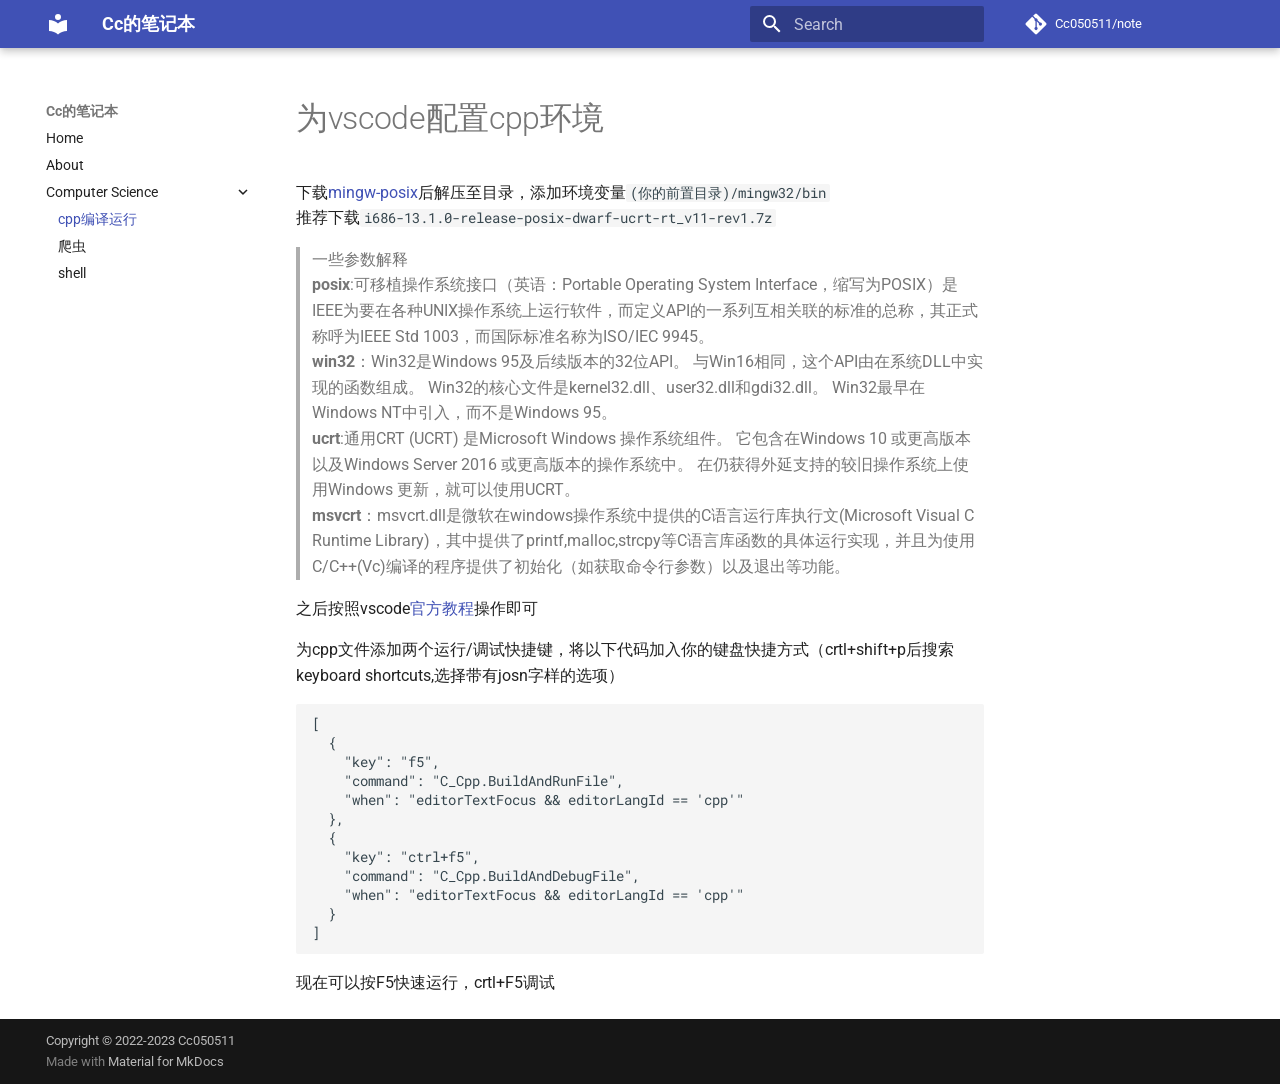
<file: cpp编译运行/index.html>
<!doctype html>
<html lang="en" class="no-js">
  <head>
    
      <meta charset="utf-8">
      <meta name="viewport" content="width=device-width,initial-scale=1">
      
        <meta name="description" content="Cc的笔记本">
      
      
      
        <link rel="canonical" href="https://cc050511.github.io/note/cpp%E7%BC%96%E8%AF%91%E8%BF%90%E8%A1%8C/">
      
      
        <link rel="prev" href="../about/">
      
      
        <link rel="next" href="../%E7%88%AC%E8%99%AB/">
      
      <link rel="icon" href="../assets/images/favicon.png">
      <meta name="generator" content="mkdocs-1.4.3, mkdocs-material-9.1.19">
    
    
      
        <title>cpp编译运行 - Cc的笔记本</title>
      
    
    
      <link rel="stylesheet" href="../assets/stylesheets/main.eebd395e.min.css">
      
      

    
    
    
      
        
        
        <link rel="preconnect" href="https://fonts.gstatic.com" crossorigin>
        <link rel="stylesheet" href="https://fonts.googleapis.com/css?family=Roboto:300,300i,400,400i,700,700i%7CRoboto+Mono:400,400i,700,700i&display=fallback">
        <style>:root{--md-text-font:"Roboto";--md-code-font:"Roboto Mono"}</style>
      
    
    
    <script>__md_scope=new URL("..",location),__md_hash=e=>[...e].reduce((e,_)=>(e<<5)-e+_.charCodeAt(0),0),__md_get=(e,_=localStorage,t=__md_scope)=>JSON.parse(_.getItem(t.pathname+"."+e)),__md_set=(e,_,t=localStorage,a=__md_scope)=>{try{t.setItem(a.pathname+"."+e,JSON.stringify(_))}catch(e){}}</script>
    
      

    
    
    
  </head>
  
  
    <body dir="ltr">
  
    
    
      <script>var palette=__md_get("__palette");if(palette&&"object"==typeof palette.color)for(var key of Object.keys(palette.color))document.body.setAttribute("data-md-color-"+key,palette.color[key])</script>
    
    <input class="md-toggle" data-md-toggle="drawer" type="checkbox" id="__drawer" autocomplete="off">
    <input class="md-toggle" data-md-toggle="search" type="checkbox" id="__search" autocomplete="off">
    <label class="md-overlay" for="__drawer"></label>
    <div data-md-component="skip">
      
        
        <a href="#vscodecpp" class="md-skip">
          Skip to content
        </a>
      
    </div>
    <div data-md-component="announce">
      
    </div>
    
    
      

  

<header class="md-header md-header--shadow" data-md-component="header">
  <nav class="md-header__inner md-grid" aria-label="Header">
    <a href=".." title="Cc的笔记本" class="md-header__button md-logo" aria-label="Cc的笔记本" data-md-component="logo">
      
  
  <svg xmlns="http://www.w3.org/2000/svg" viewBox="0 0 24 24"><path d="M12 8a3 3 0 0 0 3-3 3 3 0 0 0-3-3 3 3 0 0 0-3 3 3 3 0 0 0 3 3m0 3.54C9.64 9.35 6.5 8 3 8v11c3.5 0 6.64 1.35 9 3.54 2.36-2.19 5.5-3.54 9-3.54V8c-3.5 0-6.64 1.35-9 3.54Z"/></svg>

    </a>
    <label class="md-header__button md-icon" for="__drawer">
      <svg xmlns="http://www.w3.org/2000/svg" viewBox="0 0 24 24"><path d="M3 6h18v2H3V6m0 5h18v2H3v-2m0 5h18v2H3v-2Z"/></svg>
    </label>
    <div class="md-header__title" data-md-component="header-title">
      <div class="md-header__ellipsis">
        <div class="md-header__topic">
          <span class="md-ellipsis">
            Cc的笔记本
          </span>
        </div>
        <div class="md-header__topic" data-md-component="header-topic">
          <span class="md-ellipsis">
            
              cpp编译运行
            
          </span>
        </div>
      </div>
    </div>
    
    
    
      <label class="md-header__button md-icon" for="__search">
        <svg xmlns="http://www.w3.org/2000/svg" viewBox="0 0 24 24"><path d="M9.5 3A6.5 6.5 0 0 1 16 9.5c0 1.61-.59 3.09-1.56 4.23l.27.27h.79l5 5-1.5 1.5-5-5v-.79l-.27-.27A6.516 6.516 0 0 1 9.5 16 6.5 6.5 0 0 1 3 9.5 6.5 6.5 0 0 1 9.5 3m0 2C7 5 5 7 5 9.5S7 14 9.5 14 14 12 14 9.5 12 5 9.5 5Z"/></svg>
      </label>
      <div class="md-search" data-md-component="search" role="dialog">
  <label class="md-search__overlay" for="__search"></label>
  <div class="md-search__inner" role="search">
    <form class="md-search__form" name="search">
      <input type="text" class="md-search__input" name="query" aria-label="Search" placeholder="Search" autocapitalize="off" autocorrect="off" autocomplete="off" spellcheck="false" data-md-component="search-query" required>
      <label class="md-search__icon md-icon" for="__search">
        <svg xmlns="http://www.w3.org/2000/svg" viewBox="0 0 24 24"><path d="M9.5 3A6.5 6.5 0 0 1 16 9.5c0 1.61-.59 3.09-1.56 4.23l.27.27h.79l5 5-1.5 1.5-5-5v-.79l-.27-.27A6.516 6.516 0 0 1 9.5 16 6.5 6.5 0 0 1 3 9.5 6.5 6.5 0 0 1 9.5 3m0 2C7 5 5 7 5 9.5S7 14 9.5 14 14 12 14 9.5 12 5 9.5 5Z"/></svg>
        <svg xmlns="http://www.w3.org/2000/svg" viewBox="0 0 24 24"><path d="M20 11v2H8l5.5 5.5-1.42 1.42L4.16 12l7.92-7.92L13.5 5.5 8 11h12Z"/></svg>
      </label>
      <nav class="md-search__options" aria-label="Search">
        
        <button type="reset" class="md-search__icon md-icon" title="Clear" aria-label="Clear" tabindex="-1">
          <svg xmlns="http://www.w3.org/2000/svg" viewBox="0 0 24 24"><path d="M19 6.41 17.59 5 12 10.59 6.41 5 5 6.41 10.59 12 5 17.59 6.41 19 12 13.41 17.59 19 19 17.59 13.41 12 19 6.41Z"/></svg>
        </button>
      </nav>
      
    </form>
    <div class="md-search__output">
      <div class="md-search__scrollwrap" data-md-scrollfix>
        <div class="md-search-result" data-md-component="search-result">
          <div class="md-search-result__meta">
            Initializing search
          </div>
          <ol class="md-search-result__list" role="presentation"></ol>
        </div>
      </div>
    </div>
  </div>
</div>
    
    
      <div class="md-header__source">
        <a href="https://github.com/Cc050511/note/" title="Go to repository" class="md-source" data-md-component="source">
  <div class="md-source__icon md-icon">
    
    <svg xmlns="http://www.w3.org/2000/svg" viewBox="0 0 448 512"><!--! Font Awesome Free 6.4.0 by @fontawesome - https://fontawesome.com License - https://fontawesome.com/license/free (Icons: CC BY 4.0, Fonts: SIL OFL 1.1, Code: MIT License) Copyright 2023 Fonticons, Inc.--><path d="M439.55 236.05 244 40.45a28.87 28.87 0 0 0-40.81 0l-40.66 40.63 51.52 51.52c27.06-9.14 52.68 16.77 43.39 43.68l49.66 49.66c34.23-11.8 61.18 31 35.47 56.69-26.49 26.49-70.21-2.87-56-37.34L240.22 199v121.85c25.3 12.54 22.26 41.85 9.08 55a34.34 34.34 0 0 1-48.55 0c-17.57-17.6-11.07-46.91 11.25-56v-123c-20.8-8.51-24.6-30.74-18.64-45L142.57 101 8.45 235.14a28.86 28.86 0 0 0 0 40.81l195.61 195.6a28.86 28.86 0 0 0 40.8 0l194.69-194.69a28.86 28.86 0 0 0 0-40.81z"/></svg>
  </div>
  <div class="md-source__repository">
    Cc050511/note
  </div>
</a>
      </div>
    
  </nav>
  
</header>
    
    <div class="md-container" data-md-component="container">
      
      
        
          
        
      
      <main class="md-main" data-md-component="main">
        <div class="md-main__inner md-grid">
          
            
              
              <div class="md-sidebar md-sidebar--primary" data-md-component="sidebar" data-md-type="navigation" >
                <div class="md-sidebar__scrollwrap">
                  <div class="md-sidebar__inner">
                    


<nav class="md-nav md-nav--primary" aria-label="Navigation" data-md-level="0">
  <label class="md-nav__title" for="__drawer">
    <a href=".." title="Cc的笔记本" class="md-nav__button md-logo" aria-label="Cc的笔记本" data-md-component="logo">
      
  
  <svg xmlns="http://www.w3.org/2000/svg" viewBox="0 0 24 24"><path d="M12 8a3 3 0 0 0 3-3 3 3 0 0 0-3-3 3 3 0 0 0-3 3 3 3 0 0 0 3 3m0 3.54C9.64 9.35 6.5 8 3 8v11c3.5 0 6.64 1.35 9 3.54 2.36-2.19 5.5-3.54 9-3.54V8c-3.5 0-6.64 1.35-9 3.54Z"/></svg>

    </a>
    Cc的笔记本
  </label>
  
    <div class="md-nav__source">
      <a href="https://github.com/Cc050511/note/" title="Go to repository" class="md-source" data-md-component="source">
  <div class="md-source__icon md-icon">
    
    <svg xmlns="http://www.w3.org/2000/svg" viewBox="0 0 448 512"><!--! Font Awesome Free 6.4.0 by @fontawesome - https://fontawesome.com License - https://fontawesome.com/license/free (Icons: CC BY 4.0, Fonts: SIL OFL 1.1, Code: MIT License) Copyright 2023 Fonticons, Inc.--><path d="M439.55 236.05 244 40.45a28.87 28.87 0 0 0-40.81 0l-40.66 40.63 51.52 51.52c27.06-9.14 52.68 16.77 43.39 43.68l49.66 49.66c34.23-11.8 61.18 31 35.47 56.69-26.49 26.49-70.21-2.87-56-37.34L240.22 199v121.85c25.3 12.54 22.26 41.85 9.08 55a34.34 34.34 0 0 1-48.55 0c-17.57-17.6-11.07-46.91 11.25-56v-123c-20.8-8.51-24.6-30.74-18.64-45L142.57 101 8.45 235.14a28.86 28.86 0 0 0 0 40.81l195.61 195.6a28.86 28.86 0 0 0 40.8 0l194.69-194.69a28.86 28.86 0 0 0 0-40.81z"/></svg>
  </div>
  <div class="md-source__repository">
    Cc050511/note
  </div>
</a>
    </div>
  
  <ul class="md-nav__list" data-md-scrollfix>
    
      
      
      

  
  
  
    <li class="md-nav__item">
      <a href=".." class="md-nav__link">
        Home
      </a>
    </li>
  

    
      
      
      

  
  
  
    <li class="md-nav__item">
      <a href="../about/" class="md-nav__link">
        About
      </a>
    </li>
  

    
      
      
      

  
  
    
  
  
    
    <li class="md-nav__item md-nav__item--active md-nav__item--nested">
      
      
      
      
      <input class="md-nav__toggle md-toggle " type="checkbox" id="__nav_3" checked>
      
      
      
        <label class="md-nav__link" for="__nav_3" id="__nav_3_label" tabindex="0">
          Computer Science
          <span class="md-nav__icon md-icon"></span>
        </label>
      
      <nav class="md-nav" data-md-level="1" aria-labelledby="__nav_3_label" aria-expanded="true">
        <label class="md-nav__title" for="__nav_3">
          <span class="md-nav__icon md-icon"></span>
          Computer Science
        </label>
        <ul class="md-nav__list" data-md-scrollfix>
          
            
              
  
  
    
  
  
    <li class="md-nav__item md-nav__item--active">
      
      <input class="md-nav__toggle md-toggle" type="checkbox" id="__toc">
      
      
        
      
      
      <a href="./" class="md-nav__link md-nav__link--active">
        cpp编译运行
      </a>
      
    </li>
  

            
          
            
              
  
  
  
    <li class="md-nav__item">
      <a href="../%E7%88%AC%E8%99%AB/" class="md-nav__link">
        爬虫
      </a>
    </li>
  

            
          
            
              
  
  
  
    <li class="md-nav__item">
      <a href="../shell/" class="md-nav__link">
        shell
      </a>
    </li>
  

            
          
        </ul>
      </nav>
    </li>
  

    
  </ul>
</nav>
                  </div>
                </div>
              </div>
            
            
              
              <div class="md-sidebar md-sidebar--secondary" data-md-component="sidebar" data-md-type="toc" >
                <div class="md-sidebar__scrollwrap">
                  <div class="md-sidebar__inner">
                    

<nav class="md-nav md-nav--secondary" aria-label="Table of contents">
  
  
  
    
  
  
</nav>
                  </div>
                </div>
              </div>
            
          
          
            <div class="md-content" data-md-component="content">
              <article class="md-content__inner md-typeset">
                
                  

  
  


<h1 id="vscodecpp">为vscode配置cpp环境</h1>
<p>下载<a href="https://github.com/niXman/mingw-builds-binaries/releases">mingw-posix</a>后解压至目录，添加环境变量<code>(你的前置目录)/mingw32/bin</code><br />
推荐下载<code>i686-13.1.0-release-posix-dwarf-ucrt-rt_v11-rev1.7z</code></p>
<blockquote>
<p>一些参数解释<br />
<strong>posix</strong>:可移植操作系统接口（英语：Portable Operating System Interface，缩写为POSIX）是IEEE为要在各种UNIX操作系统上运行软件，而定义API的一系列互相关联的标准的总称，其正式称呼为IEEE Std 1003，而国际标准名称为ISO/IEC 9945。<br />
<strong>win32</strong>：Win32是Windows 95及后续版本的32位API。 与Win16相同，这个API由在系统DLL中实现的函数组成。 Win32的核心文件是kernel32.dll、user32.dll和gdi32.dll。 Win32最早在Windows NT中引入，而不是Windows 95。<br />
<strong>ucrt</strong>:通用CRT (UCRT) 是Microsoft Windows 操作系统组件。 它包含在Windows 10 或更高版本以及Windows Server 2016 或更高版本的操作系统中。 在仍获得外延支持的较旧操作系统上使用Windows 更新，就可以使用UCRT。<br />
<strong>msvcrt</strong>：msvcrt.dll是微软在windows操作系统中提供的C语言运行库执行文(Microsoft Visual C Runtime Library)，其中提供了printf,malloc,strcpy等C语言库函数的具体运行实现，并且为使用C/C++(Vc)编译的程序提供了初始化（如获取命令行参数）以及退出等功能。  </p>
</blockquote>
<p>之后按照vscode<a href="https://code.visualstudio.com/docs/cpp/config-mingw">官方教程</a>操作即可</p>
<p>为cpp文件添加两个运行/调试快捷键，将以下代码加入你的键盘快捷方式（crtl+shift+p后搜索keyboard shortcuts,选择带有josn字样的选项）</p>
<pre><code class="language-json">[
  {
    &quot;key&quot;: &quot;f5&quot;,
    &quot;command&quot;: &quot;C_Cpp.BuildAndRunFile&quot;,
    &quot;when&quot;: &quot;editorTextFocus &amp;&amp; editorLangId == 'cpp'&quot;
  },
  {
    &quot;key&quot;: &quot;ctrl+f5&quot;,
    &quot;command&quot;: &quot;C_Cpp.BuildAndDebugFile&quot;,
    &quot;when&quot;: &quot;editorTextFocus &amp;&amp; editorLangId == 'cpp'&quot;
  }
]
</code></pre>
<p>现在可以按F5快速运行，crtl+F5调试</p>





                
              </article>
            </div>
          
          
        </div>
        
      </main>
      
        <footer class="md-footer">
  
  <div class="md-footer-meta md-typeset">
    <div class="md-footer-meta__inner md-grid">
      <div class="md-copyright">
  
    <div class="md-copyright__highlight">
      Copyright &copy; 2022-2023 <a href="https://github.com/Cc050511" target="_blank" rel="noopener">Cc050511</a>
    </div>
  
  
    Made with
    <a href="https://squidfunk.github.io/mkdocs-material/" target="_blank" rel="noopener">
      Material for MkDocs
    </a>
  
</div>
      
    </div>
  </div>
</footer>
      
    </div>
    <div class="md-dialog" data-md-component="dialog">
      <div class="md-dialog__inner md-typeset"></div>
    </div>
    
    <script id="__config" type="application/json">{"base": "..", "features": [], "search": "../assets/javascripts/workers/search.74e28a9f.min.js", "translations": {"clipboard.copied": "Copied to clipboard", "clipboard.copy": "Copy to clipboard", "search.result.more.one": "1 more on this page", "search.result.more.other": "# more on this page", "search.result.none": "No matching documents", "search.result.one": "1 matching document", "search.result.other": "# matching documents", "search.result.placeholder": "Type to start searching", "search.result.term.missing": "Missing", "select.version": "Select version"}}</script>
    
    
      <script src="../assets/javascripts/bundle.220ee61c.min.js"></script>
      
    
  </body>
</html>
</file>
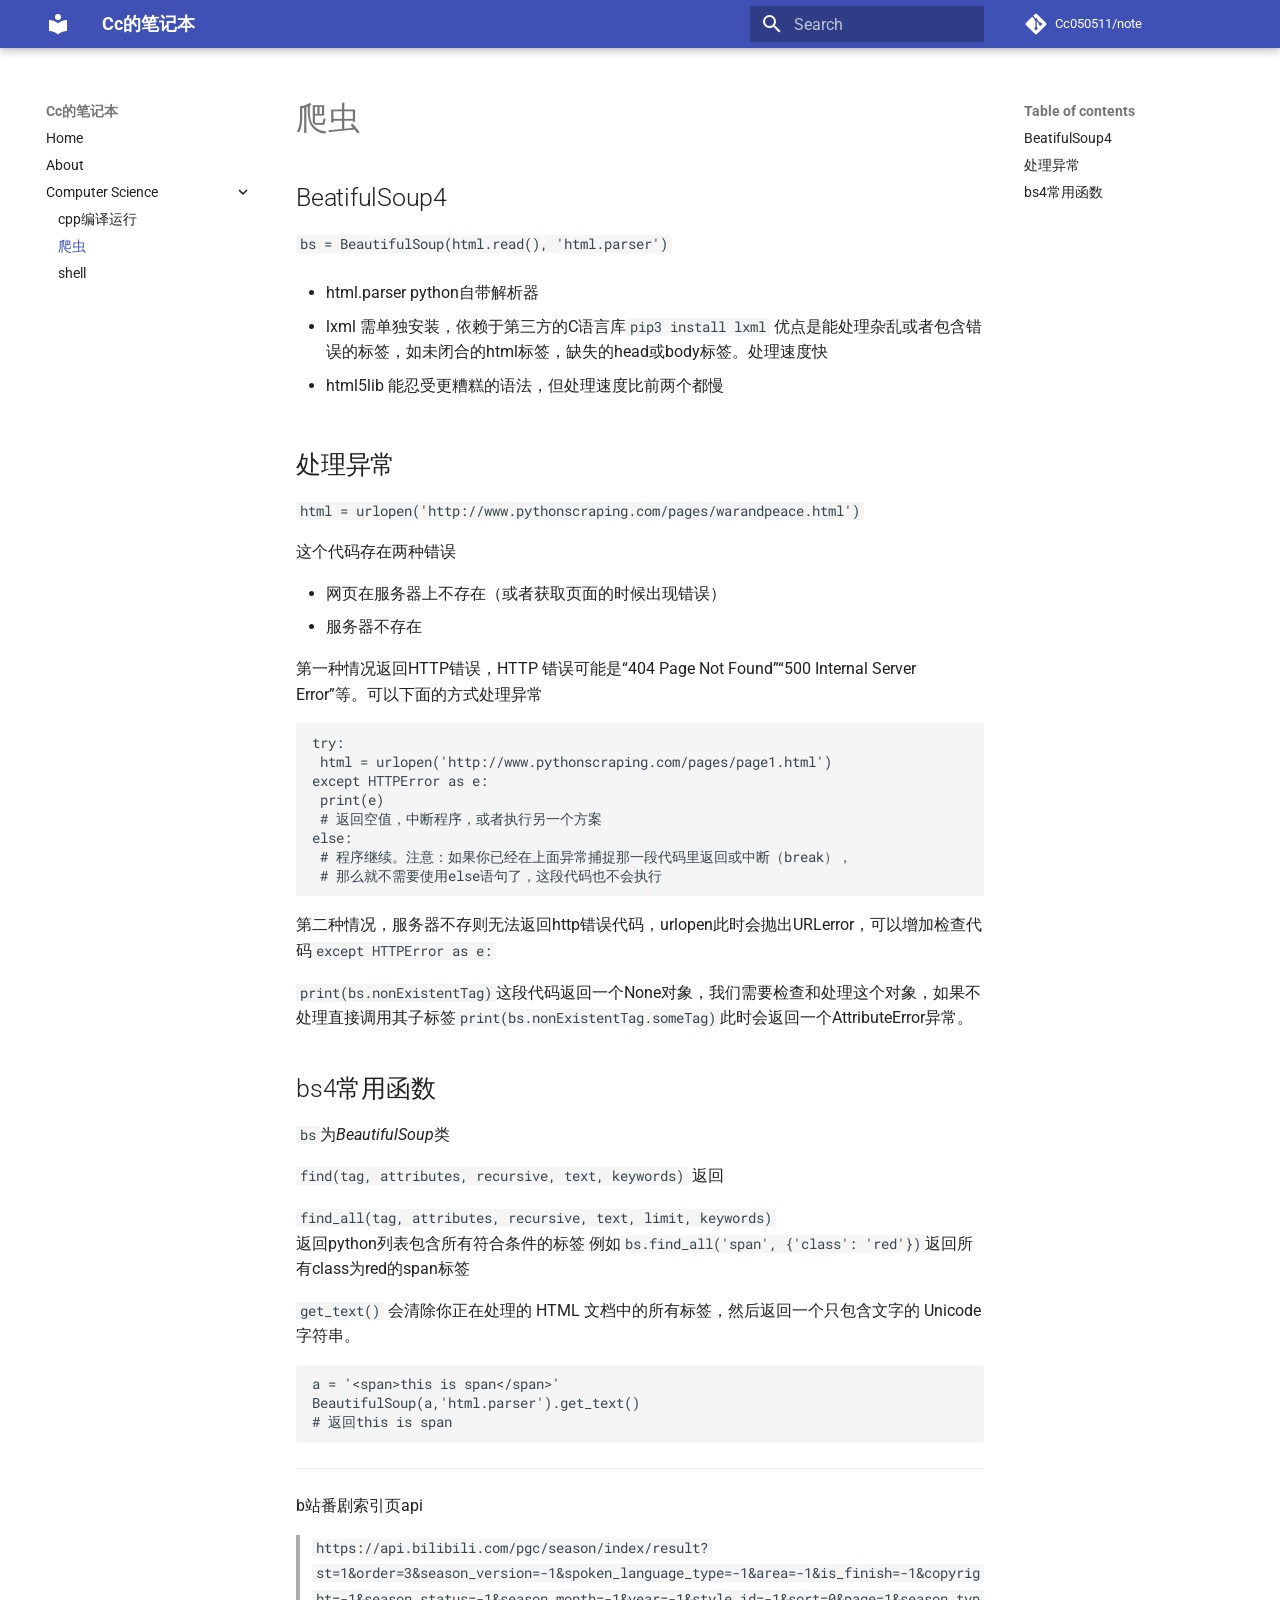
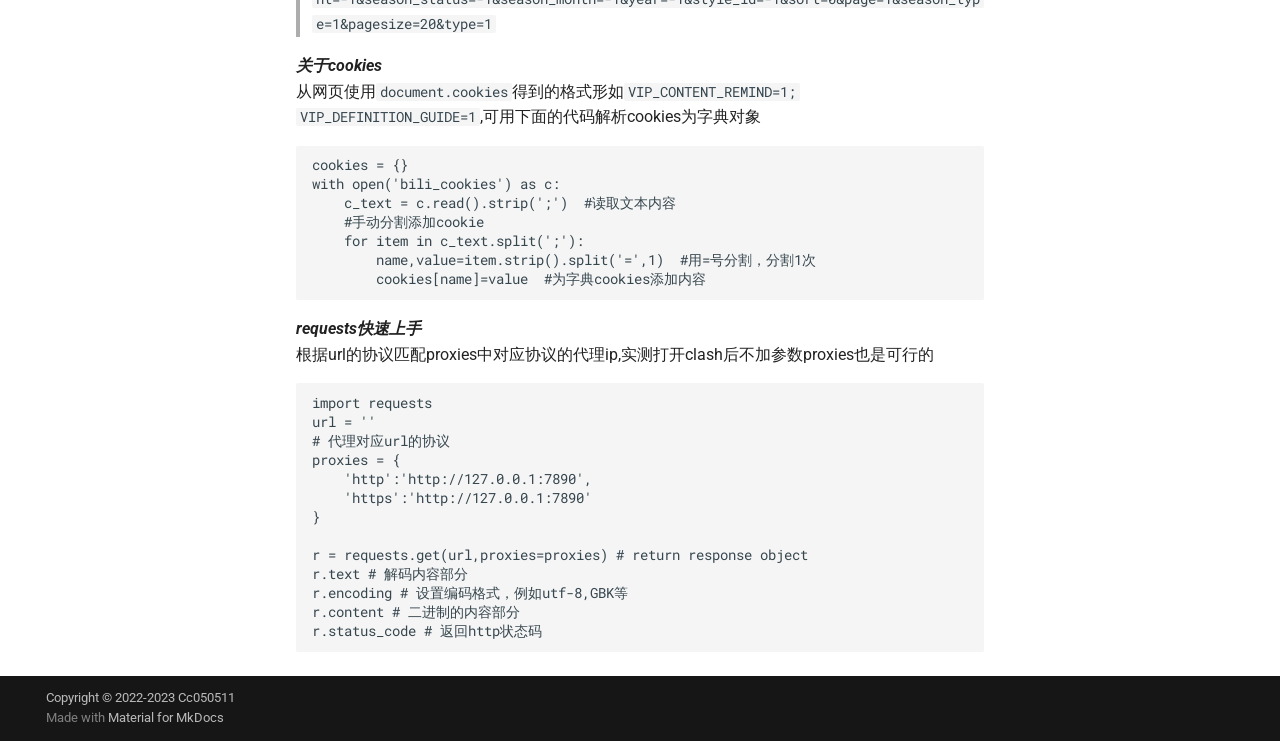
<file: 爬虫/index.html>
<!doctype html>
<html lang="en" class="no-js">
  <head>
    
      <meta charset="utf-8">
      <meta name="viewport" content="width=device-width,initial-scale=1">
      
        <meta name="description" content="Cc的笔记本">
      
      
      
        <link rel="canonical" href="https://cc050511.github.io/note/%E7%88%AC%E8%99%AB/">
      
      
        <link rel="prev" href="../cpp%E7%BC%96%E8%AF%91%E8%BF%90%E8%A1%8C/">
      
      
        <link rel="next" href="../shell/">
      
      <link rel="icon" href="../assets/images/favicon.png">
      <meta name="generator" content="mkdocs-1.4.3, mkdocs-material-9.1.19">
    
    
      
        <title>爬虫 - Cc的笔记本</title>
      
    
    
      <link rel="stylesheet" href="../assets/stylesheets/main.eebd395e.min.css">
      
      

    
    
    
      
        
        
        <link rel="preconnect" href="https://fonts.gstatic.com" crossorigin>
        <link rel="stylesheet" href="https://fonts.googleapis.com/css?family=Roboto:300,300i,400,400i,700,700i%7CRoboto+Mono:400,400i,700,700i&display=fallback">
        <style>:root{--md-text-font:"Roboto";--md-code-font:"Roboto Mono"}</style>
      
    
    
    <script>__md_scope=new URL("..",location),__md_hash=e=>[...e].reduce((e,_)=>(e<<5)-e+_.charCodeAt(0),0),__md_get=(e,_=localStorage,t=__md_scope)=>JSON.parse(_.getItem(t.pathname+"."+e)),__md_set=(e,_,t=localStorage,a=__md_scope)=>{try{t.setItem(a.pathname+"."+e,JSON.stringify(_))}catch(e){}}</script>
    
      

    
    
    
  </head>
  
  
    <body dir="ltr">
  
    
    
      <script>var palette=__md_get("__palette");if(palette&&"object"==typeof palette.color)for(var key of Object.keys(palette.color))document.body.setAttribute("data-md-color-"+key,palette.color[key])</script>
    
    <input class="md-toggle" data-md-toggle="drawer" type="checkbox" id="__drawer" autocomplete="off">
    <input class="md-toggle" data-md-toggle="search" type="checkbox" id="__search" autocomplete="off">
    <label class="md-overlay" for="__drawer"></label>
    <div data-md-component="skip">
      
        
        <a href="#beatifulsoup4" class="md-skip">
          Skip to content
        </a>
      
    </div>
    <div data-md-component="announce">
      
    </div>
    
    
      

  

<header class="md-header md-header--shadow" data-md-component="header">
  <nav class="md-header__inner md-grid" aria-label="Header">
    <a href=".." title="Cc的笔记本" class="md-header__button md-logo" aria-label="Cc的笔记本" data-md-component="logo">
      
  
  <svg xmlns="http://www.w3.org/2000/svg" viewBox="0 0 24 24"><path d="M12 8a3 3 0 0 0 3-3 3 3 0 0 0-3-3 3 3 0 0 0-3 3 3 3 0 0 0 3 3m0 3.54C9.64 9.35 6.5 8 3 8v11c3.5 0 6.64 1.35 9 3.54 2.36-2.19 5.5-3.54 9-3.54V8c-3.5 0-6.64 1.35-9 3.54Z"/></svg>

    </a>
    <label class="md-header__button md-icon" for="__drawer">
      <svg xmlns="http://www.w3.org/2000/svg" viewBox="0 0 24 24"><path d="M3 6h18v2H3V6m0 5h18v2H3v-2m0 5h18v2H3v-2Z"/></svg>
    </label>
    <div class="md-header__title" data-md-component="header-title">
      <div class="md-header__ellipsis">
        <div class="md-header__topic">
          <span class="md-ellipsis">
            Cc的笔记本
          </span>
        </div>
        <div class="md-header__topic" data-md-component="header-topic">
          <span class="md-ellipsis">
            
              爬虫
            
          </span>
        </div>
      </div>
    </div>
    
    
    
      <label class="md-header__button md-icon" for="__search">
        <svg xmlns="http://www.w3.org/2000/svg" viewBox="0 0 24 24"><path d="M9.5 3A6.5 6.5 0 0 1 16 9.5c0 1.61-.59 3.09-1.56 4.23l.27.27h.79l5 5-1.5 1.5-5-5v-.79l-.27-.27A6.516 6.516 0 0 1 9.5 16 6.5 6.5 0 0 1 3 9.5 6.5 6.5 0 0 1 9.5 3m0 2C7 5 5 7 5 9.5S7 14 9.5 14 14 12 14 9.5 12 5 9.5 5Z"/></svg>
      </label>
      <div class="md-search" data-md-component="search" role="dialog">
  <label class="md-search__overlay" for="__search"></label>
  <div class="md-search__inner" role="search">
    <form class="md-search__form" name="search">
      <input type="text" class="md-search__input" name="query" aria-label="Search" placeholder="Search" autocapitalize="off" autocorrect="off" autocomplete="off" spellcheck="false" data-md-component="search-query" required>
      <label class="md-search__icon md-icon" for="__search">
        <svg xmlns="http://www.w3.org/2000/svg" viewBox="0 0 24 24"><path d="M9.5 3A6.5 6.5 0 0 1 16 9.5c0 1.61-.59 3.09-1.56 4.23l.27.27h.79l5 5-1.5 1.5-5-5v-.79l-.27-.27A6.516 6.516 0 0 1 9.5 16 6.5 6.5 0 0 1 3 9.5 6.5 6.5 0 0 1 9.5 3m0 2C7 5 5 7 5 9.5S7 14 9.5 14 14 12 14 9.5 12 5 9.5 5Z"/></svg>
        <svg xmlns="http://www.w3.org/2000/svg" viewBox="0 0 24 24"><path d="M20 11v2H8l5.5 5.5-1.42 1.42L4.16 12l7.92-7.92L13.5 5.5 8 11h12Z"/></svg>
      </label>
      <nav class="md-search__options" aria-label="Search">
        
        <button type="reset" class="md-search__icon md-icon" title="Clear" aria-label="Clear" tabindex="-1">
          <svg xmlns="http://www.w3.org/2000/svg" viewBox="0 0 24 24"><path d="M19 6.41 17.59 5 12 10.59 6.41 5 5 6.41 10.59 12 5 17.59 6.41 19 12 13.41 17.59 19 19 17.59 13.41 12 19 6.41Z"/></svg>
        </button>
      </nav>
      
    </form>
    <div class="md-search__output">
      <div class="md-search__scrollwrap" data-md-scrollfix>
        <div class="md-search-result" data-md-component="search-result">
          <div class="md-search-result__meta">
            Initializing search
          </div>
          <ol class="md-search-result__list" role="presentation"></ol>
        </div>
      </div>
    </div>
  </div>
</div>
    
    
      <div class="md-header__source">
        <a href="https://github.com/Cc050511/note/" title="Go to repository" class="md-source" data-md-component="source">
  <div class="md-source__icon md-icon">
    
    <svg xmlns="http://www.w3.org/2000/svg" viewBox="0 0 448 512"><!--! Font Awesome Free 6.4.0 by @fontawesome - https://fontawesome.com License - https://fontawesome.com/license/free (Icons: CC BY 4.0, Fonts: SIL OFL 1.1, Code: MIT License) Copyright 2023 Fonticons, Inc.--><path d="M439.55 236.05 244 40.45a28.87 28.87 0 0 0-40.81 0l-40.66 40.63 51.52 51.52c27.06-9.14 52.68 16.77 43.39 43.68l49.66 49.66c34.23-11.8 61.18 31 35.47 56.69-26.49 26.49-70.21-2.87-56-37.34L240.22 199v121.85c25.3 12.54 22.26 41.85 9.08 55a34.34 34.34 0 0 1-48.55 0c-17.57-17.6-11.07-46.91 11.25-56v-123c-20.8-8.51-24.6-30.74-18.64-45L142.57 101 8.45 235.14a28.86 28.86 0 0 0 0 40.81l195.61 195.6a28.86 28.86 0 0 0 40.8 0l194.69-194.69a28.86 28.86 0 0 0 0-40.81z"/></svg>
  </div>
  <div class="md-source__repository">
    Cc050511/note
  </div>
</a>
      </div>
    
  </nav>
  
</header>
    
    <div class="md-container" data-md-component="container">
      
      
        
          
        
      
      <main class="md-main" data-md-component="main">
        <div class="md-main__inner md-grid">
          
            
              
              <div class="md-sidebar md-sidebar--primary" data-md-component="sidebar" data-md-type="navigation" >
                <div class="md-sidebar__scrollwrap">
                  <div class="md-sidebar__inner">
                    


<nav class="md-nav md-nav--primary" aria-label="Navigation" data-md-level="0">
  <label class="md-nav__title" for="__drawer">
    <a href=".." title="Cc的笔记本" class="md-nav__button md-logo" aria-label="Cc的笔记本" data-md-component="logo">
      
  
  <svg xmlns="http://www.w3.org/2000/svg" viewBox="0 0 24 24"><path d="M12 8a3 3 0 0 0 3-3 3 3 0 0 0-3-3 3 3 0 0 0-3 3 3 3 0 0 0 3 3m0 3.54C9.64 9.35 6.5 8 3 8v11c3.5 0 6.64 1.35 9 3.54 2.36-2.19 5.5-3.54 9-3.54V8c-3.5 0-6.64 1.35-9 3.54Z"/></svg>

    </a>
    Cc的笔记本
  </label>
  
    <div class="md-nav__source">
      <a href="https://github.com/Cc050511/note/" title="Go to repository" class="md-source" data-md-component="source">
  <div class="md-source__icon md-icon">
    
    <svg xmlns="http://www.w3.org/2000/svg" viewBox="0 0 448 512"><!--! Font Awesome Free 6.4.0 by @fontawesome - https://fontawesome.com License - https://fontawesome.com/license/free (Icons: CC BY 4.0, Fonts: SIL OFL 1.1, Code: MIT License) Copyright 2023 Fonticons, Inc.--><path d="M439.55 236.05 244 40.45a28.87 28.87 0 0 0-40.81 0l-40.66 40.63 51.52 51.52c27.06-9.14 52.68 16.77 43.39 43.68l49.66 49.66c34.23-11.8 61.18 31 35.47 56.69-26.49 26.49-70.21-2.87-56-37.34L240.22 199v121.85c25.3 12.54 22.26 41.85 9.08 55a34.34 34.34 0 0 1-48.55 0c-17.57-17.6-11.07-46.91 11.25-56v-123c-20.8-8.51-24.6-30.74-18.64-45L142.57 101 8.45 235.14a28.86 28.86 0 0 0 0 40.81l195.61 195.6a28.86 28.86 0 0 0 40.8 0l194.69-194.69a28.86 28.86 0 0 0 0-40.81z"/></svg>
  </div>
  <div class="md-source__repository">
    Cc050511/note
  </div>
</a>
    </div>
  
  <ul class="md-nav__list" data-md-scrollfix>
    
      
      
      

  
  
  
    <li class="md-nav__item">
      <a href=".." class="md-nav__link">
        Home
      </a>
    </li>
  

    
      
      
      

  
  
  
    <li class="md-nav__item">
      <a href="../about/" class="md-nav__link">
        About
      </a>
    </li>
  

    
      
      
      

  
  
    
  
  
    
    <li class="md-nav__item md-nav__item--active md-nav__item--nested">
      
      
      
      
      <input class="md-nav__toggle md-toggle " type="checkbox" id="__nav_3" checked>
      
      
      
        <label class="md-nav__link" for="__nav_3" id="__nav_3_label" tabindex="0">
          Computer Science
          <span class="md-nav__icon md-icon"></span>
        </label>
      
      <nav class="md-nav" data-md-level="1" aria-labelledby="__nav_3_label" aria-expanded="true">
        <label class="md-nav__title" for="__nav_3">
          <span class="md-nav__icon md-icon"></span>
          Computer Science
        </label>
        <ul class="md-nav__list" data-md-scrollfix>
          
            
              
  
  
  
    <li class="md-nav__item">
      <a href="../cpp%E7%BC%96%E8%AF%91%E8%BF%90%E8%A1%8C/" class="md-nav__link">
        cpp编译运行
      </a>
    </li>
  

            
          
            
              
  
  
    
  
  
    <li class="md-nav__item md-nav__item--active">
      
      <input class="md-nav__toggle md-toggle" type="checkbox" id="__toc">
      
      
      
        <label class="md-nav__link md-nav__link--active" for="__toc">
          爬虫
          <span class="md-nav__icon md-icon"></span>
        </label>
      
      <a href="./" class="md-nav__link md-nav__link--active">
        爬虫
      </a>
      
        

<nav class="md-nav md-nav--secondary" aria-label="Table of contents">
  
  
  
  
    <label class="md-nav__title" for="__toc">
      <span class="md-nav__icon md-icon"></span>
      Table of contents
    </label>
    <ul class="md-nav__list" data-md-component="toc" data-md-scrollfix>
      
        <li class="md-nav__item">
  <a href="#beatifulsoup4" class="md-nav__link">
    BeatifulSoup4
  </a>
  
</li>
      
        <li class="md-nav__item">
  <a href="#_1" class="md-nav__link">
    处理异常
  </a>
  
</li>
      
        <li class="md-nav__item">
  <a href="#bs4" class="md-nav__link">
    bs4常用函数
  </a>
  
</li>
      
    </ul>
  
</nav>
      
    </li>
  

            
          
            
              
  
  
  
    <li class="md-nav__item">
      <a href="../shell/" class="md-nav__link">
        shell
      </a>
    </li>
  

            
          
        </ul>
      </nav>
    </li>
  

    
  </ul>
</nav>
                  </div>
                </div>
              </div>
            
            
              
              <div class="md-sidebar md-sidebar--secondary" data-md-component="sidebar" data-md-type="toc" >
                <div class="md-sidebar__scrollwrap">
                  <div class="md-sidebar__inner">
                    

<nav class="md-nav md-nav--secondary" aria-label="Table of contents">
  
  
  
  
    <label class="md-nav__title" for="__toc">
      <span class="md-nav__icon md-icon"></span>
      Table of contents
    </label>
    <ul class="md-nav__list" data-md-component="toc" data-md-scrollfix>
      
        <li class="md-nav__item">
  <a href="#beatifulsoup4" class="md-nav__link">
    BeatifulSoup4
  </a>
  
</li>
      
        <li class="md-nav__item">
  <a href="#_1" class="md-nav__link">
    处理异常
  </a>
  
</li>
      
        <li class="md-nav__item">
  <a href="#bs4" class="md-nav__link">
    bs4常用函数
  </a>
  
</li>
      
    </ul>
  
</nav>
                  </div>
                </div>
              </div>
            
          
          
            <div class="md-content" data-md-component="content">
              <article class="md-content__inner md-typeset">
                
                  

  
  


  <h1>爬虫</h1>

<h2 id="beatifulsoup4">BeatifulSoup4</h2>
<p><code>bs = BeautifulSoup(html.read(), 'html.parser')</code></p>
<ul>
<li>
<p>html.parser python自带解析器  </p>
</li>
<li>
<p>lxml 需单独安装，依赖于第三方的C语言库<code>pip3 install lxml</code> 优点是能处理杂乱或者包含错误的标签，如未闭合的html标签，缺失的head或body标签。处理速度快</p>
</li>
<li>
<p>html5lib 能忍受更糟糕的语法，但处理速度比前两个都慢</p>
</li>
</ul>
<h2 id="_1">处理异常</h2>
<p><code>html = urlopen('http://www.pythonscraping.com/pages/warandpeace.html')</code></p>
<p>这个代码存在两种错误</p>
<ul>
<li>网页在服务器上不存在（或者获取页面的时候出现错误）</li>
<li>服务器不存在</li>
</ul>
<p>第一种情况返回HTTP错误，HTTP 错误可能是“404 Page Not Found”“500 Internal Server Error”等。可以下面的方式处理异常</p>
<pre><code class="language-python">try:
 html = urlopen('http://www.pythonscraping.com/pages/page1.html')
except HTTPError as e:
 print(e)
 # 返回空值，中断程序，或者执行另一个方案
else:
 # 程序继续。注意：如果你已经在上面异常捕捉那一段代码里返回或中断（break），
 # 那么就不需要使用else语句了，这段代码也不会执行
</code></pre>
<p>第二种情况，服务器不存则无法返回http错误代码，urlopen此时会抛出URLerror，可以增加检查代码<code>except HTTPError as e:</code></p>
<p><code>print(bs.nonExistentTag)</code>这段代码返回一个None对象，我们需要检查和处理这个对象，如果不处理直接调用其子标签<code>print(bs.nonExistentTag.someTag)</code>此时会返回一个AttributeError异常。</p>
<h2 id="bs4">bs4常用函数</h2>
<p><code>bs</code>为<em>BeautifulSoup</em>类</p>
<p><code>find(tag, attributes, recursive, text, keywords)</code>
返回</p>
<p><code>find_all(tag, attributes, recursive, text, limit, keywords)</code><br />
返回python列表包含所有符合条件的标签
例如<code>bs.find_all('span', {'class': 'red'})</code>返回所有class为red的span标签</p>
<p><code>get_text()</code>
会清除你正在处理的 HTML 文档中的所有标签，然后返回一个只包含文字的 Unicode 字符串。</p>
<pre><code class="language-py">a = '&lt;span&gt;this is span&lt;/span&gt;'
BeautifulSoup(a,'html.parser').get_text()
# 返回this is span
</code></pre>
<hr />
<p>b站番剧索引页api  </p>
<blockquote>
<p><code>https://api.bilibili.com/pgc/season/index/result?st=1&amp;order=3&amp;season_version=-1&amp;spoken_language_type=-1&amp;area=-1&amp;is_finish=-1&amp;copyright=-1&amp;season_status=-1&amp;season_month=-1&amp;year=-1&amp;style_id=-1&amp;sort=0&amp;page=1&amp;season_type=1&amp;pagesize=20&amp;type=1</code></p>
</blockquote>
<p><strong><em>关于cookies</em></strong><br />
从网页使用<code>document.cookies</code>得到的格式形如<code>VIP_CONTENT_REMIND=1; VIP_DEFINITION_GUIDE=1</code>,可用下面的代码解析cookies为字典对象</p>
<pre><code class="language-py">cookies = {}
with open('bili_cookies') as c:
    c_text = c.read().strip(';')  #读取文本内容
    #手动分割添加cookie
    for item in c_text.split(';'):
        name,value=item.strip().split('=',1)  #用=号分割，分割1次
        cookies[name]=value  #为字典cookies添加内容
</code></pre>
<p><strong><em>requests快速上手</em></strong><br />
根据url的协议匹配proxies中对应协议的代理ip,实测打开clash后不加参数proxies也是可行的</p>
<pre><code class="language-py">import requests
url = ''
# 代理对应url的协议
proxies = {
    'http':'http://127.0.0.1:7890',
    'https':'http://127.0.0.1:7890'
}

r = requests.get(url,proxies=proxies) # return response object
r.text # 解码内容部分
r.encoding # 设置编码格式，例如utf-8,GBK等
r.content # 二进制的内容部分
r.status_code # 返回http状态码
</code></pre>





                
              </article>
            </div>
          
          
        </div>
        
      </main>
      
        <footer class="md-footer">
  
  <div class="md-footer-meta md-typeset">
    <div class="md-footer-meta__inner md-grid">
      <div class="md-copyright">
  
    <div class="md-copyright__highlight">
      Copyright &copy; 2022-2023 <a href="https://github.com/Cc050511" target="_blank" rel="noopener">Cc050511</a>
    </div>
  
  
    Made with
    <a href="https://squidfunk.github.io/mkdocs-material/" target="_blank" rel="noopener">
      Material for MkDocs
    </a>
  
</div>
      
    </div>
  </div>
</footer>
      
    </div>
    <div class="md-dialog" data-md-component="dialog">
      <div class="md-dialog__inner md-typeset"></div>
    </div>
    
    <script id="__config" type="application/json">{"base": "..", "features": [], "search": "../assets/javascripts/workers/search.74e28a9f.min.js", "translations": {"clipboard.copied": "Copied to clipboard", "clipboard.copy": "Copy to clipboard", "search.result.more.one": "1 more on this page", "search.result.more.other": "# more on this page", "search.result.none": "No matching documents", "search.result.one": "1 matching document", "search.result.other": "# matching documents", "search.result.placeholder": "Type to start searching", "search.result.term.missing": "Missing", "select.version": "Select version"}}</script>
    
    
      <script src="../assets/javascripts/bundle.220ee61c.min.js"></script>
      
    
  </body>
</html>
</file>
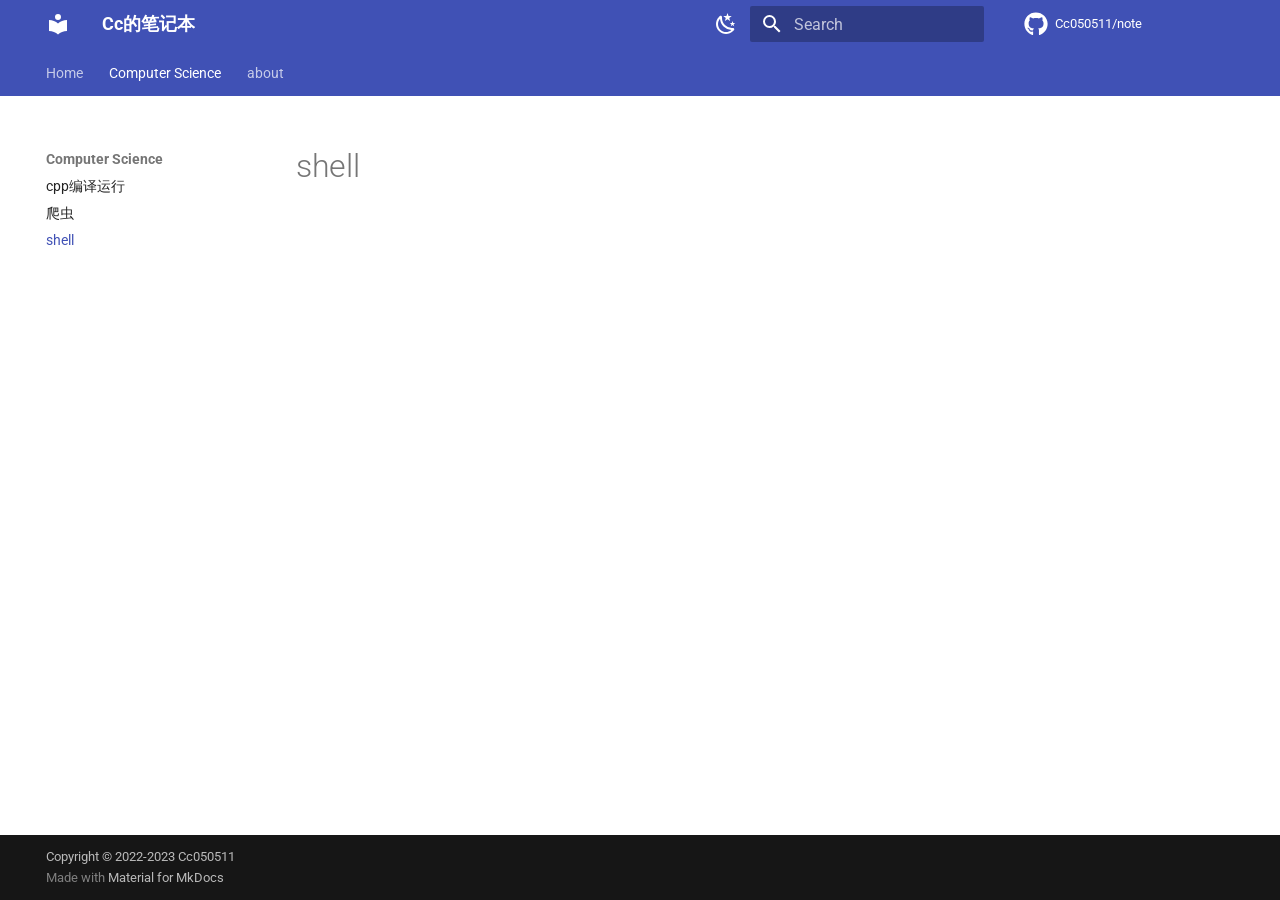
<file: cs/shell/index.html>
<!doctype html>
<html lang="en" class="no-js">
  <head>
    
      <meta charset="utf-8">
      <meta name="viewport" content="width=device-width,initial-scale=1">
      
        <meta name="description" content="Cc的笔记本">
      
      
      
        <link rel="canonical" href="https://cc050511.github.io/note/cs/shell/">
      
      
        <link rel="prev" href="../%E7%88%AC%E8%99%AB/">
      
      
        <link rel="next" href="../../about/">
      
      <link rel="icon" href="../../assets/images/favicon.png">
      <meta name="generator" content="mkdocs-1.4.3, mkdocs-material-9.1.19">
    
    
      
        <title>shell - Cc的笔记本</title>
      
    
    
      <link rel="stylesheet" href="../../assets/stylesheets/main.eebd395e.min.css">
      
        
        <link rel="stylesheet" href="../../assets/stylesheets/palette.ecc896b0.min.css">
      
      

    
    
    
      
        
        
        <link rel="preconnect" href="https://fonts.gstatic.com" crossorigin>
        <link rel="stylesheet" href="https://fonts.googleapis.com/css?family=Roboto:300,300i,400,400i,700,700i%7CRoboto+Mono:400,400i,700,700i&display=fallback">
        <style>:root{--md-text-font:"Roboto";--md-code-font:"Roboto Mono"}</style>
      
    
    
    <script>__md_scope=new URL("../..",location),__md_hash=e=>[...e].reduce((e,_)=>(e<<5)-e+_.charCodeAt(0),0),__md_get=(e,_=localStorage,t=__md_scope)=>JSON.parse(_.getItem(t.pathname+"."+e)),__md_set=(e,_,t=localStorage,a=__md_scope)=>{try{t.setItem(a.pathname+"."+e,JSON.stringify(_))}catch(e){}}</script>
    
      

    
    
    
  </head>
  
  
    
    
      
    
    
    
    
    <body dir="ltr" data-md-color-scheme="default" data-md-color-primary="indigo" data-md-color-accent="cyan">
  
    
    
      <script>var palette=__md_get("__palette");if(palette&&"object"==typeof palette.color)for(var key of Object.keys(palette.color))document.body.setAttribute("data-md-color-"+key,palette.color[key])</script>
    
    <input class="md-toggle" data-md-toggle="drawer" type="checkbox" id="__drawer" autocomplete="off">
    <input class="md-toggle" data-md-toggle="search" type="checkbox" id="__search" autocomplete="off">
    <label class="md-overlay" for="__drawer"></label>
    <div data-md-component="skip">
      
    </div>
    <div data-md-component="announce">
      
    </div>
    
    
      

<header class="md-header" data-md-component="header">
  <nav class="md-header__inner md-grid" aria-label="Header">
    <a href="../.." title="Cc的笔记本" class="md-header__button md-logo" aria-label="Cc的笔记本" data-md-component="logo">
      
  
  <svg xmlns="http://www.w3.org/2000/svg" viewBox="0 0 24 24"><path d="M12 8a3 3 0 0 0 3-3 3 3 0 0 0-3-3 3 3 0 0 0-3 3 3 3 0 0 0 3 3m0 3.54C9.64 9.35 6.5 8 3 8v11c3.5 0 6.64 1.35 9 3.54 2.36-2.19 5.5-3.54 9-3.54V8c-3.5 0-6.64 1.35-9 3.54Z"/></svg>

    </a>
    <label class="md-header__button md-icon" for="__drawer">
      <svg xmlns="http://www.w3.org/2000/svg" viewBox="0 0 24 24"><path d="M3 6h18v2H3V6m0 5h18v2H3v-2m0 5h18v2H3v-2Z"/></svg>
    </label>
    <div class="md-header__title" data-md-component="header-title">
      <div class="md-header__ellipsis">
        <div class="md-header__topic">
          <span class="md-ellipsis">
            Cc的笔记本
          </span>
        </div>
        <div class="md-header__topic" data-md-component="header-topic">
          <span class="md-ellipsis">
            
              shell
            
          </span>
        </div>
      </div>
    </div>
    
      
        <form class="md-header__option" data-md-component="palette">
          
            
            
            
            <input class="md-option" data-md-color-media="" data-md-color-scheme="default" data-md-color-primary="indigo" data-md-color-accent="cyan"  aria-label="切换至夜间模式"  type="radio" name="__palette" id="__palette_1">
            
              <label class="md-header__button md-icon" title="切换至夜间模式" for="__palette_2" hidden>
                <svg xmlns="http://www.w3.org/2000/svg" viewBox="0 0 24 24"><path d="m17.75 4.09-2.53 1.94.91 3.06-2.63-1.81-2.63 1.81.91-3.06-2.53-1.94L12.44 4l1.06-3 1.06 3 3.19.09m3.5 6.91-1.64 1.25.59 1.98-1.7-1.17-1.7 1.17.59-1.98L15.75 11l2.06-.05L18.5 9l.69 1.95 2.06.05m-2.28 4.95c.83-.08 1.72 1.1 1.19 1.85-.32.45-.66.87-1.08 1.27C15.17 23 8.84 23 4.94 19.07c-3.91-3.9-3.91-10.24 0-14.14.4-.4.82-.76 1.27-1.08.75-.53 1.93.36 1.85 1.19-.27 2.86.69 5.83 2.89 8.02a9.96 9.96 0 0 0 8.02 2.89m-1.64 2.02a12.08 12.08 0 0 1-7.8-3.47c-2.17-2.19-3.33-5-3.49-7.82-2.81 3.14-2.7 7.96.31 10.98 3.02 3.01 7.84 3.12 10.98.31Z"/></svg>
              </label>
            
          
            
            
            
            <input class="md-option" data-md-color-media="" data-md-color-scheme="slate" data-md-color-primary="black" data-md-color-accent="cyan"  aria-label="切换至日间模式"  type="radio" name="__palette" id="__palette_2">
            
              <label class="md-header__button md-icon" title="切换至日间模式" for="__palette_1" hidden>
                <svg xmlns="http://www.w3.org/2000/svg" viewBox="0 0 24 24"><path d="M12 7a5 5 0 0 1 5 5 5 5 0 0 1-5 5 5 5 0 0 1-5-5 5 5 0 0 1 5-5m0 2a3 3 0 0 0-3 3 3 3 0 0 0 3 3 3 3 0 0 0 3-3 3 3 0 0 0-3-3m0-7 2.39 3.42C13.65 5.15 12.84 5 12 5c-.84 0-1.65.15-2.39.42L12 2M3.34 7l4.16-.35A7.2 7.2 0 0 0 5.94 8.5c-.44.74-.69 1.5-.83 2.29L3.34 7m.02 10 1.76-3.77a7.131 7.131 0 0 0 2.38 4.14L3.36 17M20.65 7l-1.77 3.79a7.023 7.023 0 0 0-2.38-4.15l4.15.36m-.01 10-4.14.36c.59-.51 1.12-1.14 1.54-1.86.42-.73.69-1.5.83-2.29L20.64 17M12 22l-2.41-3.44c.74.27 1.55.44 2.41.44.82 0 1.63-.17 2.37-.44L12 22Z"/></svg>
              </label>
            
          
        </form>
      
    
    
    
      <label class="md-header__button md-icon" for="__search">
        <svg xmlns="http://www.w3.org/2000/svg" viewBox="0 0 24 24"><path d="M9.5 3A6.5 6.5 0 0 1 16 9.5c0 1.61-.59 3.09-1.56 4.23l.27.27h.79l5 5-1.5 1.5-5-5v-.79l-.27-.27A6.516 6.516 0 0 1 9.5 16 6.5 6.5 0 0 1 3 9.5 6.5 6.5 0 0 1 9.5 3m0 2C7 5 5 7 5 9.5S7 14 9.5 14 14 12 14 9.5 12 5 9.5 5Z"/></svg>
      </label>
      <div class="md-search" data-md-component="search" role="dialog">
  <label class="md-search__overlay" for="__search"></label>
  <div class="md-search__inner" role="search">
    <form class="md-search__form" name="search">
      <input type="text" class="md-search__input" name="query" aria-label="Search" placeholder="Search" autocapitalize="off" autocorrect="off" autocomplete="off" spellcheck="false" data-md-component="search-query" required>
      <label class="md-search__icon md-icon" for="__search">
        <svg xmlns="http://www.w3.org/2000/svg" viewBox="0 0 24 24"><path d="M9.5 3A6.5 6.5 0 0 1 16 9.5c0 1.61-.59 3.09-1.56 4.23l.27.27h.79l5 5-1.5 1.5-5-5v-.79l-.27-.27A6.516 6.516 0 0 1 9.5 16 6.5 6.5 0 0 1 3 9.5 6.5 6.5 0 0 1 9.5 3m0 2C7 5 5 7 5 9.5S7 14 9.5 14 14 12 14 9.5 12 5 9.5 5Z"/></svg>
        <svg xmlns="http://www.w3.org/2000/svg" viewBox="0 0 24 24"><path d="M20 11v2H8l5.5 5.5-1.42 1.42L4.16 12l7.92-7.92L13.5 5.5 8 11h12Z"/></svg>
      </label>
      <nav class="md-search__options" aria-label="Search">
        
          <a href="javascript:void(0)" class="md-search__icon md-icon" title="Share" aria-label="Share" data-clipboard data-clipboard-text="" data-md-component="search-share" tabindex="-1">
            <svg xmlns="http://www.w3.org/2000/svg" viewBox="0 0 24 24"><path d="M18 16.08c-.76 0-1.44.3-1.96.77L8.91 12.7c.05-.23.09-.46.09-.7 0-.24-.04-.47-.09-.7l7.05-4.11c.54.5 1.25.81 2.04.81a3 3 0 0 0 3-3 3 3 0 0 0-3-3 3 3 0 0 0-3 3c0 .24.04.47.09.7L8.04 9.81C7.5 9.31 6.79 9 6 9a3 3 0 0 0-3 3 3 3 0 0 0 3 3c.79 0 1.5-.31 2.04-.81l7.12 4.15c-.05.21-.08.43-.08.66 0 1.61 1.31 2.91 2.92 2.91 1.61 0 2.92-1.3 2.92-2.91A2.92 2.92 0 0 0 18 16.08Z"/></svg>
          </a>
        
        <button type="reset" class="md-search__icon md-icon" title="Clear" aria-label="Clear" tabindex="-1">
          <svg xmlns="http://www.w3.org/2000/svg" viewBox="0 0 24 24"><path d="M19 6.41 17.59 5 12 10.59 6.41 5 5 6.41 10.59 12 5 17.59 6.41 19 12 13.41 17.59 19 19 17.59 13.41 12 19 6.41Z"/></svg>
        </button>
      </nav>
      
        <div class="md-search__suggest" data-md-component="search-suggest"></div>
      
    </form>
    <div class="md-search__output">
      <div class="md-search__scrollwrap" data-md-scrollfix>
        <div class="md-search-result" data-md-component="search-result">
          <div class="md-search-result__meta">
            Initializing search
          </div>
          <ol class="md-search-result__list" role="presentation"></ol>
        </div>
      </div>
    </div>
  </div>
</div>
    
    
      <div class="md-header__source">
        <a href="https://github.com/Cc050511/note/" title="Go to repository" class="md-source" data-md-component="source">
  <div class="md-source__icon md-icon">
    
    <svg xmlns="http://www.w3.org/2000/svg" viewBox="0 0 496 512"><!--! Font Awesome Free 6.4.0 by @fontawesome - https://fontawesome.com License - https://fontawesome.com/license/free (Icons: CC BY 4.0, Fonts: SIL OFL 1.1, Code: MIT License) Copyright 2023 Fonticons, Inc.--><path d="M165.9 397.4c0 2-2.3 3.6-5.2 3.6-3.3.3-5.6-1.3-5.6-3.6 0-2 2.3-3.6 5.2-3.6 3-.3 5.6 1.3 5.6 3.6zm-31.1-4.5c-.7 2 1.3 4.3 4.3 4.9 2.6 1 5.6 0 6.2-2s-1.3-4.3-4.3-5.2c-2.6-.7-5.5.3-6.2 2.3zm44.2-1.7c-2.9.7-4.9 2.6-4.6 4.9.3 2 2.9 3.3 5.9 2.6 2.9-.7 4.9-2.6 4.6-4.6-.3-1.9-3-3.2-5.9-2.9zM244.8 8C106.1 8 0 113.3 0 252c0 110.9 69.8 205.8 169.5 239.2 12.8 2.3 17.3-5.6 17.3-12.1 0-6.2-.3-40.4-.3-61.4 0 0-70 15-84.7-29.8 0 0-11.4-29.1-27.8-36.6 0 0-22.9-15.7 1.6-15.4 0 0 24.9 2 38.6 25.8 21.9 38.6 58.6 27.5 72.9 20.9 2.3-16 8.8-27.1 16-33.7-55.9-6.2-112.3-14.3-112.3-110.5 0-27.5 7.6-41.3 23.6-58.9-2.6-6.5-11.1-33.3 2.6-67.9 20.9-6.5 69 27 69 27 20-5.6 41.5-8.5 62.8-8.5s42.8 2.9 62.8 8.5c0 0 48.1-33.6 69-27 13.7 34.7 5.2 61.4 2.6 67.9 16 17.7 25.8 31.5 25.8 58.9 0 96.5-58.9 104.2-114.8 110.5 9.2 7.9 17 22.9 17 46.4 0 33.7-.3 75.4-.3 83.6 0 6.5 4.6 14.4 17.3 12.1C428.2 457.8 496 362.9 496 252 496 113.3 383.5 8 244.8 8zM97.2 352.9c-1.3 1-1 3.3.7 5.2 1.6 1.6 3.9 2.3 5.2 1 1.3-1 1-3.3-.7-5.2-1.6-1.6-3.9-2.3-5.2-1zm-10.8-8.1c-.7 1.3.3 2.9 2.3 3.9 1.6 1 3.6.7 4.3-.7.7-1.3-.3-2.9-2.3-3.9-2-.6-3.6-.3-4.3.7zm32.4 35.6c-1.6 1.3-1 4.3 1.3 6.2 2.3 2.3 5.2 2.6 6.5 1 1.3-1.3.7-4.3-1.3-6.2-2.2-2.3-5.2-2.6-6.5-1zm-11.4-14.7c-1.6 1-1.6 3.6 0 5.9 1.6 2.3 4.3 3.3 5.6 2.3 1.6-1.3 1.6-3.9 0-6.2-1.4-2.3-4-3.3-5.6-2z"/></svg>
  </div>
  <div class="md-source__repository">
    Cc050511/note
  </div>
</a>
      </div>
    
  </nav>
  
</header>
    
    <div class="md-container" data-md-component="container">
      
      
        
          
            
<nav class="md-tabs" aria-label="Tabs" data-md-component="tabs">
  <div class="md-grid">
    <ul class="md-tabs__list">
      
        
  
  


  <li class="md-tabs__item">
    <a href="../.." class="md-tabs__link">
      Home
    </a>
  </li>

      
        
  
  
    
  


  
  
  
    <li class="md-tabs__item">
      <a href="../cpp%E7%BC%96%E8%AF%91%E8%BF%90%E8%A1%8C/" class="md-tabs__link md-tabs__link--active">
        Computer Science
      </a>
    </li>
  

      
        
  
  


  <li class="md-tabs__item">
    <a href="../../about/" class="md-tabs__link">
      about
    </a>
  </li>

      
    </ul>
  </div>
</nav>
          
        
      
      <main class="md-main" data-md-component="main">
        <div class="md-main__inner md-grid">
          
            
              
              <div class="md-sidebar md-sidebar--primary" data-md-component="sidebar" data-md-type="navigation" >
                <div class="md-sidebar__scrollwrap">
                  <div class="md-sidebar__inner">
                    

  


<nav class="md-nav md-nav--primary md-nav--lifted" aria-label="Navigation" data-md-level="0">
  <label class="md-nav__title" for="__drawer">
    <a href="../.." title="Cc的笔记本" class="md-nav__button md-logo" aria-label="Cc的笔记本" data-md-component="logo">
      
  
  <svg xmlns="http://www.w3.org/2000/svg" viewBox="0 0 24 24"><path d="M12 8a3 3 0 0 0 3-3 3 3 0 0 0-3-3 3 3 0 0 0-3 3 3 3 0 0 0 3 3m0 3.54C9.64 9.35 6.5 8 3 8v11c3.5 0 6.64 1.35 9 3.54 2.36-2.19 5.5-3.54 9-3.54V8c-3.5 0-6.64 1.35-9 3.54Z"/></svg>

    </a>
    Cc的笔记本
  </label>
  
    <div class="md-nav__source">
      <a href="https://github.com/Cc050511/note/" title="Go to repository" class="md-source" data-md-component="source">
  <div class="md-source__icon md-icon">
    
    <svg xmlns="http://www.w3.org/2000/svg" viewBox="0 0 496 512"><!--! Font Awesome Free 6.4.0 by @fontawesome - https://fontawesome.com License - https://fontawesome.com/license/free (Icons: CC BY 4.0, Fonts: SIL OFL 1.1, Code: MIT License) Copyright 2023 Fonticons, Inc.--><path d="M165.9 397.4c0 2-2.3 3.6-5.2 3.6-3.3.3-5.6-1.3-5.6-3.6 0-2 2.3-3.6 5.2-3.6 3-.3 5.6 1.3 5.6 3.6zm-31.1-4.5c-.7 2 1.3 4.3 4.3 4.9 2.6 1 5.6 0 6.2-2s-1.3-4.3-4.3-5.2c-2.6-.7-5.5.3-6.2 2.3zm44.2-1.7c-2.9.7-4.9 2.6-4.6 4.9.3 2 2.9 3.3 5.9 2.6 2.9-.7 4.9-2.6 4.6-4.6-.3-1.9-3-3.2-5.9-2.9zM244.8 8C106.1 8 0 113.3 0 252c0 110.9 69.8 205.8 169.5 239.2 12.8 2.3 17.3-5.6 17.3-12.1 0-6.2-.3-40.4-.3-61.4 0 0-70 15-84.7-29.8 0 0-11.4-29.1-27.8-36.6 0 0-22.9-15.7 1.6-15.4 0 0 24.9 2 38.6 25.8 21.9 38.6 58.6 27.5 72.9 20.9 2.3-16 8.8-27.1 16-33.7-55.9-6.2-112.3-14.3-112.3-110.5 0-27.5 7.6-41.3 23.6-58.9-2.6-6.5-11.1-33.3 2.6-67.9 20.9-6.5 69 27 69 27 20-5.6 41.5-8.5 62.8-8.5s42.8 2.9 62.8 8.5c0 0 48.1-33.6 69-27 13.7 34.7 5.2 61.4 2.6 67.9 16 17.7 25.8 31.5 25.8 58.9 0 96.5-58.9 104.2-114.8 110.5 9.2 7.9 17 22.9 17 46.4 0 33.7-.3 75.4-.3 83.6 0 6.5 4.6 14.4 17.3 12.1C428.2 457.8 496 362.9 496 252 496 113.3 383.5 8 244.8 8zM97.2 352.9c-1.3 1-1 3.3.7 5.2 1.6 1.6 3.9 2.3 5.2 1 1.3-1 1-3.3-.7-5.2-1.6-1.6-3.9-2.3-5.2-1zm-10.8-8.1c-.7 1.3.3 2.9 2.3 3.9 1.6 1 3.6.7 4.3-.7.7-1.3-.3-2.9-2.3-3.9-2-.6-3.6-.3-4.3.7zm32.4 35.6c-1.6 1.3-1 4.3 1.3 6.2 2.3 2.3 5.2 2.6 6.5 1 1.3-1.3.7-4.3-1.3-6.2-2.2-2.3-5.2-2.6-6.5-1zm-11.4-14.7c-1.6 1-1.6 3.6 0 5.9 1.6 2.3 4.3 3.3 5.6 2.3 1.6-1.3 1.6-3.9 0-6.2-1.4-2.3-4-3.3-5.6-2z"/></svg>
  </div>
  <div class="md-source__repository">
    Cc050511/note
  </div>
</a>
    </div>
  
  <ul class="md-nav__list" data-md-scrollfix>
    
      
      
      

  
  
  
    <li class="md-nav__item">
      <a href="../.." class="md-nav__link">
        Home
      </a>
    </li>
  

    
      
      
      

  
  
    
  
  
    
    <li class="md-nav__item md-nav__item--active md-nav__item--nested">
      
      
      
      
      <input class="md-nav__toggle md-toggle " type="checkbox" id="__nav_2" checked>
      
      
      
        <label class="md-nav__link" for="__nav_2" id="__nav_2_label" tabindex="0">
          Computer Science
          <span class="md-nav__icon md-icon"></span>
        </label>
      
      <nav class="md-nav" data-md-level="1" aria-labelledby="__nav_2_label" aria-expanded="true">
        <label class="md-nav__title" for="__nav_2">
          <span class="md-nav__icon md-icon"></span>
          Computer Science
        </label>
        <ul class="md-nav__list" data-md-scrollfix>
          
            
              
  
  
  
    <li class="md-nav__item">
      <a href="../cpp%E7%BC%96%E8%AF%91%E8%BF%90%E8%A1%8C/" class="md-nav__link">
        cpp编译运行
      </a>
    </li>
  

            
          
            
              
  
  
  
    <li class="md-nav__item">
      <a href="../%E7%88%AC%E8%99%AB/" class="md-nav__link">
        爬虫
      </a>
    </li>
  

            
          
            
              
  
  
    
  
  
    <li class="md-nav__item md-nav__item--active">
      
      <input class="md-nav__toggle md-toggle" type="checkbox" id="__toc">
      
      
      
      <a href="./" class="md-nav__link md-nav__link--active">
        shell
      </a>
      
    </li>
  

            
          
        </ul>
      </nav>
    </li>
  

    
      
      
      

  
  
  
    <li class="md-nav__item">
      <a href="../../about/" class="md-nav__link">
        about
      </a>
    </li>
  

    
  </ul>
</nav>
                  </div>
                </div>
              </div>
            
            
              
              <div class="md-sidebar md-sidebar--secondary" data-md-component="sidebar" data-md-type="toc" >
                <div class="md-sidebar__scrollwrap">
                  <div class="md-sidebar__inner">
                    

<nav class="md-nav md-nav--secondary" aria-label="Table of contents">
  
  
  
  
</nav>
                  </div>
                </div>
              </div>
            
          
          
            <div class="md-content" data-md-component="content">
              <article class="md-content__inner md-typeset">
                
                  

  
  


  <h1>shell</h1>







                
              </article>
            </div>
          
          
        </div>
        
          <button type="button" class="md-top md-icon" data-md-component="top" hidden>
            <svg xmlns="http://www.w3.org/2000/svg" viewBox="0 0 24 24"><path d="M13 20h-2V8l-5.5 5.5-1.42-1.42L12 4.16l7.92 7.92-1.42 1.42L13 8v12Z"/></svg>
            Back to top
          </button>
        
      </main>
      
        <footer class="md-footer">
  
  <div class="md-footer-meta md-typeset">
    <div class="md-footer-meta__inner md-grid">
      <div class="md-copyright">
  
    <div class="md-copyright__highlight">
      Copyright &copy; 2022-2023 <a href="https://github.com/Cc050511" target="_blank" rel="noopener">Cc050511</a>
    </div>
  
  
    Made with
    <a href="https://squidfunk.github.io/mkdocs-material/" target="_blank" rel="noopener">
      Material for MkDocs
    </a>
  
</div>
      
    </div>
  </div>
</footer>
      
    </div>
    <div class="md-dialog" data-md-component="dialog">
      <div class="md-dialog__inner md-typeset"></div>
    </div>
    
    <script id="__config" type="application/json">{"base": "../..", "features": ["navigation.instant", "navigation.tracking", "navigation.tabs", "navigation.top", "search.suggest", "search.highlight", "search.share"], "search": "../../assets/javascripts/workers/search.74e28a9f.min.js", "translations": {"clipboard.copied": "Copied to clipboard", "clipboard.copy": "Copy to clipboard", "search.result.more.one": "1 more on this page", "search.result.more.other": "# more on this page", "search.result.none": "No matching documents", "search.result.one": "1 matching document", "search.result.other": "# matching documents", "search.result.placeholder": "Type to start searching", "search.result.term.missing": "Missing", "select.version": "Select version"}}</script>
    
    
      <script src="../../assets/javascripts/bundle.220ee61c.min.js"></script>
      
    
  </body>
</html>
</file>
<file: assets/stylesheets/main.eebd395e.min.css>
@charset "UTF-8";html{-webkit-text-size-adjust:none;-moz-text-size-adjust:none;text-size-adjust:none;box-sizing:border-box}*,:after,:before{box-sizing:inherit}@media (prefers-reduced-motion){*,:after,:before{transition:none!important}}body{margin:0}a,button,input,label{-webkit-tap-highlight-color:transparent}a{color:inherit;text-decoration:none}hr{border:0;box-sizing:initial;display:block;height:.05rem;overflow:visible;padding:0}small{font-size:80%}sub,sup{line-height:1em}img{border-style:none}table{border-collapse:initial;border-spacing:0}td,th{font-weight:400;vertical-align:top}button{background:#0000;border:0;font-family:inherit;font-size:inherit;margin:0;padding:0}input{border:0;outline:none}:root{--md-primary-fg-color:#4051b5;--md-primary-fg-color--light:#5d6cc0;--md-primary-fg-color--dark:#303fa1;--md-primary-bg-color:#fff;--md-primary-bg-color--light:#ffffffb3;--md-accent-fg-color:#526cfe;--md-accent-fg-color--transparent:#526cfe1a;--md-accent-bg-color:#fff;--md-accent-bg-color--light:#ffffffb3}[data-md-color-scheme=default]{color-scheme:light}[data-md-color-scheme=default] img[src$="#gh-dark-mode-only"],[data-md-color-scheme=default] img[src$="#only-dark"]{display:none}:root,[data-md-color-scheme=default]{--md-default-fg-color:#000000de;--md-default-fg-color--light:#0000008a;--md-default-fg-color--lighter:#00000052;--md-default-fg-color--lightest:#00000012;--md-default-bg-color:#fff;--md-default-bg-color--light:#ffffffb3;--md-default-bg-color--lighter:#ffffff4d;--md-default-bg-color--lightest:#ffffff1f;--md-code-fg-color:#36464e;--md-code-bg-color:#f5f5f5;--md-code-hl-color:#ffff0080;--md-code-hl-number-color:#d52a2a;--md-code-hl-special-color:#db1457;--md-code-hl-function-color:#a846b9;--md-code-hl-constant-color:#6e59d9;--md-code-hl-keyword-color:#3f6ec6;--md-code-hl-string-color:#1c7d4d;--md-code-hl-name-color:var(--md-code-fg-color);--md-code-hl-operator-color:var(--md-default-fg-color--light);--md-code-hl-punctuation-color:var(--md-default-fg-color--light);--md-code-hl-comment-color:var(--md-default-fg-color--light);--md-code-hl-generic-color:var(--md-default-fg-color--light);--md-code-hl-variable-color:var(--md-default-fg-color--light);--md-typeset-color:var(--md-default-fg-color);--md-typeset-a-color:var(--md-primary-fg-color);--md-typeset-mark-color:#ffff0080;--md-typeset-del-color:#f5503d26;--md-typeset-ins-color:#0bd57026;--md-typeset-kbd-color:#fafafa;--md-typeset-kbd-accent-color:#fff;--md-typeset-kbd-border-color:#b8b8b8;--md-typeset-table-color:#0000001f;--md-typeset-table-color--light:rgba(0,0,0,.035);--md-admonition-fg-color:var(--md-default-fg-color);--md-admonition-bg-color:var(--md-default-bg-color);--md-warning-fg-color:#000000de;--md-warning-bg-color:#ff9;--md-footer-fg-color:#fff;--md-footer-fg-color--light:#ffffffb3;--md-footer-fg-color--lighter:#ffffff73;--md-footer-bg-color:#000000de;--md-footer-bg-color--dark:#00000052;--md-shadow-z1:0 0.2rem 0.5rem #0000000d,0 0 0.05rem #0000001a;--md-shadow-z2:0 0.2rem 0.5rem #0000001a,0 0 0.05rem #00000040;--md-shadow-z3:0 0.2rem 0.5rem #0003,0 0 0.05rem #00000059}.md-icon svg{fill:currentcolor;display:block;height:1.2rem;width:1.2rem}body{-webkit-font-smoothing:antialiased;-moz-osx-font-smoothing:grayscale;--md-text-font-family:var(--md-text-font,_),-apple-system,BlinkMacSystemFont,Helvetica,Arial,sans-serif;--md-code-font-family:var(--md-code-font,_),SFMono-Regular,Consolas,Menlo,monospace}aside,body,input{font-feature-settings:"kern","liga";color:var(--md-typeset-color);font-family:var(--md-text-font-family)}code,kbd,pre{font-feature-settings:"kern";font-family:var(--md-code-font-family)}:root{--md-typeset-table-sort-icon:url('data:image/svg+xml;charset=utf-8,<svg xmlns="http://www.w3.org/2000/svg" viewBox="0 0 24 24"><path d="m18 21-4-4h3V7h-3l4-4 4 4h-3v10h3M2 19v-2h10v2M2 13v-2h7v2M2 7V5h4v2H2Z"/></svg>');--md-typeset-table-sort-icon--asc:url('data:image/svg+xml;charset=utf-8,<svg xmlns="http://www.w3.org/2000/svg" viewBox="0 0 24 24"><path d="M19 17h3l-4 4-4-4h3V3h2M2 17h10v2H2M6 5v2H2V5m0 6h7v2H2v-2Z"/></svg>');--md-typeset-table-sort-icon--desc:url('data:image/svg+xml;charset=utf-8,<svg xmlns="http://www.w3.org/2000/svg" viewBox="0 0 24 24"><path d="M19 7h3l-4-4-4 4h3v14h2M2 17h10v2H2M6 5v2H2V5m0 6h7v2H2v-2Z"/></svg>')}.md-typeset{-webkit-print-color-adjust:exact;color-adjust:exact;font-size:.8rem;line-height:1.6}@media print{.md-typeset{font-size:.68rem}}.md-typeset blockquote,.md-typeset dl,.md-typeset figure,.md-typeset ol,.md-typeset pre,.md-typeset ul{margin-bottom:1em;margin-top:1em}.md-typeset h1{color:var(--md-default-fg-color--light);font-size:2em;line-height:1.3;margin:0 0 1.25em}.md-typeset h1,.md-typeset h2{font-weight:300;letter-spacing:-.01em}.md-typeset h2{font-size:1.5625em;line-height:1.4;margin:1.6em 0 .64em}.md-typeset h3{font-size:1.25em;font-weight:400;letter-spacing:-.01em;line-height:1.5;margin:1.6em 0 .8em}.md-typeset h2+h3{margin-top:.8em}.md-typeset h4{font-weight:700;letter-spacing:-.01em;margin:1em 0}.md-typeset h5,.md-typeset h6{color:var(--md-default-fg-color--light);font-size:.8em;font-weight:700;letter-spacing:-.01em;margin:1.25em 0}.md-typeset h5{text-transform:uppercase}.md-typeset hr{border-bottom:.05rem solid var(--md-default-fg-color--lightest);display:flow-root;margin:1.5em 0}.md-typeset a{color:var(--md-typeset-a-color);word-break:break-word}.md-typeset a,.md-typeset a:before{transition:color 125ms}.md-typeset a:focus,.md-typeset a:hover{color:var(--md-accent-fg-color)}.md-typeset a:focus code,.md-typeset a:hover code{background-color:var(--md-accent-fg-color--transparent)}.md-typeset a code{color:currentcolor;transition:background-color 125ms}.md-typeset a.focus-visible{outline-color:var(--md-accent-fg-color);outline-offset:.2rem}.md-typeset code,.md-typeset kbd,.md-typeset pre{color:var(--md-code-fg-color);direction:ltr;font-variant-ligatures:none}@media print{.md-typeset code,.md-typeset kbd,.md-typeset pre{white-space:pre-wrap}}.md-typeset code{background-color:var(--md-code-bg-color);border-radius:.1rem;-webkit-box-decoration-break:clone;box-decoration-break:clone;font-size:.85em;padding:0 .2941176471em;word-break:break-word}.md-typeset code:not(.focus-visible){-webkit-tap-highlight-color:transparent;outline:none}.md-typeset pre{display:flow-root;line-height:1.4;position:relative}.md-typeset pre>code{-webkit-box-decoration-break:slice;box-decoration-break:slice;box-shadow:none;display:block;margin:0;outline-color:var(--md-accent-fg-color);overflow:auto;padding:.7720588235em 1.1764705882em;scrollbar-color:var(--md-default-fg-color--lighter) #0000;scrollbar-width:thin;touch-action:auto;word-break:normal}.md-typeset pre>code:hover{scrollbar-color:var(--md-accent-fg-color) #0000}.md-typeset pre>code::-webkit-scrollbar{height:.2rem;width:.2rem}.md-typeset pre>code::-webkit-scrollbar-thumb{background-color:var(--md-default-fg-color--lighter)}.md-typeset pre>code::-webkit-scrollbar-thumb:hover{background-color:var(--md-accent-fg-color)}.md-typeset kbd{background-color:var(--md-typeset-kbd-color);border-radius:.1rem;box-shadow:0 .1rem 0 .05rem var(--md-typeset-kbd-border-color),0 .1rem 0 var(--md-typeset-kbd-border-color),0 -.1rem .2rem var(--md-typeset-kbd-accent-color) inset;color:var(--md-default-fg-color);display:inline-block;font-size:.75em;padding:0 .6666666667em;vertical-align:text-top;word-break:break-word}.md-typeset mark{background-color:var(--md-typeset-mark-color);-webkit-box-decoration-break:clone;box-decoration-break:clone;color:inherit;word-break:break-word}.md-typeset abbr{border-bottom:.05rem dotted var(--md-default-fg-color--light);cursor:help;text-decoration:none}@media (hover:none){.md-typeset abbr[title]:focus:after,.md-typeset abbr[title]:hover:after{background-color:var(--md-default-fg-color);border-radius:.1rem;box-shadow:var(--md-shadow-z3);color:var(--md-default-bg-color);content:attr(title);font-size:.7rem;left:.8rem;margin-top:2em;padding:.2rem .3rem;position:absolute;right:.8rem}}.md-typeset small{opacity:.75}[dir=ltr] .md-typeset sub,[dir=ltr] .md-typeset sup{margin-left:.078125em}[dir=rtl] .md-typeset sub,[dir=rtl] .md-typeset sup{margin-right:.078125em}[dir=ltr] .md-typeset blockquote{padding-left:.6rem}[dir=rtl] .md-typeset blockquote{padding-right:.6rem}[dir=ltr] .md-typeset blockquote{border-left:.2rem solid var(--md-default-fg-color--lighter)}[dir=rtl] .md-typeset blockquote{border-right:.2rem solid var(--md-default-fg-color--lighter)}.md-typeset blockquote{color:var(--md-default-fg-color--light);margin-left:0;margin-right:0}.md-typeset ul{list-style-type:disc}[dir=ltr] .md-typeset ol,[dir=ltr] .md-typeset ul{margin-left:.625em}[dir=rtl] .md-typeset ol,[dir=rtl] .md-typeset ul{margin-right:.625em}.md-typeset ol,.md-typeset ul{padding:0}.md-typeset ol:not([hidden]),.md-typeset ul:not([hidden]){display:flow-root}.md-typeset ol ol,.md-typeset ul ol{list-style-type:lower-alpha}.md-typeset ol ol ol,.md-typeset ul ol ol{list-style-type:lower-roman}[dir=ltr] .md-typeset ol li,[dir=ltr] .md-typeset ul li{margin-left:1.25em}[dir=rtl] .md-typeset ol li,[dir=rtl] .md-typeset ul li{margin-right:1.25em}.md-typeset ol li,.md-typeset ul li{margin-bottom:.5em}.md-typeset ol li blockquote,.md-typeset ol li p,.md-typeset ul li blockquote,.md-typeset ul li p{margin:.5em 0}.md-typeset ol li:last-child,.md-typeset ul li:last-child{margin-bottom:0}[dir=ltr] .md-typeset ol li ol,[dir=ltr] .md-typeset ol li ul,[dir=ltr] .md-typeset ul li ol,[dir=ltr] .md-typeset ul li ul{margin-left:.625em}[dir=rtl] .md-typeset ol li ol,[dir=rtl] .md-typeset ol li ul,[dir=rtl] .md-typeset ul li ol,[dir=rtl] .md-typeset ul li ul{margin-right:.625em}.md-typeset ol li ol,.md-typeset ol li ul,.md-typeset ul li ol,.md-typeset ul li ul{margin-bottom:.5em;margin-top:.5em}[dir=ltr] .md-typeset dd{margin-left:1.875em}[dir=rtl] .md-typeset dd{margin-right:1.875em}.md-typeset dd{margin-bottom:1.5em;margin-top:1em}.md-typeset img,.md-typeset svg,.md-typeset video{height:auto;max-width:100%}.md-typeset img[align=left]{margin:1em 1em 1em 0}.md-typeset img[align=right]{margin:1em 0 1em 1em}.md-typeset img[align]:only-child{margin-top:0}.md-typeset figure{display:flow-root;margin:1em auto;max-width:100%;text-align:center;width:-webkit-fit-content;width:-moz-fit-content;width:fit-content}.md-typeset figure img{display:block}.md-typeset figcaption{font-style:italic;margin:1em auto;max-width:24rem}.md-typeset iframe{max-width:100%}.md-typeset table:not([class]){background-color:var(--md-default-bg-color);border:.05rem solid var(--md-typeset-table-color);border-radius:.1rem;display:inline-block;font-size:.64rem;max-width:100%;overflow:auto;touch-action:auto}@media print{.md-typeset table:not([class]){display:table}}.md-typeset table:not([class])+*{margin-top:1.5em}.md-typeset table:not([class]) td>:first-child,.md-typeset table:not([class]) th>:first-child{margin-top:0}.md-typeset table:not([class]) td>:last-child,.md-typeset table:not([class]) th>:last-child{margin-bottom:0}.md-typeset table:not([class]) td:not([align]),.md-typeset table:not([class]) th:not([align]){text-align:left}[dir=rtl] .md-typeset table:not([class]) td:not([align]),[dir=rtl] .md-typeset table:not([class]) th:not([align]){text-align:right}.md-typeset table:not([class]) th{font-weight:700;min-width:5rem;padding:.9375em 1.25em;vertical-align:top}.md-typeset table:not([class]) td{border-top:.05rem solid var(--md-typeset-table-color);padding:.9375em 1.25em;vertical-align:top}.md-typeset table:not([class]) tbody tr{transition:background-color 125ms}.md-typeset table:not([class]) tbody tr:hover{background-color:var(--md-typeset-table-color--light);box-shadow:0 .05rem 0 var(--md-default-bg-color) inset}.md-typeset table:not([class]) a{word-break:normal}.md-typeset table th[role=columnheader]{cursor:pointer}[dir=ltr] .md-typeset table th[role=columnheader]:after{margin-left:.5em}[dir=rtl] .md-typeset table th[role=columnheader]:after{margin-right:.5em}.md-typeset table th[role=columnheader]:after{content:"";display:inline-block;height:1.2em;-webkit-mask-image:var(--md-typeset-table-sort-icon);mask-image:var(--md-typeset-table-sort-icon);-webkit-mask-repeat:no-repeat;mask-repeat:no-repeat;-webkit-mask-size:contain;mask-size:contain;transition:background-color 125ms;vertical-align:text-bottom;width:1.2em}.md-typeset table th[role=columnheader]:hover:after{background-color:var(--md-default-fg-color--lighter)}.md-typeset table th[role=columnheader][aria-sort=ascending]:after{background-color:var(--md-default-fg-color--light);-webkit-mask-image:var(--md-typeset-table-sort-icon--asc);mask-image:var(--md-typeset-table-sort-icon--asc)}.md-typeset table th[role=columnheader][aria-sort=descending]:after{background-color:var(--md-default-fg-color--light);-webkit-mask-image:var(--md-typeset-table-sort-icon--desc);mask-image:var(--md-typeset-table-sort-icon--desc)}.md-typeset__scrollwrap{margin:1em -.8rem;overflow-x:auto;touch-action:auto}.md-typeset__table{display:inline-block;margin-bottom:.5em;padding:0 .8rem}@media print{.md-typeset__table{display:block}}html .md-typeset__table table{display:table;margin:0;overflow:hidden;width:100%}@media screen and (max-width:44.9375em){.md-content__inner>pre{margin:1em -.8rem}.md-content__inner>pre code{border-radius:0}}.md-banner{background-color:var(--md-footer-bg-color);color:var(--md-footer-fg-color);overflow:auto}@media print{.md-banner{display:none}}.md-banner--warning{background-color:var(--md-warning-bg-color);color:var(--md-warning-fg-color)}.md-banner__inner{font-size:.7rem;margin:.6rem auto;padding:0 .8rem}[dir=ltr] .md-banner__button{float:right}[dir=rtl] .md-banner__button{float:left}.md-banner__button{color:inherit;cursor:pointer;transition:opacity .25s}.md-banner__button:hover{opacity:.7}html{font-size:125%;height:100%;overflow-x:hidden}@media screen and (min-width:100em){html{font-size:137.5%}}@media screen and (min-width:125em){html{font-size:150%}}body{background-color:var(--md-default-bg-color);display:flex;flex-direction:column;font-size:.5rem;min-height:100%;position:relative;width:100%}@media print{body{display:block}}@media screen and (max-width:59.9375em){body[data-md-scrolllock]{position:fixed}}.md-grid{margin-left:auto;margin-right:auto;max-width:61rem}.md-container{display:flex;flex-direction:column;flex-grow:1}@media print{.md-container{display:block}}.md-main{flex-grow:1}.md-main__inner{display:flex;height:100%;margin-top:1.5rem}.md-ellipsis{overflow:hidden;text-overflow:ellipsis}.md-toggle{display:none}.md-option{height:0;opacity:0;position:absolute;width:0}.md-option:checked+label:not([hidden]){display:block}.md-option.focus-visible+label{outline-color:var(--md-accent-fg-color);outline-style:auto}.md-skip{background-color:var(--md-default-fg-color);border-radius:.1rem;color:var(--md-default-bg-color);font-size:.64rem;margin:.5rem;opacity:0;outline-color:var(--md-accent-fg-color);padding:.3rem .5rem;position:fixed;transform:translateY(.4rem);z-index:-1}.md-skip:focus{opacity:1;transform:translateY(0);transition:transform .25s cubic-bezier(.4,0,.2,1),opacity 175ms 75ms;z-index:10}@page{margin:25mm}:root{--md-clipboard-icon:url('data:image/svg+xml;charset=utf-8,<svg xmlns="http://www.w3.org/2000/svg" viewBox="0 0 24 24"><path d="M19 21H8V7h11m0-2H8a2 2 0 0 0-2 2v14a2 2 0 0 0 2 2h11a2 2 0 0 0 2-2V7a2 2 0 0 0-2-2m-3-4H4a2 2 0 0 0-2 2v14h2V3h12V1Z"/></svg>')}.md-clipboard{border-radius:.1rem;color:var(--md-default-fg-color--lightest);cursor:pointer;height:1.5em;outline-color:var(--md-accent-fg-color);outline-offset:.1rem;position:absolute;right:.5em;top:.5em;transition:color .25s;width:1.5em;z-index:1}@media print{.md-clipboard{display:none}}.md-clipboard:not(.focus-visible){-webkit-tap-highlight-color:transparent;outline:none}:hover>.md-clipboard{color:var(--md-default-fg-color--light)}.md-clipboard:focus,.md-clipboard:hover{color:var(--md-accent-fg-color)}.md-clipboard:after{background-color:currentcolor;content:"";display:block;height:1.125em;margin:0 auto;-webkit-mask-image:var(--md-clipboard-icon);mask-image:var(--md-clipboard-icon);-webkit-mask-position:center;mask-position:center;-webkit-mask-repeat:no-repeat;mask-repeat:no-repeat;-webkit-mask-size:contain;mask-size:contain;width:1.125em}.md-clipboard--inline{cursor:pointer}.md-clipboard--inline code{transition:color .25s,background-color .25s}.md-clipboard--inline:focus code,.md-clipboard--inline:hover code{background-color:var(--md-accent-fg-color--transparent);color:var(--md-accent-fg-color)}@keyframes consent{0%{opacity:0;transform:translateY(100%)}to{opacity:1;transform:translateY(0)}}@keyframes overlay{0%{opacity:0}to{opacity:1}}.md-consent__overlay{animation:overlay .25s both;-webkit-backdrop-filter:blur(.1rem);backdrop-filter:blur(.1rem);background-color:#0000008a;height:100%;opacity:1;position:fixed;top:0;width:100%;z-index:5}.md-consent__inner{animation:consent .5s cubic-bezier(.1,.7,.1,1) both;background-color:var(--md-default-bg-color);border:0;border-radius:.1rem;bottom:0;box-shadow:0 0 .2rem #0000001a,0 .2rem .4rem #0003;max-height:100%;overflow:auto;padding:0;position:fixed;width:100%;z-index:5}.md-consent__form{padding:.8rem}.md-consent__settings{display:none;margin:1em 0}input:checked+.md-consent__settings{display:block}.md-consent__controls{margin-bottom:.8rem}.md-typeset .md-consent__controls .md-button{display:inline}@media screen and (max-width:44.9375em){.md-typeset .md-consent__controls .md-button{display:block;margin-top:.4rem;text-align:center;width:100%}}.md-consent label{cursor:pointer}.md-content{flex-grow:1;min-width:0}.md-content__inner{margin:0 .8rem 1.2rem;padding-top:.6rem}@media screen and (min-width:76.25em){[dir=ltr] .md-sidebar--primary:not([hidden])~.md-content>.md-content__inner{margin-left:1.2rem}[dir=ltr] .md-sidebar--secondary:not([hidden])~.md-content>.md-content__inner,[dir=rtl] .md-sidebar--primary:not([hidden])~.md-content>.md-content__inner{margin-right:1.2rem}[dir=rtl] .md-sidebar--secondary:not([hidden])~.md-content>.md-content__inner{margin-left:1.2rem}}.md-content__inner:before{content:"";display:block;height:.4rem}.md-content__inner>:last-child{margin-bottom:0}[dir=ltr] .md-content__button{float:right}[dir=rtl] .md-content__button{float:left}[dir=ltr] .md-content__button{margin-left:.4rem}[dir=rtl] .md-content__button{margin-right:.4rem}.md-content__button{margin:.4rem 0;padding:0}@media print{.md-content__button{display:none}}.md-typeset .md-content__button{color:var(--md-default-fg-color--lighter)}.md-content__button svg{display:inline;vertical-align:top}[dir=rtl] .md-content__button svg{transform:scaleX(-1)}[dir=ltr] .md-dialog{right:.8rem}[dir=rtl] .md-dialog{left:.8rem}.md-dialog{background-color:var(--md-default-fg-color);border-radius:.1rem;bottom:.8rem;box-shadow:var(--md-shadow-z3);min-width:11.1rem;opacity:0;padding:.4rem .6rem;pointer-events:none;position:fixed;transform:translateY(100%);transition:transform 0ms .4s,opacity .4s;z-index:4}@media print{.md-dialog{display:none}}.md-dialog--active{opacity:1;pointer-events:auto;transform:translateY(0);transition:transform .4s cubic-bezier(.075,.85,.175,1),opacity .4s}.md-dialog__inner{color:var(--md-default-bg-color);font-size:.7rem}.md-feedback{margin:2em 0 1em;text-align:center}.md-feedback fieldset{border:none;margin:0;padding:0}.md-feedback__title{font-weight:700;margin:1em auto}.md-feedback__inner{position:relative}.md-feedback__list{align-content:baseline;display:flex;flex-wrap:wrap;justify-content:center;position:relative}.md-feedback__list:hover .md-icon:not(:disabled){color:var(--md-default-fg-color--lighter)}:disabled .md-feedback__list{min-height:1.8rem}.md-feedback__icon{color:var(--md-default-fg-color--light);cursor:pointer;flex-shrink:0;margin:0 .1rem;transition:color 125ms}.md-feedback__icon:not(:disabled).md-icon:hover{color:var(--md-accent-fg-color)}.md-feedback__icon:disabled{color:var(--md-default-fg-color--lightest);pointer-events:none}.md-feedback__note{opacity:0;position:relative;transform:translateY(.4rem);transition:transform .4s cubic-bezier(.1,.7,.1,1),opacity .15s}.md-feedback__note>*{margin:0 auto;max-width:16rem}:disabled .md-feedback__note{opacity:1;transform:translateY(0)}.md-footer{background-color:var(--md-footer-bg-color);color:var(--md-footer-fg-color)}@media print{.md-footer{display:none}}.md-footer__inner{justify-content:space-between;overflow:auto;padding:.2rem}.md-footer__inner:not([hidden]){display:flex}.md-footer__link{align-items:end;display:flex;flex-grow:0.01;margin-bottom:.4rem;margin-top:1rem;max-width:100%;outline-color:var(--md-accent-fg-color);overflow:hidden;transition:opacity .25s}.md-footer__link:focus,.md-footer__link:hover{opacity:.7}[dir=rtl] .md-footer__link svg{transform:scaleX(-1)}@media screen and (max-width:44.9375em){.md-footer__link--prev{flex-shrink:0}.md-footer__link--prev .md-footer__title{display:none}}[dir=ltr] .md-footer__link--next{margin-left:auto}[dir=rtl] .md-footer__link--next{margin-right:auto}.md-footer__link--next{text-align:right}[dir=rtl] .md-footer__link--next{text-align:left}.md-footer__title{flex-grow:1;font-size:.9rem;margin-bottom:.7rem;max-width:calc(100% - 2.4rem);padding:0 1rem;white-space:nowrap}.md-footer__button{margin:.2rem;padding:.4rem}.md-footer__direction{font-size:.64rem;opacity:.7}.md-footer-meta{background-color:var(--md-footer-bg-color--dark)}.md-footer-meta__inner{display:flex;flex-wrap:wrap;justify-content:space-between;padding:.2rem}html .md-footer-meta.md-typeset a{color:var(--md-footer-fg-color--light)}html .md-footer-meta.md-typeset a:focus,html .md-footer-meta.md-typeset a:hover{color:var(--md-footer-fg-color)}.md-copyright{color:var(--md-footer-fg-color--lighter);font-size:.64rem;margin:auto .6rem;padding:.4rem 0;width:100%}@media screen and (min-width:45em){.md-copyright{width:auto}}.md-copyright__highlight{color:var(--md-footer-fg-color--light)}.md-social{margin:0 .4rem;padding:.2rem 0 .6rem}@media screen and (min-width:45em){.md-social{padding:.6rem 0}}.md-social__link{display:inline-block;height:1.6rem;text-align:center;width:1.6rem}.md-social__link:before{line-height:1.9}.md-social__link svg{fill:currentcolor;max-height:.8rem;vertical-align:-25%}.md-typeset .md-button{border:.1rem solid;border-radius:.1rem;color:var(--md-primary-fg-color);cursor:pointer;display:inline-block;font-weight:700;padding:.625em 2em;transition:color 125ms,background-color 125ms,border-color 125ms}.md-typeset .md-button--primary{background-color:var(--md-primary-fg-color);border-color:var(--md-primary-fg-color);color:var(--md-primary-bg-color)}.md-typeset .md-button:focus,.md-typeset .md-button:hover{background-color:var(--md-accent-fg-color);border-color:var(--md-accent-fg-color);color:var(--md-accent-bg-color)}[dir=ltr] .md-typeset .md-input{border-top-left-radius:.1rem}[dir=ltr] .md-typeset .md-input,[dir=rtl] .md-typeset .md-input{border-top-right-radius:.1rem}[dir=rtl] .md-typeset .md-input{border-top-left-radius:.1rem}.md-typeset .md-input{border-bottom:.1rem solid var(--md-default-fg-color--lighter);box-shadow:var(--md-shadow-z1);font-size:.8rem;height:1.8rem;padding:0 .6rem;transition:border .25s,box-shadow .25s}.md-typeset .md-input:focus,.md-typeset .md-input:hover{border-bottom-color:var(--md-accent-fg-color);box-shadow:var(--md-shadow-z2)}.md-typeset .md-input--stretch{width:100%}.md-header{background-color:var(--md-primary-fg-color);box-shadow:0 0 .2rem #0000,0 .2rem .4rem #0000;color:var(--md-primary-bg-color);display:block;left:0;position:sticky;right:0;top:0;z-index:4}@media print{.md-header{display:none}}.md-header[hidden]{transform:translateY(-100%);transition:transform .25s cubic-bezier(.8,0,.6,1),box-shadow .25s}.md-header--shadow{box-shadow:0 0 .2rem #0000001a,0 .2rem .4rem #0003;transition:transform .25s cubic-bezier(.1,.7,.1,1),box-shadow .25s}.md-header__inner{align-items:center;display:flex;padding:0 .2rem}.md-header__button{color:currentcolor;cursor:pointer;margin:.2rem;outline-color:var(--md-accent-fg-color);padding:.4rem;position:relative;transition:opacity .25s;vertical-align:middle;z-index:1}.md-header__button:hover{opacity:.7}.md-header__button:not([hidden]){display:inline-block}.md-header__button:not(.focus-visible){-webkit-tap-highlight-color:transparent;outline:none}.md-header__button.md-logo{margin:.2rem;padding:.4rem}@media screen and (max-width:76.1875em){.md-header__button.md-logo{display:none}}.md-header__button.md-logo img,.md-header__button.md-logo svg{fill:currentcolor;display:block;height:1.2rem;width:auto}@media screen and (min-width:60em){.md-header__button[for=__search]{display:none}}.no-js .md-header__button[for=__search]{display:none}[dir=rtl] .md-header__button[for=__search] svg{transform:scaleX(-1)}@media screen and (min-width:76.25em){.md-header__button[for=__drawer]{display:none}}.md-header__topic{display:flex;max-width:100%;position:absolute;transition:transform .4s cubic-bezier(.1,.7,.1,1),opacity .15s;white-space:nowrap}.md-header__topic+.md-header__topic{opacity:0;pointer-events:none;transform:translateX(1.25rem);transition:transform .4s cubic-bezier(1,.7,.1,.1),opacity .15s;z-index:-1}[dir=rtl] .md-header__topic+.md-header__topic{transform:translateX(-1.25rem)}.md-header__topic:first-child{font-weight:700}[dir=ltr] .md-header__title{margin-left:1rem}[dir=rtl] .md-header__title{margin-right:1rem}[dir=ltr] .md-header__title{margin-right:.4rem}[dir=rtl] .md-header__title{margin-left:.4rem}.md-header__title{flex-grow:1;font-size:.9rem;height:2.4rem;line-height:2.4rem}.md-header__title--active .md-header__topic{opacity:0;pointer-events:none;transform:translateX(-1.25rem);transition:transform .4s cubic-bezier(1,.7,.1,.1),opacity .15s;z-index:-1}[dir=rtl] .md-header__title--active .md-header__topic{transform:translateX(1.25rem)}.md-header__title--active .md-header__topic+.md-header__topic{opacity:1;pointer-events:auto;transform:translateX(0);transition:transform .4s cubic-bezier(.1,.7,.1,1),opacity .15s;z-index:0}.md-header__title>.md-header__ellipsis{height:100%;position:relative;width:100%}.md-header__option{display:flex;flex-shrink:0;max-width:100%;transition:max-width 0ms .25s,opacity .25s .25s;white-space:nowrap}[data-md-toggle=search]:checked~.md-header .md-header__option{max-width:0;opacity:0;transition:max-width 0ms,opacity 0ms}.md-header__source{display:none}@media screen and (min-width:60em){[dir=ltr] .md-header__source{margin-left:1rem}[dir=rtl] .md-header__source{margin-right:1rem}.md-header__source{display:block;max-width:11.7rem;width:11.7rem}}@media screen and (min-width:76.25em){[dir=ltr] .md-header__source{margin-left:1.4rem}[dir=rtl] .md-header__source{margin-right:1.4rem}}:root{--md-nav-icon--prev:url('data:image/svg+xml;charset=utf-8,<svg xmlns="http://www.w3.org/2000/svg" viewBox="0 0 24 24"><path d="M20 11v2H8l5.5 5.5-1.42 1.42L4.16 12l7.92-7.92L13.5 5.5 8 11h12Z"/></svg>');--md-nav-icon--next:url('data:image/svg+xml;charset=utf-8,<svg xmlns="http://www.w3.org/2000/svg" viewBox="0 0 24 24"><path d="M8.59 16.58 13.17 12 8.59 7.41 10 6l6 6-6 6-1.41-1.42Z"/></svg>');--md-toc-icon:url('data:image/svg+xml;charset=utf-8,<svg xmlns="http://www.w3.org/2000/svg" viewBox="0 0 24 24"><path d="M3 9h14V7H3v2m0 4h14v-2H3v2m0 4h14v-2H3v2m16 0h2v-2h-2v2m0-10v2h2V7h-2m0 6h2v-2h-2v2Z"/></svg>')}.md-nav{font-size:.7rem;line-height:1.3}.md-nav__title{color:var(--md-default-fg-color--light);display:block;font-weight:700;overflow:hidden;padding:0 .6rem;text-overflow:ellipsis}.md-nav__title .md-nav__button{display:none}.md-nav__title .md-nav__button img{height:100%;width:auto}.md-nav__title .md-nav__button.md-logo img,.md-nav__title .md-nav__button.md-logo svg{fill:currentcolor;display:block;height:2.4rem;max-width:100%;object-fit:contain;width:auto}.md-nav__list{list-style:none;margin:0;padding:0}.md-nav__item{padding:0 .6rem}[dir=ltr] .md-nav__item .md-nav__item{padding-right:0}[dir=rtl] .md-nav__item .md-nav__item{padding-left:0}.md-nav__link{align-items:center;cursor:pointer;display:flex;justify-content:space-between;margin-top:.625em;overflow:hidden;scroll-snap-align:start;text-overflow:ellipsis;transition:color 125ms}.md-nav__link--passed{color:var(--md-default-fg-color--light)}.md-nav__item .md-nav__link--active{color:var(--md-typeset-a-color)}.md-nav__item .md-nav__link--index [href]{width:100%}.md-nav__link:focus,.md-nav__link:hover{color:var(--md-accent-fg-color)}.md-nav__link.focus-visible{outline-color:var(--md-accent-fg-color);outline-offset:.2rem}.md-nav--primary .md-nav__link[for=__toc]{display:none}.md-nav--primary .md-nav__link[for=__toc] .md-icon:after{background-color:currentcolor;display:block;height:100%;-webkit-mask-image:var(--md-toc-icon);mask-image:var(--md-toc-icon);width:100%}.md-nav--primary .md-nav__link[for=__toc]~.md-nav{display:none}.md-nav__link>*{cursor:pointer;display:flex}.md-nav__icon{flex-shrink:0}.md-nav__source{display:none}@media screen and (max-width:76.1875em){.md-nav--primary,.md-nav--primary .md-nav{background-color:var(--md-default-bg-color);display:flex;flex-direction:column;height:100%;left:0;position:absolute;right:0;top:0;z-index:1}.md-nav--primary .md-nav__item,.md-nav--primary .md-nav__title{font-size:.8rem;line-height:1.5}.md-nav--primary .md-nav__title{background-color:var(--md-default-fg-color--lightest);color:var(--md-default-fg-color--light);cursor:pointer;height:5.6rem;line-height:2.4rem;padding:3rem .8rem .2rem;position:relative;white-space:nowrap}[dir=ltr] .md-nav--primary .md-nav__title .md-nav__icon{left:.4rem}[dir=rtl] .md-nav--primary .md-nav__title .md-nav__icon{right:.4rem}.md-nav--primary .md-nav__title .md-nav__icon{display:block;height:1.2rem;margin:.2rem;position:absolute;top:.4rem;width:1.2rem}.md-nav--primary .md-nav__title .md-nav__icon:after{background-color:currentcolor;content:"";display:block;height:100%;-webkit-mask-image:var(--md-nav-icon--prev);mask-image:var(--md-nav-icon--prev);-webkit-mask-position:center;mask-position:center;-webkit-mask-repeat:no-repeat;mask-repeat:no-repeat;-webkit-mask-size:contain;mask-size:contain;width:100%}.md-nav--primary .md-nav__title~.md-nav__list{background-color:var(--md-default-bg-color);box-shadow:0 .05rem 0 var(--md-default-fg-color--lightest) inset;overflow-y:auto;scroll-snap-type:y mandatory;touch-action:pan-y}.md-nav--primary .md-nav__title~.md-nav__list>:first-child{border-top:0}.md-nav--primary .md-nav__title[for=__drawer]{background-color:var(--md-primary-fg-color);color:var(--md-primary-bg-color);font-weight:700}.md-nav--primary .md-nav__title .md-logo{display:block;left:.2rem;margin:.2rem;padding:.4rem;position:absolute;right:.2rem;top:.2rem}.md-nav--primary .md-nav__list{flex:1}.md-nav--primary .md-nav__item{border-top:.05rem solid var(--md-default-fg-color--lightest);padding:0}.md-nav--primary .md-nav__item--active>.md-nav__link{color:var(--md-typeset-a-color)}.md-nav--primary .md-nav__item--active>.md-nav__link:focus,.md-nav--primary .md-nav__item--active>.md-nav__link:hover{color:var(--md-accent-fg-color)}.md-nav--primary .md-nav__link{margin-top:0;padding:.6rem .8rem}[dir=ltr] .md-nav--primary .md-nav__link .md-nav__icon{margin-right:-.2rem}[dir=rtl] .md-nav--primary .md-nav__link .md-nav__icon{margin-left:-.2rem}.md-nav--primary .md-nav__link .md-nav__icon{font-size:1.2rem;height:1.2rem;width:1.2rem}.md-nav--primary .md-nav__link .md-nav__icon:after{background-color:currentcolor;content:"";display:block;height:100%;-webkit-mask-image:var(--md-nav-icon--next);mask-image:var(--md-nav-icon--next);-webkit-mask-position:center;mask-position:center;-webkit-mask-repeat:no-repeat;mask-repeat:no-repeat;-webkit-mask-size:contain;mask-size:contain;width:100%}[dir=rtl] .md-nav--primary .md-nav__icon:after{transform:scale(-1)}.md-nav--primary .md-nav--secondary .md-nav{background-color:initial;position:static}[dir=ltr] .md-nav--primary .md-nav--secondary .md-nav .md-nav__link{padding-left:1.4rem}[dir=rtl] .md-nav--primary .md-nav--secondary .md-nav .md-nav__link{padding-right:1.4rem}[dir=ltr] .md-nav--primary .md-nav--secondary .md-nav .md-nav .md-nav__link{padding-left:2rem}[dir=rtl] .md-nav--primary .md-nav--secondary .md-nav .md-nav .md-nav__link{padding-right:2rem}[dir=ltr] .md-nav--primary .md-nav--secondary .md-nav .md-nav .md-nav .md-nav__link{padding-left:2.6rem}[dir=rtl] .md-nav--primary .md-nav--secondary .md-nav .md-nav .md-nav .md-nav__link{padding-right:2.6rem}[dir=ltr] .md-nav--primary .md-nav--secondary .md-nav .md-nav .md-nav .md-nav .md-nav__link{padding-left:3.2rem}[dir=rtl] .md-nav--primary .md-nav--secondary .md-nav .md-nav .md-nav .md-nav .md-nav__link{padding-right:3.2rem}.md-nav--secondary{background-color:initial}.md-nav__toggle~.md-nav{display:flex;opacity:0;transform:translateX(100%);transition:transform .25s cubic-bezier(.8,0,.6,1),opacity 125ms 50ms}[dir=rtl] .md-nav__toggle~.md-nav{transform:translateX(-100%)}.md-nav__toggle:checked~.md-nav{opacity:1;transform:translateX(0);transition:transform .25s cubic-bezier(.4,0,.2,1),opacity 125ms 125ms}.md-nav__toggle:checked~.md-nav>.md-nav__list{-webkit-backface-visibility:hidden;backface-visibility:hidden}}@media screen and (max-width:59.9375em){.md-nav--primary .md-nav__link[for=__toc]{display:flex}.md-nav--primary .md-nav__link[for=__toc] .md-icon:after{content:""}.md-nav--primary .md-nav__link[for=__toc]+.md-nav__link{display:none}.md-nav--primary .md-nav__link[for=__toc]~.md-nav{display:flex}.md-nav__source{background-color:var(--md-primary-fg-color--dark);color:var(--md-primary-bg-color);display:block;padding:0 .2rem}}@media screen and (min-width:60em) and (max-width:76.1875em){.md-nav--integrated .md-nav__link[for=__toc]{display:flex}.md-nav--integrated .md-nav__link[for=__toc] .md-icon:after{content:""}.md-nav--integrated .md-nav__link[for=__toc]+.md-nav__link{display:none}.md-nav--integrated .md-nav__link[for=__toc]~.md-nav{display:flex}}@media screen and (min-width:60em){.md-nav--secondary .md-nav__title{background:var(--md-default-bg-color);box-shadow:0 0 .4rem .4rem var(--md-default-bg-color);position:sticky;top:0;z-index:1}.md-nav--secondary .md-nav__title[for=__toc]{scroll-snap-align:start}.md-nav--secondary .md-nav__title .md-nav__icon{display:none}}@media screen and (min-width:76.25em){.md-nav{transition:max-height .25s cubic-bezier(.86,0,.07,1)}.md-nav--primary .md-nav__title{background:var(--md-default-bg-color);box-shadow:0 0 .4rem .4rem var(--md-default-bg-color);position:sticky;top:0;z-index:1}.md-nav--primary .md-nav__title[for=__drawer]{scroll-snap-align:start}.md-nav--primary .md-nav__title .md-nav__icon,.md-nav__toggle~.md-nav{display:none}.md-nav__toggle:checked~.md-nav,.md-nav__toggle:indeterminate~.md-nav{display:block}.md-nav__item--nested>.md-nav>.md-nav__title{display:none}.md-nav__item--section{display:block;margin:1.25em 0}.md-nav__item--section:last-child{margin-bottom:0}.md-nav__item--section>.md-nav__link{font-weight:700;pointer-events:none}.md-nav__item--section>.md-nav__link[for]{color:var(--md-default-fg-color--light)}.md-nav__item--section>.md-nav__link--index [href]{pointer-events:auto}.md-nav__item--section>.md-nav__link .md-nav__icon{display:none}.md-nav__item--section>.md-nav{display:block}.md-nav__item--section>.md-nav>.md-nav__list>.md-nav__item{padding:0}.md-nav__icon{border-radius:100%;height:.9rem;transition:background-color .25s;width:.9rem}.md-nav__icon:hover{background-color:var(--md-accent-fg-color--transparent)}.md-nav__icon:after{background-color:currentcolor;border-radius:100%;content:"";display:inline-block;height:100%;-webkit-mask-image:var(--md-nav-icon--next);mask-image:var(--md-nav-icon--next);-webkit-mask-position:center;mask-position:center;-webkit-mask-repeat:no-repeat;mask-repeat:no-repeat;-webkit-mask-size:contain;mask-size:contain;transition:transform .25s;vertical-align:-.1rem;width:100%}[dir=rtl] .md-nav__icon:after{transform:rotate(180deg)}.md-nav__item--nested .md-nav__toggle:checked~.md-nav__link .md-nav__icon:after,.md-nav__item--nested .md-nav__toggle:indeterminate~.md-nav__link .md-nav__icon:after{transform:rotate(90deg)}.md-nav--lifted>.md-nav__list>.md-nav__item,.md-nav--lifted>.md-nav__list>.md-nav__item--nested,.md-nav--lifted>.md-nav__title{display:none}.md-nav--lifted>.md-nav__list>.md-nav__item--active{display:block;padding:0}.md-nav--lifted>.md-nav__list>.md-nav__item--active>.md-nav__link{background:var(--md-default-bg-color);box-shadow:0 0 .4rem .4rem var(--md-default-bg-color);font-weight:700;margin-top:0;padding:0 .6rem;position:sticky;top:0;z-index:1}.md-nav--lifted>.md-nav__list>.md-nav__item--active>.md-nav__link:not(.md-nav__link--index){pointer-events:none}.md-nav--lifted>.md-nav__list>.md-nav__item--active>.md-nav__link .md-nav__icon{display:none}.md-nav--lifted>.md-nav__list>.md-nav__item>[for]{color:var(--md-default-fg-color--light)}.md-nav--lifted .md-nav[data-md-level="1"]{display:block}[dir=ltr] .md-nav--lifted .md-nav[data-md-level="1"]>.md-nav__list>.md-nav__item{padding-right:.6rem}[dir=rtl] .md-nav--lifted .md-nav[data-md-level="1"]>.md-nav__list>.md-nav__item{padding-left:.6rem}.md-nav--integrated>.md-nav__list>.md-nav__item--active:not(.md-nav__item--nested){padding:0 .6rem}.md-nav--integrated>.md-nav__list>.md-nav__item--active:not(.md-nav__item--nested)>.md-nav__link{padding:0}[dir=ltr] .md-nav--integrated>.md-nav__list>.md-nav__item--active .md-nav--secondary{border-left:.05rem solid var(--md-primary-fg-color)}[dir=rtl] .md-nav--integrated>.md-nav__list>.md-nav__item--active .md-nav--secondary{border-right:.05rem solid var(--md-primary-fg-color)}.md-nav--integrated>.md-nav__list>.md-nav__item--active .md-nav--secondary{display:block;margin-bottom:1.25em}.md-nav--integrated>.md-nav__list>.md-nav__item--active .md-nav--secondary>.md-nav__title{display:none}}:root{--md-search-result-icon:url('data:image/svg+xml;charset=utf-8,<svg xmlns="http://www.w3.org/2000/svg" viewBox="0 0 24 24"><path d="M14 2H6a2 2 0 0 0-2 2v16a2 2 0 0 0 2 2h7c-.41-.25-.8-.56-1.14-.9-.33-.33-.61-.7-.86-1.1H6V4h7v5h5v1.18c.71.16 1.39.43 2 .82V8l-6-6m6.31 16.9c1.33-2.11.69-4.9-1.4-6.22-2.11-1.33-4.91-.68-6.22 1.4-1.34 2.11-.69 4.89 1.4 6.22 1.46.93 3.32.93 4.79.02L22 23.39 23.39 22l-3.08-3.1m-3.81.1a2.5 2.5 0 0 1-2.5-2.5 2.5 2.5 0 0 1 2.5-2.5 2.5 2.5 0 0 1 2.5 2.5 2.5 2.5 0 0 1-2.5 2.5Z"/></svg>')}.md-search{position:relative}@media screen and (min-width:60em){.md-search{padding:.2rem 0}}.no-js .md-search{display:none}.md-search__overlay{opacity:0;z-index:1}@media screen and (max-width:59.9375em){[dir=ltr] .md-search__overlay{left:-2.2rem}[dir=rtl] .md-search__overlay{right:-2.2rem}.md-search__overlay{background-color:var(--md-default-bg-color);border-radius:1rem;height:2rem;overflow:hidden;pointer-events:none;position:absolute;top:-1rem;transform-origin:center;transition:transform .3s .1s,opacity .2s .2s;width:2rem}[data-md-toggle=search]:checked~.md-header .md-search__overlay{opacity:1;transition:transform .4s,opacity .1s}}@media screen and (min-width:60em){[dir=ltr] .md-search__overlay{left:0}[dir=rtl] .md-search__overlay{right:0}.md-search__overlay{background-color:#0000008a;cursor:pointer;height:0;position:fixed;top:0;transition:width 0ms .25s,height 0ms .25s,opacity .25s;width:0}[data-md-toggle=search]:checked~.md-header .md-search__overlay{height:200vh;opacity:1;transition:width 0ms,height 0ms,opacity .25s;width:100%}}@media screen and (max-width:29.9375em){[data-md-toggle=search]:checked~.md-header .md-search__overlay{transform:scale(45)}}@media screen and (min-width:30em) and (max-width:44.9375em){[data-md-toggle=search]:checked~.md-header .md-search__overlay{transform:scale(60)}}@media screen and (min-width:45em) and (max-width:59.9375em){[data-md-toggle=search]:checked~.md-header .md-search__overlay{transform:scale(75)}}.md-search__inner{-webkit-backface-visibility:hidden;backface-visibility:hidden}@media screen and (max-width:59.9375em){[dir=ltr] .md-search__inner{left:0}[dir=rtl] .md-search__inner{right:0}.md-search__inner{height:0;opacity:0;overflow:hidden;position:fixed;top:0;transform:translateX(5%);transition:width 0ms .3s,height 0ms .3s,transform .15s cubic-bezier(.4,0,.2,1) .15s,opacity .15s .15s;width:0;z-index:2}[dir=rtl] .md-search__inner{transform:translateX(-5%)}[data-md-toggle=search]:checked~.md-header .md-search__inner{height:100%;opacity:1;transform:translateX(0);transition:width 0ms 0ms,height 0ms 0ms,transform .15s cubic-bezier(.1,.7,.1,1) .15s,opacity .15s .15s;width:100%}}@media screen and (min-width:60em){[dir=ltr] .md-search__inner{float:right}[dir=rtl] .md-search__inner{float:left}.md-search__inner{padding:.1rem 0;position:relative;transition:width .25s cubic-bezier(.1,.7,.1,1);width:11.7rem}}@media screen and (min-width:60em) and (max-width:76.1875em){[data-md-toggle=search]:checked~.md-header .md-search__inner{width:23.4rem}}@media screen and (min-width:76.25em){[data-md-toggle=search]:checked~.md-header .md-search__inner{width:34.4rem}}.md-search__form{background-color:var(--md-default-bg-color);box-shadow:0 0 .6rem #0000;height:2.4rem;position:relative;transition:color .25s,background-color .25s;z-index:2}@media screen and (min-width:60em){.md-search__form{background-color:#00000042;border-radius:.1rem;height:1.8rem}.md-search__form:hover{background-color:#ffffff1f}}[data-md-toggle=search]:checked~.md-header .md-search__form{background-color:var(--md-default-bg-color);border-radius:.1rem .1rem 0 0;box-shadow:0 0 .6rem #00000012;color:var(--md-default-fg-color)}[dir=ltr] .md-search__input{padding-left:3.6rem;padding-right:2.2rem}[dir=rtl] .md-search__input{padding-left:2.2rem;padding-right:3.6rem}.md-search__input{background:#0000;font-size:.9rem;height:100%;position:relative;text-overflow:ellipsis;width:100%;z-index:2}.md-search__input::placeholder{transition:color .25s}.md-search__input::placeholder,.md-search__input~.md-search__icon{color:var(--md-default-fg-color--light)}.md-search__input::-ms-clear{display:none}@media screen and (max-width:59.9375em){.md-search__input{font-size:.9rem;height:2.4rem;width:100%}}@media screen and (min-width:60em){[dir=ltr] .md-search__input{padding-left:2.2rem}[dir=rtl] .md-search__input{padding-right:2.2rem}.md-search__input{color:inherit;font-size:.8rem}.md-search__input::placeholder{color:var(--md-primary-bg-color--light)}.md-search__input+.md-search__icon{color:var(--md-primary-bg-color)}[data-md-toggle=search]:checked~.md-header .md-search__input{text-overflow:clip}[data-md-toggle=search]:checked~.md-header .md-search__input+.md-search__icon{color:var(--md-default-fg-color--light)}[data-md-toggle=search]:checked~.md-header .md-search__input::placeholder{color:#0000}}.md-search__icon{cursor:pointer;display:inline-block;height:1.2rem;transition:color .25s,opacity .25s;width:1.2rem}.md-search__icon:hover{opacity:.7}[dir=ltr] .md-search__icon[for=__search]{left:.5rem}[dir=rtl] .md-search__icon[for=__search]{right:.5rem}.md-search__icon[for=__search]{position:absolute;top:.3rem;z-index:2}[dir=rtl] .md-search__icon[for=__search] svg{transform:scaleX(-1)}@media screen and (max-width:59.9375em){[dir=ltr] .md-search__icon[for=__search]{left:.8rem}[dir=rtl] .md-search__icon[for=__search]{right:.8rem}.md-search__icon[for=__search]{top:.6rem}.md-search__icon[for=__search] svg:first-child{display:none}}@media screen and (min-width:60em){.md-search__icon[for=__search]{pointer-events:none}.md-search__icon[for=__search] svg:last-child{display:none}}[dir=ltr] .md-search__options{right:.5rem}[dir=rtl] .md-search__options{left:.5rem}.md-search__options{pointer-events:none;position:absolute;top:.3rem;z-index:2}@media screen and (max-width:59.9375em){[dir=ltr] .md-search__options{right:.8rem}[dir=rtl] .md-search__options{left:.8rem}.md-search__options{top:.6rem}}[dir=ltr] .md-search__options>.md-icon{margin-left:.2rem}[dir=rtl] .md-search__options>.md-icon{margin-right:.2rem}.md-search__options>.md-icon{color:var(--md-default-fg-color--light);opacity:0;transform:scale(.75);transition:transform .15s cubic-bezier(.1,.7,.1,1),opacity .15s}.md-search__options>.md-icon:not(.focus-visible){-webkit-tap-highlight-color:transparent;outline:none}[data-md-toggle=search]:checked~.md-header .md-search__input:valid~.md-search__options>.md-icon{opacity:1;pointer-events:auto;transform:scale(1)}[data-md-toggle=search]:checked~.md-header .md-search__input:valid~.md-search__options>.md-icon:hover{opacity:.7}[dir=ltr] .md-search__suggest{padding-left:3.6rem;padding-right:2.2rem}[dir=rtl] .md-search__suggest{padding-left:2.2rem;padding-right:3.6rem}.md-search__suggest{align-items:center;color:var(--md-default-fg-color--lighter);display:flex;font-size:.9rem;height:100%;opacity:0;position:absolute;top:0;transition:opacity 50ms;white-space:nowrap;width:100%}@media screen and (min-width:60em){[dir=ltr] .md-search__suggest{padding-left:2.2rem}[dir=rtl] .md-search__suggest{padding-right:2.2rem}.md-search__suggest{font-size:.8rem}}[data-md-toggle=search]:checked~.md-header .md-search__suggest{opacity:1;transition:opacity .3s .1s}[dir=ltr] .md-search__output{border-bottom-left-radius:.1rem}[dir=ltr] .md-search__output,[dir=rtl] .md-search__output{border-bottom-right-radius:.1rem}[dir=rtl] .md-search__output{border-bottom-left-radius:.1rem}.md-search__output{overflow:hidden;position:absolute;width:100%;z-index:1}@media screen and (max-width:59.9375em){.md-search__output{bottom:0;top:2.4rem}}@media screen and (min-width:60em){.md-search__output{opacity:0;top:1.9rem;transition:opacity .4s}[data-md-toggle=search]:checked~.md-header .md-search__output{box-shadow:var(--md-shadow-z3);opacity:1}}.md-search__scrollwrap{-webkit-backface-visibility:hidden;backface-visibility:hidden;background-color:var(--md-default-bg-color);height:100%;overflow-y:auto;touch-action:pan-y}@media (-webkit-max-device-pixel-ratio:1),(max-resolution:1dppx){.md-search__scrollwrap{transform:translateZ(0)}}@media screen and (min-width:60em) and (max-width:76.1875em){.md-search__scrollwrap{width:23.4rem}}@media screen and (min-width:76.25em){.md-search__scrollwrap{width:34.4rem}}@media screen and (min-width:60em){.md-search__scrollwrap{max-height:0;scrollbar-color:var(--md-default-fg-color--lighter) #0000;scrollbar-width:thin}[data-md-toggle=search]:checked~.md-header .md-search__scrollwrap{max-height:75vh}.md-search__scrollwrap:hover{scrollbar-color:var(--md-accent-fg-color) #0000}.md-search__scrollwrap::-webkit-scrollbar{height:.2rem;width:.2rem}.md-search__scrollwrap::-webkit-scrollbar-thumb{background-color:var(--md-default-fg-color--lighter)}.md-search__scrollwrap::-webkit-scrollbar-thumb:hover{background-color:var(--md-accent-fg-color)}}.md-search-result{color:var(--md-default-fg-color);word-break:break-word}.md-search-result__meta{background-color:var(--md-default-fg-color--lightest);color:var(--md-default-fg-color--light);font-size:.64rem;line-height:1.8rem;padding:0 .8rem;scroll-snap-align:start}@media screen and (min-width:60em){[dir=ltr] .md-search-result__meta{padding-left:2.2rem}[dir=rtl] .md-search-result__meta{padding-right:2.2rem}}.md-search-result__list{list-style:none;margin:0;padding:0;-webkit-user-select:none;user-select:none}.md-search-result__item{box-shadow:0 -.05rem var(--md-default-fg-color--lightest)}.md-search-result__item:first-child{box-shadow:none}.md-search-result__link{display:block;outline:none;scroll-snap-align:start;transition:background-color .25s}.md-search-result__link:focus,.md-search-result__link:hover{background-color:var(--md-accent-fg-color--transparent)}.md-search-result__link:last-child p:last-child{margin-bottom:.6rem}.md-search-result__more>summary{cursor:pointer;display:block;outline:none;position:sticky;scroll-snap-align:start;top:0;z-index:1}.md-search-result__more>summary::marker{display:none}.md-search-result__more>summary::-webkit-details-marker{display:none}.md-search-result__more>summary>div{color:var(--md-typeset-a-color);font-size:.64rem;padding:.75em .8rem;transition:color .25s,background-color .25s}@media screen and (min-width:60em){[dir=ltr] .md-search-result__more>summary>div{padding-left:2.2rem}[dir=rtl] .md-search-result__more>summary>div{padding-right:2.2rem}}.md-search-result__more>summary:focus>div,.md-search-result__more>summary:hover>div{background-color:var(--md-accent-fg-color--transparent);color:var(--md-accent-fg-color)}.md-search-result__more[open]>summary{background-color:var(--md-default-bg-color)}.md-search-result__article{overflow:hidden;padding:0 .8rem;position:relative}@media screen and (min-width:60em){[dir=ltr] .md-search-result__article{padding-left:2.2rem}[dir=rtl] .md-search-result__article{padding-right:2.2rem}}[dir=ltr] .md-search-result__icon{left:0}[dir=rtl] .md-search-result__icon{right:0}.md-search-result__icon{color:var(--md-default-fg-color--light);height:1.2rem;margin:.5rem;position:absolute;width:1.2rem}@media screen and (max-width:59.9375em){.md-search-result__icon{display:none}}.md-search-result__icon:after{background-color:currentcolor;content:"";display:inline-block;height:100%;-webkit-mask-image:var(--md-search-result-icon);mask-image:var(--md-search-result-icon);-webkit-mask-position:center;mask-position:center;-webkit-mask-repeat:no-repeat;mask-repeat:no-repeat;-webkit-mask-size:contain;mask-size:contain;width:100%}[dir=rtl] .md-search-result__icon:after{transform:scaleX(-1)}.md-search-result .md-typeset{color:var(--md-default-fg-color--light);font-size:.64rem;line-height:1.6}.md-search-result .md-typeset h1{color:var(--md-default-fg-color);font-size:.8rem;font-weight:400;line-height:1.4;margin:.55rem 0}.md-search-result .md-typeset h1 mark{text-decoration:none}.md-search-result .md-typeset h2{color:var(--md-default-fg-color);font-size:.64rem;font-weight:700;line-height:1.6;margin:.5em 0}.md-search-result .md-typeset h2 mark{text-decoration:none}.md-search-result__terms{color:var(--md-default-fg-color);display:block;font-size:.64rem;font-style:italic;margin:.5em 0}.md-search-result mark{background-color:initial;color:var(--md-accent-fg-color);text-decoration:underline}.md-select{position:relative;z-index:1}.md-select__inner{background-color:var(--md-default-bg-color);border-radius:.1rem;box-shadow:var(--md-shadow-z2);color:var(--md-default-fg-color);left:50%;margin-top:.2rem;max-height:0;opacity:0;position:absolute;top:calc(100% - .2rem);transform:translate3d(-50%,.3rem,0);transition:transform .25s 375ms,opacity .25s .25s,max-height 0ms .5s}.md-select:focus-within .md-select__inner,.md-select:hover .md-select__inner{max-height:10rem;opacity:1;transform:translate3d(-50%,0,0);transition:transform .25s cubic-bezier(.1,.7,.1,1),opacity .25s,max-height 0ms}.md-select__inner:after{border-bottom:.2rem solid #0000;border-bottom-color:var(--md-default-bg-color);border-left:.2rem solid #0000;border-right:.2rem solid #0000;border-top:0;content:"";height:0;left:50%;margin-left:-.2rem;margin-top:-.2rem;position:absolute;top:0;width:0}.md-select__list{border-radius:.1rem;font-size:.8rem;list-style-type:none;margin:0;max-height:inherit;overflow:auto;padding:0}.md-select__item{line-height:1.8rem}[dir=ltr] .md-select__link{padding-left:.6rem;padding-right:1.2rem}[dir=rtl] .md-select__link{padding-left:1.2rem;padding-right:.6rem}.md-select__link{cursor:pointer;display:block;outline:none;scroll-snap-align:start;transition:background-color .25s,color .25s;width:100%}.md-select__link:focus,.md-select__link:hover{color:var(--md-accent-fg-color)}.md-select__link:focus{background-color:var(--md-default-fg-color--lightest)}.md-sidebar{align-self:flex-start;flex-shrink:0;padding:1.2rem 0;position:sticky;top:2.4rem;width:12.1rem}@media print{.md-sidebar{display:none}}@media screen and (max-width:76.1875em){[dir=ltr] .md-sidebar--primary{left:-12.1rem}[dir=rtl] .md-sidebar--primary{right:-12.1rem}.md-sidebar--primary{background-color:var(--md-default-bg-color);display:block;height:100%;position:fixed;top:0;transform:translateX(0);transition:transform .25s cubic-bezier(.4,0,.2,1),box-shadow .25s;width:12.1rem;z-index:5}[data-md-toggle=drawer]:checked~.md-container .md-sidebar--primary{box-shadow:var(--md-shadow-z3);transform:translateX(12.1rem)}[dir=rtl] [data-md-toggle=drawer]:checked~.md-container .md-sidebar--primary{transform:translateX(-12.1rem)}.md-sidebar--primary .md-sidebar__scrollwrap{bottom:0;left:0;margin:0;overflow:hidden;position:absolute;right:0;scroll-snap-type:none;top:0}}@media screen and (min-width:76.25em){.md-sidebar{height:0}.no-js .md-sidebar{height:auto}.md-header--lifted~.md-container .md-sidebar{top:4.8rem}}.md-sidebar--secondary{display:none;order:2}@media screen and (min-width:60em){.md-sidebar--secondary{height:0}.no-js .md-sidebar--secondary{height:auto}.md-sidebar--secondary:not([hidden]){display:block}.md-sidebar--secondary .md-sidebar__scrollwrap{touch-action:pan-y}}.md-sidebar__scrollwrap{scrollbar-gutter:stable;-webkit-backface-visibility:hidden;backface-visibility:hidden;margin:0 .2rem;overflow-y:auto;scrollbar-color:var(--md-default-fg-color--lighter) #0000;scrollbar-width:thin}.md-sidebar__scrollwrap::-webkit-scrollbar{height:.2rem;width:.2rem}.md-sidebar__scrollwrap:focus-within,.md-sidebar__scrollwrap:hover{scrollbar-color:var(--md-accent-fg-color) #0000}.md-sidebar__scrollwrap:focus-within::-webkit-scrollbar-thumb,.md-sidebar__scrollwrap:hover::-webkit-scrollbar-thumb{background-color:var(--md-default-fg-color--lighter)}.md-sidebar__scrollwrap:focus-within::-webkit-scrollbar-thumb:hover,.md-sidebar__scrollwrap:hover::-webkit-scrollbar-thumb:hover{background-color:var(--md-accent-fg-color)}@supports selector(::-webkit-scrollbar){.md-sidebar__scrollwrap{scrollbar-gutter:auto}[dir=ltr] .md-sidebar__inner{padding-right:calc(100% - 11.5rem)}[dir=rtl] .md-sidebar__inner{padding-left:calc(100% - 11.5rem)}}@media screen and (max-width:76.1875em){.md-overlay{background-color:#0000008a;height:0;opacity:0;position:fixed;top:0;transition:width 0ms .25s,height 0ms .25s,opacity .25s;width:0;z-index:5}[data-md-toggle=drawer]:checked~.md-overlay{height:100%;opacity:1;transition:width 0ms,height 0ms,opacity .25s;width:100%}}@keyframes facts{0%{height:0}to{height:.65rem}}@keyframes fact{0%{opacity:0;transform:translateY(100%)}50%{opacity:0}to{opacity:1;transform:translateY(0)}}:root{--md-source-forks-icon:url('data:image/svg+xml;charset=utf-8,<svg xmlns="http://www.w3.org/2000/svg" viewBox="0 0 16 16"><path d="M5 5.372v.878c0 .414.336.75.75.75h4.5a.75.75 0 0 0 .75-.75v-.878a2.25 2.25 0 1 1 1.5 0v.878a2.25 2.25 0 0 1-2.25 2.25h-1.5v2.128a2.251 2.251 0 1 1-1.5 0V8.5h-1.5A2.25 2.25 0 0 1 3.5 6.25v-.878a2.25 2.25 0 1 1 1.5 0ZM5 3.25a.75.75 0 1 0-1.5 0 .75.75 0 0 0 1.5 0Zm6.75.75a.75.75 0 1 0 0-1.5.75.75 0 0 0 0 1.5Zm-3 8.75a.75.75 0 1 0-1.5 0 .75.75 0 0 0 1.5 0Z"/></svg>');--md-source-repositories-icon:url('data:image/svg+xml;charset=utf-8,<svg xmlns="http://www.w3.org/2000/svg" viewBox="0 0 16 16"><path d="M2 2.5A2.5 2.5 0 0 1 4.5 0h8.75a.75.75 0 0 1 .75.75v12.5a.75.75 0 0 1-.75.75h-2.5a.75.75 0 0 1 0-1.5h1.75v-2h-8a1 1 0 0 0-.714 1.7.75.75 0 1 1-1.072 1.05A2.495 2.495 0 0 1 2 11.5Zm10.5-1h-8a1 1 0 0 0-1 1v6.708A2.486 2.486 0 0 1 4.5 9h8ZM5 12.25a.25.25 0 0 1 .25-.25h3.5a.25.25 0 0 1 .25.25v3.25a.25.25 0 0 1-.4.2l-1.45-1.087a.249.249 0 0 0-.3 0L5.4 15.7a.25.25 0 0 1-.4-.2Z"/></svg>');--md-source-stars-icon:url('data:image/svg+xml;charset=utf-8,<svg xmlns="http://www.w3.org/2000/svg" viewBox="0 0 16 16"><path d="M8 .25a.75.75 0 0 1 .673.418l1.882 3.815 4.21.612a.75.75 0 0 1 .416 1.279l-3.046 2.97.719 4.192a.751.751 0 0 1-1.088.791L8 12.347l-3.766 1.98a.75.75 0 0 1-1.088-.79l.72-4.194L.818 6.374a.75.75 0 0 1 .416-1.28l4.21-.611L7.327.668A.75.75 0 0 1 8 .25Zm0 2.445L6.615 5.5a.75.75 0 0 1-.564.41l-3.097.45 2.24 2.184a.75.75 0 0 1 .216.664l-.528 3.084 2.769-1.456a.75.75 0 0 1 .698 0l2.77 1.456-.53-3.084a.75.75 0 0 1 .216-.664l2.24-2.183-3.096-.45a.75.75 0 0 1-.564-.41L8 2.694Z"/></svg>');--md-source-version-icon:url('data:image/svg+xml;charset=utf-8,<svg xmlns="http://www.w3.org/2000/svg" viewBox="0 0 16 16"><path d="M1 7.775V2.75C1 1.784 1.784 1 2.75 1h5.025c.464 0 .91.184 1.238.513l6.25 6.25a1.75 1.75 0 0 1 0 2.474l-5.026 5.026a1.75 1.75 0 0 1-2.474 0l-6.25-6.25A1.752 1.752 0 0 1 1 7.775Zm1.5 0c0 .066.026.13.073.177l6.25 6.25a.25.25 0 0 0 .354 0l5.025-5.025a.25.25 0 0 0 0-.354l-6.25-6.25a.25.25 0 0 0-.177-.073H2.75a.25.25 0 0 0-.25.25ZM6 5a1 1 0 1 1 0 2 1 1 0 0 1 0-2Z"/></svg>')}.md-source{-webkit-backface-visibility:hidden;backface-visibility:hidden;display:block;font-size:.65rem;line-height:1.2;outline-color:var(--md-accent-fg-color);transition:opacity .25s;white-space:nowrap}.md-source:hover{opacity:.7}.md-source__icon{display:inline-block;height:2.4rem;vertical-align:middle;width:2rem}[dir=ltr] .md-source__icon svg{margin-left:.6rem}[dir=rtl] .md-source__icon svg{margin-right:.6rem}.md-source__icon svg{margin-top:.6rem}[dir=ltr] .md-source__icon+.md-source__repository{padding-left:2rem}[dir=rtl] .md-source__icon+.md-source__repository{padding-right:2rem}[dir=ltr] .md-source__icon+.md-source__repository{margin-left:-2rem}[dir=rtl] .md-source__icon+.md-source__repository{margin-right:-2rem}[dir=ltr] .md-source__repository{margin-left:.6rem}[dir=rtl] .md-source__repository{margin-right:.6rem}.md-source__repository{display:inline-block;max-width:calc(100% - 1.2rem);overflow:hidden;text-overflow:ellipsis;vertical-align:middle}.md-source__facts{display:flex;font-size:.55rem;gap:.4rem;list-style-type:none;margin:.1rem 0 0;opacity:.75;overflow:hidden;padding:0;width:100%}.md-source__repository--active .md-source__facts{animation:facts .25s ease-in}.md-source__fact{overflow:hidden;text-overflow:ellipsis}.md-source__repository--active .md-source__fact{animation:fact .4s ease-out}[dir=ltr] .md-source__fact:before{margin-right:.1rem}[dir=rtl] .md-source__fact:before{margin-left:.1rem}.md-source__fact:before{background-color:currentcolor;content:"";display:inline-block;height:.6rem;-webkit-mask-position:center;mask-position:center;-webkit-mask-repeat:no-repeat;mask-repeat:no-repeat;-webkit-mask-size:contain;mask-size:contain;vertical-align:text-top;width:.6rem}.md-source__fact:nth-child(1n+2){flex-shrink:0}.md-source__fact--version:before{-webkit-mask-image:var(--md-source-version-icon);mask-image:var(--md-source-version-icon)}.md-source__fact--stars:before{-webkit-mask-image:var(--md-source-stars-icon);mask-image:var(--md-source-stars-icon)}.md-source__fact--forks:before{-webkit-mask-image:var(--md-source-forks-icon);mask-image:var(--md-source-forks-icon)}.md-source__fact--repositories:before{-webkit-mask-image:var(--md-source-repositories-icon);mask-image:var(--md-source-repositories-icon)}.md-tabs{background-color:var(--md-primary-fg-color);color:var(--md-primary-bg-color);display:block;line-height:1.3;overflow:auto;width:100%;z-index:3}@media print{.md-tabs{display:none}}@media screen and (max-width:76.1875em){.md-tabs{display:none}}.md-tabs[hidden]{pointer-events:none}[dir=ltr] .md-tabs__list{margin-left:.2rem}[dir=rtl] .md-tabs__list{margin-right:.2rem}.md-tabs__list{contain:content;list-style:none;margin:0;overflow:auto;padding:0;scrollbar-width:none;white-space:nowrap}.md-tabs__list::-webkit-scrollbar{display:none}.md-tabs__item{display:inline-block;height:2.4rem;padding-left:.6rem;padding-right:.6rem}.md-tabs__link{-webkit-backface-visibility:hidden;backface-visibility:hidden;display:block;font-size:.7rem;margin-top:.8rem;opacity:.7;outline-color:var(--md-accent-fg-color);outline-offset:.2rem;transition:transform .4s cubic-bezier(.1,.7,.1,1),opacity .25s}.md-tabs__link--active,.md-tabs__link:focus,.md-tabs__link:hover{color:inherit;opacity:1}.md-tabs__item:nth-child(2) .md-tabs__link{transition-delay:20ms}.md-tabs__item:nth-child(3) .md-tabs__link{transition-delay:40ms}.md-tabs__item:nth-child(4) .md-tabs__link{transition-delay:60ms}.md-tabs__item:nth-child(5) .md-tabs__link{transition-delay:80ms}.md-tabs__item:nth-child(6) .md-tabs__link{transition-delay:.1s}.md-tabs__item:nth-child(7) .md-tabs__link{transition-delay:.12s}.md-tabs__item:nth-child(8) .md-tabs__link{transition-delay:.14s}.md-tabs__item:nth-child(9) .md-tabs__link{transition-delay:.16s}.md-tabs__item:nth-child(10) .md-tabs__link{transition-delay:.18s}.md-tabs__item:nth-child(11) .md-tabs__link{transition-delay:.2s}.md-tabs__item:nth-child(12) .md-tabs__link{transition-delay:.22s}.md-tabs__item:nth-child(13) .md-tabs__link{transition-delay:.24s}.md-tabs__item:nth-child(14) .md-tabs__link{transition-delay:.26s}.md-tabs__item:nth-child(15) .md-tabs__link{transition-delay:.28s}.md-tabs__item:nth-child(16) .md-tabs__link{transition-delay:.3s}.md-tabs[hidden] .md-tabs__link{opacity:0;transform:translateY(50%);transition:transform 0ms .1s,opacity .1s}:root{--md-tag-icon:url('data:image/svg+xml;charset=utf-8,<svg xmlns="http://www.w3.org/2000/svg" viewBox="0 0 24 24"><path d="m5.41 21 .71-4h-4l.35-2h4l1.06-6h-4l.35-2h4l.71-4h2l-.71 4h6l.71-4h2l-.71 4h4l-.35 2h-4l-1.06 6h4l-.35 2h-4l-.71 4h-2l.71-4h-6l-.71 4h-2M9.53 9l-1.06 6h6l1.06-6h-6Z"/></svg>')}.md-typeset .md-tags{margin-bottom:.75em;margin-top:-.125em}[dir=ltr] .md-typeset .md-tag{margin-right:.5em}[dir=rtl] .md-typeset .md-tag{margin-left:.5em}.md-typeset .md-tag{background:var(--md-default-fg-color--lightest);border-radius:2.4rem;display:inline-block;font-size:.64rem;font-weight:700;letter-spacing:normal;line-height:1.6;margin-bottom:.5em;padding:.3125em .9375em;vertical-align:middle}.md-typeset .md-tag[href]{-webkit-tap-highlight-color:transparent;color:inherit;outline:none;transition:color 125ms,background-color 125ms}.md-typeset .md-tag[href]:focus,.md-typeset .md-tag[href]:hover{background-color:var(--md-accent-fg-color);color:var(--md-accent-bg-color)}[id]>.md-typeset .md-tag{vertical-align:text-top}.md-typeset .md-tag-icon:before{background-color:var(--md-default-fg-color--lighter);content:"";display:inline-block;height:1.2em;margin-right:.4em;-webkit-mask-image:var(--md-tag-icon);mask-image:var(--md-tag-icon);-webkit-mask-position:center;mask-position:center;-webkit-mask-repeat:no-repeat;mask-repeat:no-repeat;-webkit-mask-size:contain;mask-size:contain;transition:background-color 125ms;vertical-align:text-bottom;width:1.2em}.md-typeset .md-tag-icon[href]:focus:before,.md-typeset .md-tag-icon[href]:hover:before{background-color:var(--md-accent-bg-color)}@keyframes pulse{0%{box-shadow:0 0 0 0 var(--md-default-fg-color--lightest);transform:scale(.95)}75%{box-shadow:0 0 0 .625em #0000;transform:scale(1)}to{box-shadow:0 0 0 0 #0000;transform:scale(.95)}}:root{--md-tooltip-width:20rem}.md-tooltip{-webkit-backface-visibility:hidden;backface-visibility:hidden;background-color:var(--md-default-bg-color);border-radius:.1rem;box-shadow:var(--md-shadow-z2);color:var(--md-default-fg-color);font-family:var(--md-text-font-family);left:clamp(var(--md-tooltip-0,0rem) + .8rem,var(--md-tooltip-x),100vw + var(--md-tooltip-0,0rem) + .8rem - var(--md-tooltip-width) - 2 * .8rem);max-width:calc(100vw - 1.6rem);opacity:0;position:absolute;top:var(--md-tooltip-y);transform:translateY(-.4rem);transition:transform 0ms .25s,opacity .25s,z-index .25s;width:var(--md-tooltip-width);z-index:0}.md-tooltip--active{opacity:1;transform:translateY(0);transition:transform .25s cubic-bezier(.1,.7,.1,1),opacity .25s,z-index 0ms;z-index:2}.focus-visible>.md-tooltip,.md-tooltip:target{outline:var(--md-accent-fg-color) auto}.md-tooltip__inner{font-size:.64rem;padding:.8rem}.md-tooltip__inner.md-typeset>:first-child{margin-top:0}.md-tooltip__inner.md-typeset>:last-child{margin-bottom:0}.md-annotation{font-weight:400;outline:none;white-space:normal}[dir=rtl] .md-annotation{direction:rtl}.md-annotation:not([hidden]){display:inline-block;line-height:1.325}.md-annotation__index{cursor:pointer;font-family:var(--md-code-font-family);font-size:.85em;margin:0 1ch;outline:none;position:relative;-webkit-user-select:none;user-select:none;z-index:0}.md-annotation .md-annotation__index{color:#fff;transition:z-index .25s}.md-annotation .md-annotation__index:focus,.md-annotation .md-annotation__index:hover{color:#fff}.md-annotation__index:after{background-color:var(--md-default-fg-color--lighter);border-radius:2ch;content:"";height:2.2ch;left:-.125em;margin:0 -.4ch;padding:0 .4ch;position:absolute;top:0;transition:color .25s,background-color .25s;width:calc(100% + 1.2ch);width:max(2.2ch,100% + 1.2ch);z-index:-1}@media not all and (prefers-reduced-motion){[data-md-visible]>.md-annotation__index:after{animation:pulse 2s infinite}}.md-tooltip--active+.md-annotation__index:after{animation:none;transition:color .25s,background-color .25s}code .md-annotation__index{font-family:var(--md-code-font-family);font-size:inherit}.md-tooltip--active+.md-annotation__index,:hover>.md-annotation__index{color:var(--md-accent-bg-color)}.md-tooltip--active+.md-annotation__index:after,:hover>.md-annotation__index:after{background-color:var(--md-accent-fg-color)}.md-tooltip--active+.md-annotation__index{animation:none;transition:none;z-index:2}.md-annotation__index [data-md-annotation-id]{display:inline-block;line-height:90%}.md-annotation__index [data-md-annotation-id]:before{content:attr(data-md-annotation-id);display:inline-block;padding-bottom:.1em;transform:scale(1.15);transition:transform .4s cubic-bezier(.1,.7,.1,1);vertical-align:.065em}@media not print{.md-annotation__index [data-md-annotation-id]:before{content:"+"}:focus-within>.md-annotation__index [data-md-annotation-id]:before{transform:scale(1.25) rotate(45deg)}}[dir=ltr] .md-top{margin-left:50%}[dir=rtl] .md-top{margin-right:50%}.md-top{background-color:var(--md-default-bg-color);border-radius:1.6rem;box-shadow:var(--md-shadow-z2);color:var(--md-default-fg-color--light);cursor:pointer;display:block;font-size:.7rem;outline:none;padding:.4rem .8rem;position:fixed;top:3.2rem;transform:translate(-50%);transition:color 125ms,background-color 125ms,transform 125ms cubic-bezier(.4,0,.2,1),opacity 125ms;z-index:2}@media print{.md-top{display:none}}[dir=rtl] .md-top{transform:translate(50%)}.md-top[hidden]{opacity:0;pointer-events:none;transform:translate(-50%,.2rem);transition-duration:0ms}[dir=rtl] .md-top[hidden]{transform:translate(50%,.2rem)}.md-top:focus,.md-top:hover{background-color:var(--md-accent-fg-color);color:var(--md-accent-bg-color)}.md-top svg{display:inline-block;vertical-align:-.5em}@keyframes hoverfix{0%{pointer-events:none}}:root{--md-version-icon:url('data:image/svg+xml;charset=utf-8,<svg xmlns="http://www.w3.org/2000/svg" viewBox="0 0 320 512"><!--! Font Awesome Free 6.4.0 by @fontawesome - https://fontawesome.com License - https://fontawesome.com/license/free (Icons: CC BY 4.0, Fonts: SIL OFL 1.1, Code: MIT License) Copyright 2023 Fonticons, Inc.--><path d="M137.4 374.6c12.5 12.5 32.8 12.5 45.3 0l128-128c9.2-9.2 11.9-22.9 6.9-34.9S301 191.9 288 191.9L32 192c-12.9 0-24.6 7.8-29.6 19.8s-2.2 25.7 6.9 34.9l128 128z"/></svg>')}.md-version{flex-shrink:0;font-size:.8rem;height:2.4rem}[dir=ltr] .md-version__current{margin-left:1.4rem;margin-right:.4rem}[dir=rtl] .md-version__current{margin-left:.4rem;margin-right:1.4rem}.md-version__current{color:inherit;cursor:pointer;outline:none;position:relative;top:.05rem}[dir=ltr] .md-version__current:after{margin-left:.4rem}[dir=rtl] .md-version__current:after{margin-right:.4rem}.md-version__current:after{background-color:currentcolor;content:"";display:inline-block;height:.6rem;-webkit-mask-image:var(--md-version-icon);mask-image:var(--md-version-icon);-webkit-mask-position:center;mask-position:center;-webkit-mask-repeat:no-repeat;mask-repeat:no-repeat;-webkit-mask-size:contain;mask-size:contain;width:.4rem}.md-version__list{background-color:var(--md-default-bg-color);border-radius:.1rem;box-shadow:var(--md-shadow-z2);color:var(--md-default-fg-color);list-style-type:none;margin:.2rem .8rem;max-height:0;opacity:0;overflow:auto;padding:0;position:absolute;scroll-snap-type:y mandatory;top:.15rem;transition:max-height 0ms .5s,opacity .25s .25s;z-index:3}.md-version:focus-within .md-version__list,.md-version:hover .md-version__list{max-height:10rem;opacity:1;transition:max-height 0ms,opacity .25s}@media (pointer:coarse){.md-version:hover .md-version__list{animation:hoverfix .25s forwards}.md-version:focus-within .md-version__list{animation:none}}.md-version__item{line-height:1.8rem}[dir=ltr] .md-version__link{padding-left:.6rem;padding-right:1.2rem}[dir=rtl] .md-version__link{padding-left:1.2rem;padding-right:.6rem}.md-version__link{cursor:pointer;display:block;outline:none;scroll-snap-align:start;transition:color .25s,background-color .25s;white-space:nowrap;width:100%}.md-version__link:focus,.md-version__link:hover{color:var(--md-accent-fg-color)}.md-version__link:focus{background-color:var(--md-default-fg-color--lightest)}:root{--md-admonition-icon--note:url('data:image/svg+xml;charset=utf-8,<svg xmlns="http://www.w3.org/2000/svg" viewBox="0 0 24 24"><path d="M12 2C6.47 2 2 6.47 2 12s4.47 10 10 10 10-4.47 10-10S17.53 2 12 2m3.1 5.07c.14 0 .28.05.4.16l1.27 1.27c.23.22.23.57 0 .78l-1 1-2.05-2.05 1-1c.1-.11.24-.16.38-.16m-1.97 1.74 2.06 2.06-6.06 6.06H7.07v-2.06l6.06-6.06Z"/></svg>');--md-admonition-icon--abstract:url('data:image/svg+xml;charset=utf-8,<svg xmlns="http://www.w3.org/2000/svg" viewBox="0 0 24 24"><path d="M17 9H7V7h10m0 6H7v-2h10m-3 6H7v-2h7M12 3a1 1 0 0 1 1 1 1 1 0 0 1-1 1 1 1 0 0 1-1-1 1 1 0 0 1 1-1m7 0h-4.18C14.4 1.84 13.3 1 12 1c-1.3 0-2.4.84-2.82 2H5a2 2 0 0 0-2 2v14a2 2 0 0 0 2 2h14a2 2 0 0 0 2-2V5a2 2 0 0 0-2-2Z"/></svg>');--md-admonition-icon--info:url('data:image/svg+xml;charset=utf-8,<svg xmlns="http://www.w3.org/2000/svg" viewBox="0 0 24 24"><path d="M13 9h-2V7h2m0 10h-2v-6h2m-1-9A10 10 0 0 0 2 12a10 10 0 0 0 10 10 10 10 0 0 0 10-10A10 10 0 0 0 12 2Z"/></svg>');--md-admonition-icon--tip:url('data:image/svg+xml;charset=utf-8,<svg xmlns="http://www.w3.org/2000/svg" viewBox="0 0 24 24"><path d="M17.66 11.2c-.23-.3-.51-.56-.77-.82-.67-.6-1.43-1.03-2.07-1.66C13.33 7.26 13 4.85 13.95 3c-.95.23-1.78.75-2.49 1.32-2.59 2.08-3.61 5.75-2.39 8.9.04.1.08.2.08.33 0 .22-.15.42-.35.5-.23.1-.47.04-.66-.12a.58.58 0 0 1-.14-.17c-1.13-1.43-1.31-3.48-.55-5.12C5.78 10 4.87 12.3 5 14.47c.06.5.12 1 .29 1.5.14.6.41 1.2.71 1.73 1.08 1.73 2.95 2.97 4.96 3.22 2.14.27 4.43-.12 6.07-1.6 1.83-1.66 2.47-4.32 1.53-6.6l-.13-.26c-.21-.46-.77-1.26-.77-1.26m-3.16 6.3c-.28.24-.74.5-1.1.6-1.12.4-2.24-.16-2.9-.82 1.19-.28 1.9-1.16 2.11-2.05.17-.8-.15-1.46-.28-2.23-.12-.74-.1-1.37.17-2.06.19.38.39.76.63 1.06.77 1 1.98 1.44 2.24 2.8.04.14.06.28.06.43.03.82-.33 1.72-.93 2.27Z"/></svg>');--md-admonition-icon--success:url('data:image/svg+xml;charset=utf-8,<svg xmlns="http://www.w3.org/2000/svg" viewBox="0 0 24 24"><path d="M21 7 9 19l-5.5-5.5 1.41-1.41L9 16.17 19.59 5.59 21 7Z"/></svg>');--md-admonition-icon--question:url('data:image/svg+xml;charset=utf-8,<svg xmlns="http://www.w3.org/2000/svg" viewBox="0 0 24 24"><path d="m15.07 11.25-.9.92C13.45 12.89 13 13.5 13 15h-2v-.5c0-1.11.45-2.11 1.17-2.83l1.24-1.26c.37-.36.59-.86.59-1.41a2 2 0 0 0-2-2 2 2 0 0 0-2 2H8a4 4 0 0 1 4-4 4 4 0 0 1 4 4 3.2 3.2 0 0 1-.93 2.25M13 19h-2v-2h2M12 2A10 10 0 0 0 2 12a10 10 0 0 0 10 10 10 10 0 0 0 10-10c0-5.53-4.5-10-10-10Z"/></svg>');--md-admonition-icon--warning:url('data:image/svg+xml;charset=utf-8,<svg xmlns="http://www.w3.org/2000/svg" viewBox="0 0 24 24"><path d="M13 14h-2V9h2m0 9h-2v-2h2M1 21h22L12 2 1 21Z"/></svg>');--md-admonition-icon--failure:url('data:image/svg+xml;charset=utf-8,<svg xmlns="http://www.w3.org/2000/svg" viewBox="0 0 24 24"><path d="M19 6.41 17.59 5 12 10.59 6.41 5 5 6.41 10.59 12 5 17.59 6.41 19 12 13.41 17.59 19 19 17.59 13.41 12 19 6.41Z"/></svg>');--md-admonition-icon--danger:url('data:image/svg+xml;charset=utf-8,<svg xmlns="http://www.w3.org/2000/svg" viewBox="0 0 24 24"><path d="m11.5 20 4.86-9.73H13V4l-5 9.73h3.5V20M12 2c2.75 0 5.1 1 7.05 2.95C21 6.9 22 9.25 22 12s-1 5.1-2.95 7.05C17.1 21 14.75 22 12 22s-5.1-1-7.05-2.95C3 17.1 2 14.75 2 12s1-5.1 2.95-7.05C6.9 3 9.25 2 12 2Z"/></svg>');--md-admonition-icon--bug:url('data:image/svg+xml;charset=utf-8,<svg xmlns="http://www.w3.org/2000/svg" viewBox="0 0 24 24"><path d="M11 13h2v1h-2v-1m10-8v6c0 5.5-3.8 10.7-9 12-5.2-1.3-9-6.5-9-12V5l9-4 9 4m-4 5h-2.2c-.2-.6-.6-1.1-1.1-1.5l1.2-1.2-.7-.7L12.8 8H12c-.2 0-.5 0-.7.1L9.9 6.6l-.8.8 1.2 1.2c-.5.3-.9.8-1.1 1.4H7v1h2v1H7v1h2v1H7v1h2.2c.4 1.2 1.5 2 2.8 2s2.4-.8 2.8-2H17v-1h-2v-1h2v-1h-2v-1h2v-1m-6 2h2v-1h-2v1Z"/></svg>');--md-admonition-icon--example:url('data:image/svg+xml;charset=utf-8,<svg xmlns="http://www.w3.org/2000/svg" viewBox="0 0 24 24"><path d="M7 2v2h1v14a4 4 0 0 0 4 4 4 4 0 0 0 4-4V4h1V2H7m4 14c-.6 0-1-.4-1-1s.4-1 1-1 1 .4 1 1-.4 1-1 1m2-4c-.6 0-1-.4-1-1s.4-1 1-1 1 .4 1 1-.4 1-1 1m1-5h-4V4h4v3Z"/></svg>');--md-admonition-icon--quote:url('data:image/svg+xml;charset=utf-8,<svg xmlns="http://www.w3.org/2000/svg" viewBox="0 0 24 24"><path d="M14 17h3l2-4V7h-6v6h3M6 17h3l2-4V7H5v6h3l-2 4Z"/></svg>')}.md-typeset .admonition,.md-typeset details{background-color:var(--md-admonition-bg-color);border:.05rem solid #448aff;border-radius:.2rem;box-shadow:var(--md-shadow-z1);color:var(--md-admonition-fg-color);display:flow-root;font-size:.64rem;margin:1.5625em 0;padding:0 .6rem;page-break-inside:avoid}@media print{.md-typeset .admonition,.md-typeset details{box-shadow:none}}.md-typeset .admonition>*,.md-typeset details>*{box-sizing:border-box}.md-typeset .admonition .admonition,.md-typeset .admonition details,.md-typeset details .admonition,.md-typeset details details{margin-bottom:1em;margin-top:1em}.md-typeset .admonition .md-typeset__scrollwrap,.md-typeset details .md-typeset__scrollwrap{margin:1em -.6rem}.md-typeset .admonition .md-typeset__table,.md-typeset details .md-typeset__table{padding:0 .6rem}.md-typeset .admonition>.tabbed-set:only-child,.md-typeset details>.tabbed-set:only-child{margin-top:0}html .md-typeset .admonition>:last-child,html .md-typeset details>:last-child{margin-bottom:.6rem}[dir=ltr] .md-typeset .admonition-title,[dir=ltr] .md-typeset summary{padding-left:2rem;padding-right:.6rem}[dir=rtl] .md-typeset .admonition-title,[dir=rtl] .md-typeset summary{padding-left:.6rem;padding-right:2rem}[dir=ltr] .md-typeset .admonition-title,[dir=ltr] .md-typeset summary{border-left-width:.2rem}[dir=rtl] .md-typeset .admonition-title,[dir=rtl] .md-typeset summary{border-right-width:.2rem}[dir=ltr] .md-typeset .admonition-title,[dir=ltr] .md-typeset summary{border-top-left-radius:.1rem}[dir=ltr] .md-typeset .admonition-title,[dir=ltr] .md-typeset summary,[dir=rtl] .md-typeset .admonition-title,[dir=rtl] .md-typeset summary{border-top-right-radius:.1rem}[dir=rtl] .md-typeset .admonition-title,[dir=rtl] .md-typeset summary{border-top-left-radius:.1rem}.md-typeset .admonition-title,.md-typeset summary{background-color:#448aff1a;border:none;font-weight:700;margin:0 -.6rem;padding-bottom:.4rem;padding-top:.4rem;position:relative}html .md-typeset .admonition-title:last-child,html .md-typeset summary:last-child{margin-bottom:0}[dir=ltr] .md-typeset .admonition-title:before,[dir=ltr] .md-typeset summary:before{left:.6rem}[dir=rtl] .md-typeset .admonition-title:before,[dir=rtl] .md-typeset summary:before{right:.6rem}.md-typeset .admonition-title:before,.md-typeset summary:before{background-color:#448aff;content:"";height:1rem;-webkit-mask-image:var(--md-admonition-icon--note);mask-image:var(--md-admonition-icon--note);-webkit-mask-position:center;mask-position:center;-webkit-mask-repeat:no-repeat;mask-repeat:no-repeat;-webkit-mask-size:contain;mask-size:contain;position:absolute;top:.625em;width:1rem}.md-typeset .admonition-title code,.md-typeset summary code{box-shadow:0 0 0 .05rem var(--md-default-fg-color--lightest)}.md-typeset .admonition.note,.md-typeset details.note{border-color:#448aff}.md-typeset .note>.admonition-title,.md-typeset .note>summary{background-color:#448aff1a}.md-typeset .note>.admonition-title:before,.md-typeset .note>summary:before{background-color:#448aff;-webkit-mask-image:var(--md-admonition-icon--note);mask-image:var(--md-admonition-icon--note)}.md-typeset .note>.admonition-title:after,.md-typeset .note>summary:after{color:#448aff}.md-typeset .admonition.abstract,.md-typeset details.abstract{border-color:#00b0ff}.md-typeset .abstract>.admonition-title,.md-typeset .abstract>summary{background-color:#00b0ff1a}.md-typeset .abstract>.admonition-title:before,.md-typeset .abstract>summary:before{background-color:#00b0ff;-webkit-mask-image:var(--md-admonition-icon--abstract);mask-image:var(--md-admonition-icon--abstract)}.md-typeset .abstract>.admonition-title:after,.md-typeset .abstract>summary:after{color:#00b0ff}.md-typeset .admonition.info,.md-typeset details.info{border-color:#00b8d4}.md-typeset .info>.admonition-title,.md-typeset .info>summary{background-color:#00b8d41a}.md-typeset .info>.admonition-title:before,.md-typeset .info>summary:before{background-color:#00b8d4;-webkit-mask-image:var(--md-admonition-icon--info);mask-image:var(--md-admonition-icon--info)}.md-typeset .info>.admonition-title:after,.md-typeset .info>summary:after{color:#00b8d4}.md-typeset .admonition.tip,.md-typeset details.tip{border-color:#00bfa5}.md-typeset .tip>.admonition-title,.md-typeset .tip>summary{background-color:#00bfa51a}.md-typeset .tip>.admonition-title:before,.md-typeset .tip>summary:before{background-color:#00bfa5;-webkit-mask-image:var(--md-admonition-icon--tip);mask-image:var(--md-admonition-icon--tip)}.md-typeset .tip>.admonition-title:after,.md-typeset .tip>summary:after{color:#00bfa5}.md-typeset .admonition.success,.md-typeset details.success{border-color:#00c853}.md-typeset .success>.admonition-title,.md-typeset .success>summary{background-color:#00c8531a}.md-typeset .success>.admonition-title:before,.md-typeset .success>summary:before{background-color:#00c853;-webkit-mask-image:var(--md-admonition-icon--success);mask-image:var(--md-admonition-icon--success)}.md-typeset .success>.admonition-title:after,.md-typeset .success>summary:after{color:#00c853}.md-typeset .admonition.question,.md-typeset details.question{border-color:#64dd17}.md-typeset .question>.admonition-title,.md-typeset .question>summary{background-color:#64dd171a}.md-typeset .question>.admonition-title:before,.md-typeset .question>summary:before{background-color:#64dd17;-webkit-mask-image:var(--md-admonition-icon--question);mask-image:var(--md-admonition-icon--question)}.md-typeset .question>.admonition-title:after,.md-typeset .question>summary:after{color:#64dd17}.md-typeset .admonition.warning,.md-typeset details.warning{border-color:#ff9100}.md-typeset .warning>.admonition-title,.md-typeset .warning>summary{background-color:#ff91001a}.md-typeset .warning>.admonition-title:before,.md-typeset .warning>summary:before{background-color:#ff9100;-webkit-mask-image:var(--md-admonition-icon--warning);mask-image:var(--md-admonition-icon--warning)}.md-typeset .warning>.admonition-title:after,.md-typeset .warning>summary:after{color:#ff9100}.md-typeset .admonition.failure,.md-typeset details.failure{border-color:#ff5252}.md-typeset .failure>.admonition-title,.md-typeset .failure>summary{background-color:#ff52521a}.md-typeset .failure>.admonition-title:before,.md-typeset .failure>summary:before{background-color:#ff5252;-webkit-mask-image:var(--md-admonition-icon--failure);mask-image:var(--md-admonition-icon--failure)}.md-typeset .failure>.admonition-title:after,.md-typeset .failure>summary:after{color:#ff5252}.md-typeset .admonition.danger,.md-typeset details.danger{border-color:#ff1744}.md-typeset .danger>.admonition-title,.md-typeset .danger>summary{background-color:#ff17441a}.md-typeset .danger>.admonition-title:before,.md-typeset .danger>summary:before{background-color:#ff1744;-webkit-mask-image:var(--md-admonition-icon--danger);mask-image:var(--md-admonition-icon--danger)}.md-typeset .danger>.admonition-title:after,.md-typeset .danger>summary:after{color:#ff1744}.md-typeset .admonition.bug,.md-typeset details.bug{border-color:#f50057}.md-typeset .bug>.admonition-title,.md-typeset .bug>summary{background-color:#f500571a}.md-typeset .bug>.admonition-title:before,.md-typeset .bug>summary:before{background-color:#f50057;-webkit-mask-image:var(--md-admonition-icon--bug);mask-image:var(--md-admonition-icon--bug)}.md-typeset .bug>.admonition-title:after,.md-typeset .bug>summary:after{color:#f50057}.md-typeset .admonition.example,.md-typeset details.example{border-color:#7c4dff}.md-typeset .example>.admonition-title,.md-typeset .example>summary{background-color:#7c4dff1a}.md-typeset .example>.admonition-title:before,.md-typeset .example>summary:before{background-color:#7c4dff;-webkit-mask-image:var(--md-admonition-icon--example);mask-image:var(--md-admonition-icon--example)}.md-typeset .example>.admonition-title:after,.md-typeset .example>summary:after{color:#7c4dff}.md-typeset .admonition.quote,.md-typeset details.quote{border-color:#9e9e9e}.md-typeset .quote>.admonition-title,.md-typeset .quote>summary{background-color:#9e9e9e1a}.md-typeset .quote>.admonition-title:before,.md-typeset .quote>summary:before{background-color:#9e9e9e;-webkit-mask-image:var(--md-admonition-icon--quote);mask-image:var(--md-admonition-icon--quote)}.md-typeset .quote>.admonition-title:after,.md-typeset .quote>summary:after{color:#9e9e9e}:root{--md-footnotes-icon:url('data:image/svg+xml;charset=utf-8,<svg xmlns="http://www.w3.org/2000/svg" viewBox="0 0 24 24"><path d="M19 7v4H5.83l3.58-3.59L8 6l-6 6 6 6 1.41-1.42L5.83 13H21V7h-2Z"/></svg>')}.md-typeset .footnote{color:var(--md-default-fg-color--light);font-size:.64rem}[dir=ltr] .md-typeset .footnote>ol{margin-left:0}[dir=rtl] .md-typeset .footnote>ol{margin-right:0}.md-typeset .footnote>ol>li{transition:color 125ms}.md-typeset .footnote>ol>li:target{color:var(--md-default-fg-color)}.md-typeset .footnote>ol>li:focus-within .footnote-backref{opacity:1;transform:translateX(0);transition:none}.md-typeset .footnote>ol>li:hover .footnote-backref,.md-typeset .footnote>ol>li:target .footnote-backref{opacity:1;transform:translateX(0)}.md-typeset .footnote>ol>li>:first-child{margin-top:0}.md-typeset .footnote-ref{font-size:.75em;font-weight:700}html .md-typeset .footnote-ref{outline-offset:.1rem}.md-typeset [id^="fnref:"]:target>.footnote-ref{outline:auto}.md-typeset .footnote-backref{color:var(--md-typeset-a-color);display:inline-block;font-size:0;opacity:0;transform:translateX(.25rem);transition:color .25s,transform .25s .25s,opacity 125ms .25s;vertical-align:text-bottom}@media print{.md-typeset .footnote-backref{color:var(--md-typeset-a-color);opacity:1;transform:translateX(0)}}[dir=rtl] .md-typeset .footnote-backref{transform:translateX(-.25rem)}.md-typeset .footnote-backref:hover{color:var(--md-accent-fg-color)}.md-typeset .footnote-backref:before{background-color:currentcolor;content:"";display:inline-block;height:.8rem;-webkit-mask-image:var(--md-footnotes-icon);mask-image:var(--md-footnotes-icon);-webkit-mask-position:center;mask-position:center;-webkit-mask-repeat:no-repeat;mask-repeat:no-repeat;-webkit-mask-size:contain;mask-size:contain;width:.8rem}[dir=rtl] .md-typeset .footnote-backref:before svg{transform:scaleX(-1)}[dir=ltr] .md-typeset .headerlink{margin-left:.5rem}[dir=rtl] .md-typeset .headerlink{margin-right:.5rem}.md-typeset .headerlink{color:var(--md-default-fg-color--lighter);display:inline-block;opacity:0;transition:color .25s,opacity 125ms}@media print{.md-typeset .headerlink{display:none}}.md-typeset .headerlink:focus,.md-typeset :hover>.headerlink,.md-typeset :target>.headerlink{opacity:1;transition:color .25s,opacity 125ms}.md-typeset .headerlink:focus,.md-typeset .headerlink:hover,.md-typeset :target>.headerlink{color:var(--md-accent-fg-color)}.md-typeset :target{--md-scroll-margin:3.6rem;--md-scroll-offset:0rem;scroll-margin-top:calc(var(--md-scroll-margin) - var(--md-scroll-offset))}@media screen and (min-width:76.25em){.md-header--lifted~.md-container .md-typeset :target{--md-scroll-margin:6rem}}.md-typeset h1:target,.md-typeset h2:target,.md-typeset h3:target{--md-scroll-offset:0.2rem}.md-typeset h4:target{--md-scroll-offset:0.15rem}.md-typeset div.arithmatex{overflow:auto}@media screen and (max-width:44.9375em){.md-typeset div.arithmatex{margin:0 -.8rem}}.md-typeset div.arithmatex>*{margin-left:auto!important;margin-right:auto!important;padding:0 .8rem;touch-action:auto;width:-webkit-min-content;width:min-content}.md-typeset div.arithmatex>* mjx-container{margin:0!important}.md-typeset del.critic{background-color:var(--md-typeset-del-color)}.md-typeset del.critic,.md-typeset ins.critic{-webkit-box-decoration-break:clone;box-decoration-break:clone}.md-typeset ins.critic{background-color:var(--md-typeset-ins-color)}.md-typeset .critic.comment{-webkit-box-decoration-break:clone;box-decoration-break:clone;color:var(--md-code-hl-comment-color)}.md-typeset .critic.comment:before{content:"/* "}.md-typeset .critic.comment:after{content:" */"}.md-typeset .critic.block{box-shadow:none;display:block;margin:1em 0;overflow:auto;padding-left:.8rem;padding-right:.8rem}.md-typeset .critic.block>:first-child{margin-top:.5em}.md-typeset .critic.block>:last-child{margin-bottom:.5em}:root{--md-details-icon:url('data:image/svg+xml;charset=utf-8,<svg xmlns="http://www.w3.org/2000/svg" viewBox="0 0 24 24"><path d="M8.59 16.58 13.17 12 8.59 7.41 10 6l6 6-6 6-1.41-1.42Z"/></svg>')}.md-typeset details{display:flow-root;overflow:visible;padding-top:0}.md-typeset details[open]>summary:after{transform:rotate(90deg)}.md-typeset details:not([open]){box-shadow:none;padding-bottom:0}.md-typeset details:not([open])>summary{border-radius:.1rem}[dir=ltr] .md-typeset summary{padding-right:1.8rem}[dir=rtl] .md-typeset summary{padding-left:1.8rem}[dir=ltr] .md-typeset summary{border-top-left-radius:.1rem}[dir=ltr] .md-typeset summary,[dir=rtl] .md-typeset summary{border-top-right-radius:.1rem}[dir=rtl] .md-typeset summary{border-top-left-radius:.1rem}.md-typeset summary{cursor:pointer;display:block;min-height:1rem}.md-typeset summary.focus-visible{outline-color:var(--md-accent-fg-color);outline-offset:.2rem}.md-typeset summary:not(.focus-visible){-webkit-tap-highlight-color:transparent;outline:none}[dir=ltr] .md-typeset summary:after{right:.4rem}[dir=rtl] .md-typeset summary:after{left:.4rem}.md-typeset summary:after{background-color:currentcolor;content:"";height:1rem;-webkit-mask-image:var(--md-details-icon);mask-image:var(--md-details-icon);-webkit-mask-position:center;mask-position:center;-webkit-mask-repeat:no-repeat;mask-repeat:no-repeat;-webkit-mask-size:contain;mask-size:contain;position:absolute;top:.625em;transform:rotate(0deg);transition:transform .25s;width:1rem}[dir=rtl] .md-typeset summary:after{transform:rotate(180deg)}.md-typeset summary::marker{display:none}.md-typeset summary::-webkit-details-marker{display:none}.md-typeset .emojione,.md-typeset .gemoji,.md-typeset .twemoji{display:inline-flex;height:1.125em;vertical-align:text-top}.md-typeset .emojione svg,.md-typeset .gemoji svg,.md-typeset .twemoji svg{fill:currentcolor;max-height:100%;width:1.125em}.highlight .o,.highlight .ow{color:var(--md-code-hl-operator-color)}.highlight .p{color:var(--md-code-hl-punctuation-color)}.highlight .cpf,.highlight .l,.highlight .s,.highlight .s1,.highlight .s2,.highlight .sb,.highlight .sc,.highlight .si,.highlight .ss{color:var(--md-code-hl-string-color)}.highlight .cp,.highlight .se,.highlight .sh,.highlight .sr,.highlight .sx{color:var(--md-code-hl-special-color)}.highlight .il,.highlight .m,.highlight .mb,.highlight .mf,.highlight .mh,.highlight .mi,.highlight .mo{color:var(--md-code-hl-number-color)}.highlight .k,.highlight .kd,.highlight .kn,.highlight .kp,.highlight .kr,.highlight .kt{color:var(--md-code-hl-keyword-color)}.highlight .kc,.highlight .n{color:var(--md-code-hl-name-color)}.highlight .bp,.highlight .nb,.highlight .no{color:var(--md-code-hl-constant-color)}.highlight .nc,.highlight .ne,.highlight .nf,.highlight .nn{color:var(--md-code-hl-function-color)}.highlight .nd,.highlight .ni,.highlight .nl,.highlight .nt{color:var(--md-code-hl-keyword-color)}.highlight .c,.highlight .c1,.highlight .ch,.highlight .cm,.highlight .cs,.highlight .sd{color:var(--md-code-hl-comment-color)}.highlight .na,.highlight .nv,.highlight .vc,.highlight .vg,.highlight .vi{color:var(--md-code-hl-variable-color)}.highlight .ge,.highlight .gh,.highlight .go,.highlight .gp,.highlight .gr,.highlight .gs,.highlight .gt,.highlight .gu{color:var(--md-code-hl-generic-color)}.highlight .gd,.highlight .gi{border-radius:.1rem;margin:0 -.125em;padding:0 .125em}.highlight .gd{background-color:var(--md-typeset-del-color)}.highlight .gi{background-color:var(--md-typeset-ins-color)}.highlight .hll{background-color:var(--md-code-hl-color);display:block;margin:0 -1.1764705882em;padding:0 1.1764705882em}.highlight span.filename{background-color:var(--md-code-bg-color);border-bottom:.05rem solid var(--md-default-fg-color--lightest);border-top-left-radius:.1rem;border-top-right-radius:.1rem;display:flow-root;font-size:.85em;font-weight:700;margin-top:1em;padding:.6617647059em 1.1764705882em;position:relative}.highlight span.filename+pre{margin-top:0}.highlight span.filename+pre>code{border-top-left-radius:0;border-top-right-radius:0}.highlight [data-linenos]:before{background-color:var(--md-code-bg-color);box-shadow:-.05rem 0 var(--md-default-fg-color--lightest) inset;color:var(--md-default-fg-color--light);content:attr(data-linenos);float:left;left:-1.1764705882em;margin-left:-1.1764705882em;margin-right:1.1764705882em;padding-left:1.1764705882em;position:sticky;-webkit-user-select:none;user-select:none;z-index:3}.highlight code a[id]{position:absolute;visibility:hidden}.highlight code[data-md-copying] .hll{display:contents}.highlight code[data-md-copying] .md-annotation{display:none}.highlighttable{display:flow-root}.highlighttable tbody,.highlighttable td{display:block;padding:0}.highlighttable tr{display:flex}.highlighttable pre{margin:0}.highlighttable th.filename{flex-grow:1;padding:0;text-align:left}.highlighttable th.filename span.filename{margin-top:0}.highlighttable .linenos{background-color:var(--md-code-bg-color);border-bottom-left-radius:.1rem;border-top-left-radius:.1rem;font-size:.85em;padding:.7720588235em 0 .7720588235em 1.1764705882em;-webkit-user-select:none;user-select:none}.highlighttable .linenodiv{box-shadow:-.05rem 0 var(--md-default-fg-color--lightest) inset;padding-right:.5882352941em}.highlighttable .linenodiv pre{color:var(--md-default-fg-color--light);text-align:right}.highlighttable .code{flex:1;min-width:0}.linenodiv a{color:inherit}.md-typeset .highlighttable{direction:ltr;margin:1em 0}.md-typeset .highlighttable>tbody>tr>.code>div>pre>code{border-bottom-left-radius:0;border-top-left-radius:0}.md-typeset .highlight+.result{border:.05rem solid var(--md-code-bg-color);border-bottom-left-radius:.1rem;border-bottom-right-radius:.1rem;border-top-width:.1rem;margin-top:-1.125em;overflow:visible;padding:0 1em}.md-typeset .highlight+.result:after{clear:both;content:"";display:block}@media screen and (max-width:44.9375em){.md-content__inner>.highlight{margin:1em -.8rem}.md-content__inner>.highlight>.filename,.md-content__inner>.highlight>.highlighttable>tbody>tr>.code>div>pre>code,.md-content__inner>.highlight>.highlighttable>tbody>tr>.filename span.filename,.md-content__inner>.highlight>.highlighttable>tbody>tr>.linenos,.md-content__inner>.highlight>pre>code{border-radius:0}.md-content__inner>.highlight+.result{border-left-width:0;border-radius:0;border-right-width:0;margin-left:-.8rem;margin-right:-.8rem}}.md-typeset .keys kbd:after,.md-typeset .keys kbd:before{-moz-osx-font-smoothing:initial;-webkit-font-smoothing:initial;color:inherit;margin:0;position:relative}.md-typeset .keys span{color:var(--md-default-fg-color--light);padding:0 .2em}.md-typeset .keys .key-alt:before,.md-typeset .keys .key-left-alt:before,.md-typeset .keys .key-right-alt:before{content:"⎇";padding-right:.4em}.md-typeset .keys .key-command:before,.md-typeset .keys .key-left-command:before,.md-typeset .keys .key-right-command:before{content:"⌘";padding-right:.4em}.md-typeset .keys .key-control:before,.md-typeset .keys .key-left-control:before,.md-typeset .keys .key-right-control:before{content:"⌃";padding-right:.4em}.md-typeset .keys .key-left-meta:before,.md-typeset .keys .key-meta:before,.md-typeset .keys .key-right-meta:before{content:"◆";padding-right:.4em}.md-typeset .keys .key-left-option:before,.md-typeset .keys .key-option:before,.md-typeset .keys .key-right-option:before{content:"⌥";padding-right:.4em}.md-typeset .keys .key-left-shift:before,.md-typeset .keys .key-right-shift:before,.md-typeset .keys .key-shift:before{content:"⇧";padding-right:.4em}.md-typeset .keys .key-left-super:before,.md-typeset .keys .key-right-super:before,.md-typeset .keys .key-super:before{content:"❖";padding-right:.4em}.md-typeset .keys .key-left-windows:before,.md-typeset .keys .key-right-windows:before,.md-typeset .keys .key-windows:before{content:"⊞";padding-right:.4em}.md-typeset .keys .key-arrow-down:before{content:"↓";padding-right:.4em}.md-typeset .keys .key-arrow-left:before{content:"←";padding-right:.4em}.md-typeset .keys .key-arrow-right:before{content:"→";padding-right:.4em}.md-typeset .keys .key-arrow-up:before{content:"↑";padding-right:.4em}.md-typeset .keys .key-backspace:before{content:"⌫";padding-right:.4em}.md-typeset .keys .key-backtab:before{content:"⇤";padding-right:.4em}.md-typeset .keys .key-caps-lock:before{content:"⇪";padding-right:.4em}.md-typeset .keys .key-clear:before{content:"⌧";padding-right:.4em}.md-typeset .keys .key-context-menu:before{content:"☰";padding-right:.4em}.md-typeset .keys .key-delete:before{content:"⌦";padding-right:.4em}.md-typeset .keys .key-eject:before{content:"⏏";padding-right:.4em}.md-typeset .keys .key-end:before{content:"⤓";padding-right:.4em}.md-typeset .keys .key-escape:before{content:"⎋";padding-right:.4em}.md-typeset .keys .key-home:before{content:"⤒";padding-right:.4em}.md-typeset .keys .key-insert:before{content:"⎀";padding-right:.4em}.md-typeset .keys .key-page-down:before{content:"⇟";padding-right:.4em}.md-typeset .keys .key-page-up:before{content:"⇞";padding-right:.4em}.md-typeset .keys .key-print-screen:before{content:"⎙";padding-right:.4em}.md-typeset .keys .key-tab:after{content:"⇥";padding-left:.4em}.md-typeset .keys .key-num-enter:after{content:"⌤";padding-left:.4em}.md-typeset .keys .key-enter:after{content:"⏎";padding-left:.4em}:root{--md-tabbed-icon--prev:url('data:image/svg+xml;charset=utf-8,<svg xmlns="http://www.w3.org/2000/svg" viewBox="0 0 24 24"><path d="M15.41 16.58 10.83 12l4.58-4.59L14 6l-6 6 6 6 1.41-1.42Z"/></svg>');--md-tabbed-icon--next:url('data:image/svg+xml;charset=utf-8,<svg xmlns="http://www.w3.org/2000/svg" viewBox="0 0 24 24"><path d="M8.59 16.58 13.17 12 8.59 7.41 10 6l6 6-6 6-1.41-1.42Z"/></svg>')}.md-typeset .tabbed-set{border-radius:.1rem;display:flex;flex-flow:column wrap;margin:1em 0;position:relative}.md-typeset .tabbed-set>input{height:0;opacity:0;position:absolute;width:0}.md-typeset .tabbed-set>input:target{--md-scroll-offset:0.625em}.md-typeset .tabbed-labels{-ms-overflow-style:none;box-shadow:0 -.05rem var(--md-default-fg-color--lightest) inset;display:flex;max-width:100%;overflow:auto;scrollbar-width:none}@media print{.md-typeset .tabbed-labels{display:contents}}@media screen{.js .md-typeset .tabbed-labels{position:relative}.js .md-typeset .tabbed-labels:before{background:var(--md-accent-fg-color);bottom:0;content:"";display:block;height:2px;left:0;position:absolute;transform:translateX(var(--md-indicator-x));transition:width 225ms,transform .25s;transition-timing-function:cubic-bezier(.4,0,.2,1);width:var(--md-indicator-width)}}.md-typeset .tabbed-labels::-webkit-scrollbar{display:none}.md-typeset .tabbed-labels>label{border-bottom:.1rem solid #0000;border-radius:.1rem .1rem 0 0;color:var(--md-default-fg-color--light);cursor:pointer;flex-shrink:0;font-size:.64rem;font-weight:700;padding:.78125em 1.25em .625em;scroll-margin-inline-start:1rem;transition:background-color .25s,color .25s;white-space:nowrap;width:auto}@media print{.md-typeset .tabbed-labels>label:first-child{order:1}.md-typeset .tabbed-labels>label:nth-child(2){order:2}.md-typeset .tabbed-labels>label:nth-child(3){order:3}.md-typeset .tabbed-labels>label:nth-child(4){order:4}.md-typeset .tabbed-labels>label:nth-child(5){order:5}.md-typeset .tabbed-labels>label:nth-child(6){order:6}.md-typeset .tabbed-labels>label:nth-child(7){order:7}.md-typeset .tabbed-labels>label:nth-child(8){order:8}.md-typeset .tabbed-labels>label:nth-child(9){order:9}.md-typeset .tabbed-labels>label:nth-child(10){order:10}.md-typeset .tabbed-labels>label:nth-child(11){order:11}.md-typeset .tabbed-labels>label:nth-child(12){order:12}.md-typeset .tabbed-labels>label:nth-child(13){order:13}.md-typeset .tabbed-labels>label:nth-child(14){order:14}.md-typeset .tabbed-labels>label:nth-child(15){order:15}.md-typeset .tabbed-labels>label:nth-child(16){order:16}.md-typeset .tabbed-labels>label:nth-child(17){order:17}.md-typeset .tabbed-labels>label:nth-child(18){order:18}.md-typeset .tabbed-labels>label:nth-child(19){order:19}.md-typeset .tabbed-labels>label:nth-child(20){order:20}}.md-typeset .tabbed-labels>label:hover{color:var(--md-accent-fg-color)}.md-typeset .tabbed-content{width:100%}@media print{.md-typeset .tabbed-content{display:contents}}.md-typeset .tabbed-block{display:none}@media print{.md-typeset .tabbed-block{display:block}.md-typeset .tabbed-block:first-child{order:1}.md-typeset .tabbed-block:nth-child(2){order:2}.md-typeset .tabbed-block:nth-child(3){order:3}.md-typeset .tabbed-block:nth-child(4){order:4}.md-typeset .tabbed-block:nth-child(5){order:5}.md-typeset .tabbed-block:nth-child(6){order:6}.md-typeset .tabbed-block:nth-child(7){order:7}.md-typeset .tabbed-block:nth-child(8){order:8}.md-typeset .tabbed-block:nth-child(9){order:9}.md-typeset .tabbed-block:nth-child(10){order:10}.md-typeset .tabbed-block:nth-child(11){order:11}.md-typeset .tabbed-block:nth-child(12){order:12}.md-typeset .tabbed-block:nth-child(13){order:13}.md-typeset .tabbed-block:nth-child(14){order:14}.md-typeset .tabbed-block:nth-child(15){order:15}.md-typeset .tabbed-block:nth-child(16){order:16}.md-typeset .tabbed-block:nth-child(17){order:17}.md-typeset .tabbed-block:nth-child(18){order:18}.md-typeset .tabbed-block:nth-child(19){order:19}.md-typeset .tabbed-block:nth-child(20){order:20}}.md-typeset .tabbed-block>.highlight:first-child>pre,.md-typeset .tabbed-block>pre:first-child{margin:0}.md-typeset .tabbed-block>.highlight:first-child>pre>code,.md-typeset .tabbed-block>pre:first-child>code{border-top-left-radius:0;border-top-right-radius:0}.md-typeset .tabbed-block>.highlight:first-child>.filename{border-top-left-radius:0;border-top-right-radius:0;margin:0}.md-typeset .tabbed-block>.highlight:first-child>.highlighttable{margin:0}.md-typeset .tabbed-block>.highlight:first-child>.highlighttable>tbody>tr>.filename span.filename,.md-typeset .tabbed-block>.highlight:first-child>.highlighttable>tbody>tr>.linenos{border-top-left-radius:0;border-top-right-radius:0;margin:0}.md-typeset .tabbed-block>.highlight:first-child>.highlighttable>tbody>tr>.code>div>pre>code{border-top-left-radius:0;border-top-right-radius:0}.md-typeset .tabbed-block>.highlight:first-child+.result{margin-top:-.125em}.md-typeset .tabbed-block>.tabbed-set{margin:0}.md-typeset .tabbed-button{align-self:center;border-radius:100%;color:var(--md-default-fg-color--light);cursor:pointer;display:block;height:.9rem;margin-top:.1rem;pointer-events:auto;transition:background-color .25s;width:.9rem}.md-typeset .tabbed-button:hover{background-color:var(--md-accent-fg-color--transparent);color:var(--md-accent-fg-color)}.md-typeset .tabbed-button:after{background-color:currentcolor;content:"";display:block;height:100%;-webkit-mask-image:var(--md-tabbed-icon--prev);mask-image:var(--md-tabbed-icon--prev);-webkit-mask-position:center;mask-position:center;-webkit-mask-repeat:no-repeat;mask-repeat:no-repeat;-webkit-mask-size:contain;mask-size:contain;transition:background-color .25s,transform .25s;width:100%}.md-typeset .tabbed-control{background:linear-gradient(to right,var(--md-default-bg-color) 60%,#0000);display:flex;height:1.9rem;justify-content:start;pointer-events:none;position:absolute;transition:opacity 125ms;width:1.2rem}[dir=rtl] .md-typeset .tabbed-control{transform:rotate(180deg)}.md-typeset .tabbed-control[hidden]{opacity:0}.md-typeset .tabbed-control--next{background:linear-gradient(to left,var(--md-default-bg-color) 60%,#0000);justify-content:end;right:0}.md-typeset .tabbed-control--next .tabbed-button:after{-webkit-mask-image:var(--md-tabbed-icon--next);mask-image:var(--md-tabbed-icon--next)}@media screen and (max-width:44.9375em){[dir=ltr] .md-content__inner>.tabbed-set .tabbed-labels{padding-left:.8rem}[dir=rtl] .md-content__inner>.tabbed-set .tabbed-labels{padding-right:.8rem}.md-content__inner>.tabbed-set .tabbed-labels{margin:0 -.8rem;max-width:100vw;scroll-padding-inline-start:.8rem}[dir=ltr] .md-content__inner>.tabbed-set .tabbed-labels:after{padding-right:.8rem}[dir=rtl] .md-content__inner>.tabbed-set .tabbed-labels:after{padding-left:.8rem}.md-content__inner>.tabbed-set .tabbed-labels:after{content:""}[dir=ltr] .md-content__inner>.tabbed-set .tabbed-labels~.tabbed-control--prev{padding-left:.8rem}[dir=rtl] .md-content__inner>.tabbed-set .tabbed-labels~.tabbed-control--prev{padding-right:.8rem}[dir=ltr] .md-content__inner>.tabbed-set .tabbed-labels~.tabbed-control--prev{margin-left:-.8rem}[dir=rtl] .md-content__inner>.tabbed-set .tabbed-labels~.tabbed-control--prev{margin-right:-.8rem}.md-content__inner>.tabbed-set .tabbed-labels~.tabbed-control--prev{width:2rem}[dir=ltr] .md-content__inner>.tabbed-set .tabbed-labels~.tabbed-control--next{padding-right:.8rem}[dir=rtl] .md-content__inner>.tabbed-set .tabbed-labels~.tabbed-control--next{padding-left:.8rem}[dir=ltr] .md-content__inner>.tabbed-set .tabbed-labels~.tabbed-control--next{margin-right:-.8rem}[dir=rtl] .md-content__inner>.tabbed-set .tabbed-labels~.tabbed-control--next{margin-left:-.8rem}.md-content__inner>.tabbed-set .tabbed-labels~.tabbed-control--next{width:2rem}}@media screen{.md-typeset .tabbed-set>input:first-child:checked~.tabbed-labels>:first-child,.md-typeset .tabbed-set>input:nth-child(10):checked~.tabbed-labels>:nth-child(10),.md-typeset .tabbed-set>input:nth-child(11):checked~.tabbed-labels>:nth-child(11),.md-typeset .tabbed-set>input:nth-child(12):checked~.tabbed-labels>:nth-child(12),.md-typeset .tabbed-set>input:nth-child(13):checked~.tabbed-labels>:nth-child(13),.md-typeset .tabbed-set>input:nth-child(14):checked~.tabbed-labels>:nth-child(14),.md-typeset .tabbed-set>input:nth-child(15):checked~.tabbed-labels>:nth-child(15),.md-typeset .tabbed-set>input:nth-child(16):checked~.tabbed-labels>:nth-child(16),.md-typeset .tabbed-set>input:nth-child(17):checked~.tabbed-labels>:nth-child(17),.md-typeset .tabbed-set>input:nth-child(18):checked~.tabbed-labels>:nth-child(18),.md-typeset .tabbed-set>input:nth-child(19):checked~.tabbed-labels>:nth-child(19),.md-typeset .tabbed-set>input:nth-child(2):checked~.tabbed-labels>:nth-child(2),.md-typeset .tabbed-set>input:nth-child(20):checked~.tabbed-labels>:nth-child(20),.md-typeset .tabbed-set>input:nth-child(3):checked~.tabbed-labels>:nth-child(3),.md-typeset .tabbed-set>input:nth-child(4):checked~.tabbed-labels>:nth-child(4),.md-typeset .tabbed-set>input:nth-child(5):checked~.tabbed-labels>:nth-child(5),.md-typeset .tabbed-set>input:nth-child(6):checked~.tabbed-labels>:nth-child(6),.md-typeset .tabbed-set>input:nth-child(7):checked~.tabbed-labels>:nth-child(7),.md-typeset .tabbed-set>input:nth-child(8):checked~.tabbed-labels>:nth-child(8),.md-typeset .tabbed-set>input:nth-child(9):checked~.tabbed-labels>:nth-child(9){color:var(--md-accent-fg-color)}.md-typeset .no-js .tabbed-set>input:first-child:checked~.tabbed-labels>:first-child,.md-typeset .no-js .tabbed-set>input:nth-child(10):checked~.tabbed-labels>:nth-child(10),.md-typeset .no-js .tabbed-set>input:nth-child(11):checked~.tabbed-labels>:nth-child(11),.md-typeset .no-js .tabbed-set>input:nth-child(12):checked~.tabbed-labels>:nth-child(12),.md-typeset .no-js .tabbed-set>input:nth-child(13):checked~.tabbed-labels>:nth-child(13),.md-typeset .no-js .tabbed-set>input:nth-child(14):checked~.tabbed-labels>:nth-child(14),.md-typeset .no-js .tabbed-set>input:nth-child(15):checked~.tabbed-labels>:nth-child(15),.md-typeset .no-js .tabbed-set>input:nth-child(16):checked~.tabbed-labels>:nth-child(16),.md-typeset .no-js .tabbed-set>input:nth-child(17):checked~.tabbed-labels>:nth-child(17),.md-typeset .no-js .tabbed-set>input:nth-child(18):checked~.tabbed-labels>:nth-child(18),.md-typeset .no-js .tabbed-set>input:nth-child(19):checked~.tabbed-labels>:nth-child(19),.md-typeset .no-js .tabbed-set>input:nth-child(2):checked~.tabbed-labels>:nth-child(2),.md-typeset .no-js .tabbed-set>input:nth-child(20):checked~.tabbed-labels>:nth-child(20),.md-typeset .no-js .tabbed-set>input:nth-child(3):checked~.tabbed-labels>:nth-child(3),.md-typeset .no-js .tabbed-set>input:nth-child(4):checked~.tabbed-labels>:nth-child(4),.md-typeset .no-js .tabbed-set>input:nth-child(5):checked~.tabbed-labels>:nth-child(5),.md-typeset .no-js .tabbed-set>input:nth-child(6):checked~.tabbed-labels>:nth-child(6),.md-typeset .no-js .tabbed-set>input:nth-child(7):checked~.tabbed-labels>:nth-child(7),.md-typeset .no-js .tabbed-set>input:nth-child(8):checked~.tabbed-labels>:nth-child(8),.md-typeset .no-js .tabbed-set>input:nth-child(9):checked~.tabbed-labels>:nth-child(9),.no-js .md-typeset .tabbed-set>input:first-child:checked~.tabbed-labels>:first-child,.no-js .md-typeset .tabbed-set>input:nth-child(10):checked~.tabbed-labels>:nth-child(10),.no-js .md-typeset .tabbed-set>input:nth-child(11):checked~.tabbed-labels>:nth-child(11),.no-js .md-typeset .tabbed-set>input:nth-child(12):checked~.tabbed-labels>:nth-child(12),.no-js .md-typeset .tabbed-set>input:nth-child(13):checked~.tabbed-labels>:nth-child(13),.no-js .md-typeset .tabbed-set>input:nth-child(14):checked~.tabbed-labels>:nth-child(14),.no-js .md-typeset .tabbed-set>input:nth-child(15):checked~.tabbed-labels>:nth-child(15),.no-js .md-typeset .tabbed-set>input:nth-child(16):checked~.tabbed-labels>:nth-child(16),.no-js .md-typeset .tabbed-set>input:nth-child(17):checked~.tabbed-labels>:nth-child(17),.no-js .md-typeset .tabbed-set>input:nth-child(18):checked~.tabbed-labels>:nth-child(18),.no-js .md-typeset .tabbed-set>input:nth-child(19):checked~.tabbed-labels>:nth-child(19),.no-js .md-typeset .tabbed-set>input:nth-child(2):checked~.tabbed-labels>:nth-child(2),.no-js .md-typeset .tabbed-set>input:nth-child(20):checked~.tabbed-labels>:nth-child(20),.no-js .md-typeset .tabbed-set>input:nth-child(3):checked~.tabbed-labels>:nth-child(3),.no-js .md-typeset .tabbed-set>input:nth-child(4):checked~.tabbed-labels>:nth-child(4),.no-js .md-typeset .tabbed-set>input:nth-child(5):checked~.tabbed-labels>:nth-child(5),.no-js .md-typeset .tabbed-set>input:nth-child(6):checked~.tabbed-labels>:nth-child(6),.no-js .md-typeset .tabbed-set>input:nth-child(7):checked~.tabbed-labels>:nth-child(7),.no-js .md-typeset .tabbed-set>input:nth-child(8):checked~.tabbed-labels>:nth-child(8),.no-js .md-typeset .tabbed-set>input:nth-child(9):checked~.tabbed-labels>:nth-child(9){border-color:var(--md-accent-fg-color)}}.md-typeset .tabbed-set>input:first-child.focus-visible~.tabbed-labels>:first-child,.md-typeset .tabbed-set>input:nth-child(10).focus-visible~.tabbed-labels>:nth-child(10),.md-typeset .tabbed-set>input:nth-child(11).focus-visible~.tabbed-labels>:nth-child(11),.md-typeset .tabbed-set>input:nth-child(12).focus-visible~.tabbed-labels>:nth-child(12),.md-typeset .tabbed-set>input:nth-child(13).focus-visible~.tabbed-labels>:nth-child(13),.md-typeset .tabbed-set>input:nth-child(14).focus-visible~.tabbed-labels>:nth-child(14),.md-typeset .tabbed-set>input:nth-child(15).focus-visible~.tabbed-labels>:nth-child(15),.md-typeset .tabbed-set>input:nth-child(16).focus-visible~.tabbed-labels>:nth-child(16),.md-typeset .tabbed-set>input:nth-child(17).focus-visible~.tabbed-labels>:nth-child(17),.md-typeset .tabbed-set>input:nth-child(18).focus-visible~.tabbed-labels>:nth-child(18),.md-typeset .tabbed-set>input:nth-child(19).focus-visible~.tabbed-labels>:nth-child(19),.md-typeset .tabbed-set>input:nth-child(2).focus-visible~.tabbed-labels>:nth-child(2),.md-typeset .tabbed-set>input:nth-child(20).focus-visible~.tabbed-labels>:nth-child(20),.md-typeset .tabbed-set>input:nth-child(3).focus-visible~.tabbed-labels>:nth-child(3),.md-typeset .tabbed-set>input:nth-child(4).focus-visible~.tabbed-labels>:nth-child(4),.md-typeset .tabbed-set>input:nth-child(5).focus-visible~.tabbed-labels>:nth-child(5),.md-typeset .tabbed-set>input:nth-child(6).focus-visible~.tabbed-labels>:nth-child(6),.md-typeset .tabbed-set>input:nth-child(7).focus-visible~.tabbed-labels>:nth-child(7),.md-typeset .tabbed-set>input:nth-child(8).focus-visible~.tabbed-labels>:nth-child(8),.md-typeset .tabbed-set>input:nth-child(9).focus-visible~.tabbed-labels>:nth-child(9){background-color:var(--md-accent-fg-color--transparent)}.md-typeset .tabbed-set>input:first-child:checked~.tabbed-content>:first-child,.md-typeset .tabbed-set>input:nth-child(10):checked~.tabbed-content>:nth-child(10),.md-typeset .tabbed-set>input:nth-child(11):checked~.tabbed-content>:nth-child(11),.md-typeset .tabbed-set>input:nth-child(12):checked~.tabbed-content>:nth-child(12),.md-typeset .tabbed-set>input:nth-child(13):checked~.tabbed-content>:nth-child(13),.md-typeset .tabbed-set>input:nth-child(14):checked~.tabbed-content>:nth-child(14),.md-typeset .tabbed-set>input:nth-child(15):checked~.tabbed-content>:nth-child(15),.md-typeset .tabbed-set>input:nth-child(16):checked~.tabbed-content>:nth-child(16),.md-typeset .tabbed-set>input:nth-child(17):checked~.tabbed-content>:nth-child(17),.md-typeset .tabbed-set>input:nth-child(18):checked~.tabbed-content>:nth-child(18),.md-typeset .tabbed-set>input:nth-child(19):checked~.tabbed-content>:nth-child(19),.md-typeset .tabbed-set>input:nth-child(2):checked~.tabbed-content>:nth-child(2),.md-typeset .tabbed-set>input:nth-child(20):checked~.tabbed-content>:nth-child(20),.md-typeset .tabbed-set>input:nth-child(3):checked~.tabbed-content>:nth-child(3),.md-typeset .tabbed-set>input:nth-child(4):checked~.tabbed-content>:nth-child(4),.md-typeset .tabbed-set>input:nth-child(5):checked~.tabbed-content>:nth-child(5),.md-typeset .tabbed-set>input:nth-child(6):checked~.tabbed-content>:nth-child(6),.md-typeset .tabbed-set>input:nth-child(7):checked~.tabbed-content>:nth-child(7),.md-typeset .tabbed-set>input:nth-child(8):checked~.tabbed-content>:nth-child(8),.md-typeset .tabbed-set>input:nth-child(9):checked~.tabbed-content>:nth-child(9){display:block}:root{--md-tasklist-icon:url('data:image/svg+xml;charset=utf-8,<svg xmlns="http://www.w3.org/2000/svg" viewBox="0 0 24 24"><path d="M1 12C1 5.925 5.925 1 12 1s11 4.925 11 11-4.925 11-11 11S1 18.075 1 12Zm16.28-2.72a.751.751 0 0 0-.018-1.042.751.751 0 0 0-1.042-.018l-5.97 5.97-2.47-2.47a.751.751 0 0 0-1.042.018.751.751 0 0 0-.018 1.042l3 3a.75.75 0 0 0 1.06 0Z"/></svg>');--md-tasklist-icon--checked:url('data:image/svg+xml;charset=utf-8,<svg xmlns="http://www.w3.org/2000/svg" viewBox="0 0 24 24"><path d="M1 12C1 5.925 5.925 1 12 1s11 4.925 11 11-4.925 11-11 11S1 18.075 1 12Zm16.28-2.72a.751.751 0 0 0-.018-1.042.751.751 0 0 0-1.042-.018l-5.97 5.97-2.47-2.47a.751.751 0 0 0-1.042.018.751.751 0 0 0-.018 1.042l3 3a.75.75 0 0 0 1.06 0Z"/></svg>')}.md-typeset .task-list-item{list-style-type:none;position:relative}[dir=ltr] .md-typeset .task-list-item [type=checkbox]{left:-2em}[dir=rtl] .md-typeset .task-list-item [type=checkbox]{right:-2em}.md-typeset .task-list-item [type=checkbox]{position:absolute;top:.45em}.md-typeset .task-list-control [type=checkbox]{opacity:0;z-index:-1}[dir=ltr] .md-typeset .task-list-indicator:before{left:-1.5em}[dir=rtl] .md-typeset .task-list-indicator:before{right:-1.5em}.md-typeset .task-list-indicator:before{background-color:var(--md-default-fg-color--lightest);content:"";height:1.25em;-webkit-mask-image:var(--md-tasklist-icon);mask-image:var(--md-tasklist-icon);-webkit-mask-position:center;mask-position:center;-webkit-mask-repeat:no-repeat;mask-repeat:no-repeat;-webkit-mask-size:contain;mask-size:contain;position:absolute;top:.15em;width:1.25em}.md-typeset [type=checkbox]:checked+.task-list-indicator:before{background-color:#00e676;-webkit-mask-image:var(--md-tasklist-icon--checked);mask-image:var(--md-tasklist-icon--checked)}:root>*{--md-mermaid-font-family:var(--md-text-font-family),sans-serif;--md-mermaid-edge-color:var(--md-code-fg-color);--md-mermaid-node-bg-color:var(--md-accent-fg-color--transparent);--md-mermaid-node-fg-color:var(--md-accent-fg-color);--md-mermaid-label-bg-color:var(--md-default-bg-color);--md-mermaid-label-fg-color:var(--md-code-fg-color)}.mermaid{line-height:normal;margin:1em 0}@media screen and (min-width:45em){[dir=ltr] .md-typeset .inline{float:left}[dir=rtl] .md-typeset .inline{float:right}[dir=ltr] .md-typeset .inline{margin-right:.8rem}[dir=rtl] .md-typeset .inline{margin-left:.8rem}.md-typeset .inline{margin-bottom:.8rem;margin-top:0;width:11.7rem}[dir=ltr] .md-typeset .inline.end{float:right}[dir=rtl] .md-typeset .inline.end{float:left}[dir=ltr] .md-typeset .inline.end{margin-left:.8rem;margin-right:0}[dir=rtl] .md-typeset .inline.end{margin-left:0;margin-right:.8rem}}
</file>
<file: assets/stylesheets/palette.ecc896b0.min.css>
@media screen{[data-md-color-scheme=slate]{--md-hue:232;--md-default-fg-color:hsla(var(--md-hue),75%,95%,1);--md-default-fg-color--light:hsla(var(--md-hue),75%,90%,0.62);--md-default-fg-color--lighter:hsla(var(--md-hue),75%,90%,0.32);--md-default-fg-color--lightest:hsla(var(--md-hue),75%,90%,0.12);--md-default-bg-color:hsla(var(--md-hue),15%,21%,1);--md-default-bg-color--light:hsla(var(--md-hue),15%,21%,0.54);--md-default-bg-color--lighter:hsla(var(--md-hue),15%,21%,0.26);--md-default-bg-color--lightest:hsla(var(--md-hue),15%,21%,0.07);--md-code-fg-color:hsla(var(--md-hue),18%,86%,1);--md-code-bg-color:hsla(var(--md-hue),15%,15%,1);--md-code-hl-color:#4287ff26;--md-code-hl-number-color:#e6695b;--md-code-hl-special-color:#f06090;--md-code-hl-function-color:#c973d9;--md-code-hl-constant-color:#9383e2;--md-code-hl-keyword-color:#6791e0;--md-code-hl-string-color:#2fb170;--md-code-hl-name-color:var(--md-code-fg-color);--md-code-hl-operator-color:var(--md-default-fg-color--light);--md-code-hl-punctuation-color:var(--md-default-fg-color--light);--md-code-hl-comment-color:var(--md-default-fg-color--light);--md-code-hl-generic-color:var(--md-default-fg-color--light);--md-code-hl-variable-color:var(--md-default-fg-color--light);--md-typeset-color:var(--md-default-fg-color);--md-typeset-a-color:var(--md-primary-fg-color);--md-typeset-mark-color:#4287ff4d;--md-typeset-kbd-color:hsla(var(--md-hue),15%,94%,0.12);--md-typeset-kbd-accent-color:hsla(var(--md-hue),15%,94%,0.2);--md-typeset-kbd-border-color:hsla(var(--md-hue),15%,14%,1);--md-typeset-table-color:hsla(var(--md-hue),75%,95%,0.12);--md-typeset-table-color--light:hsla(var(--md-hue),75%,95%,0.035);--md-admonition-fg-color:var(--md-default-fg-color);--md-admonition-bg-color:var(--md-default-bg-color);--md-footer-bg-color:hsla(var(--md-hue),15%,12%,0.87);--md-footer-bg-color--dark:hsla(var(--md-hue),15%,10%,1);--md-shadow-z1:0 0.2rem 0.5rem #0003,0 0 0.05rem #0000001a;--md-shadow-z2:0 0.2rem 0.5rem #0000004d,0 0 0.05rem #00000040;--md-shadow-z3:0 0.2rem 0.5rem #0006,0 0 0.05rem #00000059;color-scheme:dark}[data-md-color-scheme=slate] img[src$="#gh-light-mode-only"],[data-md-color-scheme=slate] img[src$="#only-light"]{display:none}[data-md-color-scheme=slate][data-md-color-primary=pink]{--md-typeset-a-color:#ed5487}[data-md-color-scheme=slate][data-md-color-primary=purple]{--md-typeset-a-color:#bd78c9}[data-md-color-scheme=slate][data-md-color-primary=deep-purple]{--md-typeset-a-color:#a682e3}[data-md-color-scheme=slate][data-md-color-primary=indigo]{--md-typeset-a-color:#6c91d5}[data-md-color-scheme=slate][data-md-color-primary=teal]{--md-typeset-a-color:#00ccb8}[data-md-color-scheme=slate][data-md-color-primary=green]{--md-typeset-a-color:#71c174}[data-md-color-scheme=slate][data-md-color-primary=deep-orange]{--md-typeset-a-color:#ff9575}[data-md-color-scheme=slate][data-md-color-primary=brown]{--md-typeset-a-color:#c7846b}[data-md-color-scheme=slate][data-md-color-primary=black],[data-md-color-scheme=slate][data-md-color-primary=blue-grey],[data-md-color-scheme=slate][data-md-color-primary=grey],[data-md-color-scheme=slate][data-md-color-primary=white]{--md-typeset-a-color:#6c91d5}[data-md-color-switching] *,[data-md-color-switching] :after,[data-md-color-switching] :before{transition-duration:0ms!important}}[data-md-color-accent=red]{--md-accent-fg-color:#ff1947;--md-accent-fg-color--transparent:#ff19471a;--md-accent-bg-color:#fff;--md-accent-bg-color--light:#ffffffb3}[data-md-color-accent=pink]{--md-accent-fg-color:#f50056;--md-accent-fg-color--transparent:#f500561a;--md-accent-bg-color:#fff;--md-accent-bg-color--light:#ffffffb3}[data-md-color-accent=purple]{--md-accent-fg-color:#df41fb;--md-accent-fg-color--transparent:#df41fb1a;--md-accent-bg-color:#fff;--md-accent-bg-color--light:#ffffffb3}[data-md-color-accent=deep-purple]{--md-accent-fg-color:#7c4dff;--md-accent-fg-color--transparent:#7c4dff1a;--md-accent-bg-color:#fff;--md-accent-bg-color--light:#ffffffb3}[data-md-color-accent=indigo]{--md-accent-fg-color:#526cfe;--md-accent-fg-color--transparent:#526cfe1a;--md-accent-bg-color:#fff;--md-accent-bg-color--light:#ffffffb3}[data-md-color-accent=blue]{--md-accent-fg-color:#4287ff;--md-accent-fg-color--transparent:#4287ff1a;--md-accent-bg-color:#fff;--md-accent-bg-color--light:#ffffffb3}[data-md-color-accent=light-blue]{--md-accent-fg-color:#0091eb;--md-accent-fg-color--transparent:#0091eb1a;--md-accent-bg-color:#fff;--md-accent-bg-color--light:#ffffffb3}[data-md-color-accent=cyan]{--md-accent-fg-color:#00bad6;--md-accent-fg-color--transparent:#00bad61a;--md-accent-bg-color:#fff;--md-accent-bg-color--light:#ffffffb3}[data-md-color-accent=teal]{--md-accent-fg-color:#00bda4;--md-accent-fg-color--transparent:#00bda41a;--md-accent-bg-color:#fff;--md-accent-bg-color--light:#ffffffb3}[data-md-color-accent=green]{--md-accent-fg-color:#00c753;--md-accent-fg-color--transparent:#00c7531a;--md-accent-bg-color:#fff;--md-accent-bg-color--light:#ffffffb3}[data-md-color-accent=light-green]{--md-accent-fg-color:#63de17;--md-accent-fg-color--transparent:#63de171a;--md-accent-bg-color:#fff;--md-accent-bg-color--light:#ffffffb3}[data-md-color-accent=lime]{--md-accent-fg-color:#b0eb00;--md-accent-fg-color--transparent:#b0eb001a;--md-accent-bg-color:#000000de;--md-accent-bg-color--light:#0000008a}[data-md-color-accent=yellow]{--md-accent-fg-color:#ffd500;--md-accent-fg-color--transparent:#ffd5001a;--md-accent-bg-color:#000000de;--md-accent-bg-color--light:#0000008a}[data-md-color-accent=amber]{--md-accent-fg-color:#fa0;--md-accent-fg-color--transparent:#ffaa001a;--md-accent-bg-color:#000000de;--md-accent-bg-color--light:#0000008a}[data-md-color-accent=orange]{--md-accent-fg-color:#ff9100;--md-accent-fg-color--transparent:#ff91001a;--md-accent-bg-color:#000000de;--md-accent-bg-color--light:#0000008a}[data-md-color-accent=deep-orange]{--md-accent-fg-color:#ff6e42;--md-accent-fg-color--transparent:#ff6e421a;--md-accent-bg-color:#fff;--md-accent-bg-color--light:#ffffffb3}[data-md-color-primary=red]{--md-primary-fg-color:#ef5552;--md-primary-fg-color--light:#e57171;--md-primary-fg-color--dark:#e53734;--md-primary-bg-color:#fff;--md-primary-bg-color--light:#ffffffb3}[data-md-color-primary=pink]{--md-primary-fg-color:#e92063;--md-primary-fg-color--light:#ec417a;--md-primary-fg-color--dark:#c3185d;--md-primary-bg-color:#fff;--md-primary-bg-color--light:#ffffffb3}[data-md-color-primary=purple]{--md-primary-fg-color:#ab47bd;--md-primary-fg-color--light:#bb69c9;--md-primary-fg-color--dark:#8c24a8;--md-primary-bg-color:#fff;--md-primary-bg-color--light:#ffffffb3}[data-md-color-primary=deep-purple]{--md-primary-fg-color:#7e56c2;--md-primary-fg-color--light:#9574cd;--md-primary-fg-color--dark:#673ab6;--md-primary-bg-color:#fff;--md-primary-bg-color--light:#ffffffb3}[data-md-color-primary=indigo]{--md-primary-fg-color:#4051b5;--md-primary-fg-color--light:#5d6cc0;--md-primary-fg-color--dark:#303fa1;--md-primary-bg-color:#fff;--md-primary-bg-color--light:#ffffffb3}[data-md-color-primary=blue]{--md-primary-fg-color:#2094f3;--md-primary-fg-color--light:#42a5f5;--md-primary-fg-color--dark:#1975d2;--md-primary-bg-color:#fff;--md-primary-bg-color--light:#ffffffb3}[data-md-color-primary=light-blue]{--md-primary-fg-color:#02a6f2;--md-primary-fg-color--light:#28b5f6;--md-primary-fg-color--dark:#0287cf;--md-primary-bg-color:#fff;--md-primary-bg-color--light:#ffffffb3}[data-md-color-primary=cyan]{--md-primary-fg-color:#00bdd6;--md-primary-fg-color--light:#25c5da;--md-primary-fg-color--dark:#0097a8;--md-primary-bg-color:#fff;--md-primary-bg-color--light:#ffffffb3}[data-md-color-primary=teal]{--md-primary-fg-color:#009485;--md-primary-fg-color--light:#26a699;--md-primary-fg-color--dark:#007a6c;--md-primary-bg-color:#fff;--md-primary-bg-color--light:#ffffffb3}[data-md-color-primary=green]{--md-primary-fg-color:#4cae4f;--md-primary-fg-color--light:#68bb6c;--md-primary-fg-color--dark:#398e3d;--md-primary-bg-color:#fff;--md-primary-bg-color--light:#ffffffb3}[data-md-color-primary=light-green]{--md-primary-fg-color:#8bc34b;--md-primary-fg-color--light:#9ccc66;--md-primary-fg-color--dark:#689f38;--md-primary-bg-color:#fff;--md-primary-bg-color--light:#ffffffb3}[data-md-color-primary=lime]{--md-primary-fg-color:#cbdc38;--md-primary-fg-color--light:#d3e156;--md-primary-fg-color--dark:#b0b52c;--md-primary-bg-color:#000000de;--md-primary-bg-color--light:#0000008a}[data-md-color-primary=yellow]{--md-primary-fg-color:#ffec3d;--md-primary-fg-color--light:#ffee57;--md-primary-fg-color--dark:#fbc02d;--md-primary-bg-color:#000000de;--md-primary-bg-color--light:#0000008a}[data-md-color-primary=amber]{--md-primary-fg-color:#ffc105;--md-primary-fg-color--light:#ffc929;--md-primary-fg-color--dark:#ffa200;--md-primary-bg-color:#000000de;--md-primary-bg-color--light:#0000008a}[data-md-color-primary=orange]{--md-primary-fg-color:#ffa724;--md-primary-fg-color--light:#ffa724;--md-primary-fg-color--dark:#fa8900;--md-primary-bg-color:#000000de;--md-primary-bg-color--light:#0000008a}[data-md-color-primary=deep-orange]{--md-primary-fg-color:#ff6e42;--md-primary-fg-color--light:#ff8a66;--md-primary-fg-color--dark:#f4511f;--md-primary-bg-color:#fff;--md-primary-bg-color--light:#ffffffb3}[data-md-color-primary=brown]{--md-primary-fg-color:#795649;--md-primary-fg-color--light:#8d6e62;--md-primary-fg-color--dark:#5d4037;--md-primary-bg-color:#fff;--md-primary-bg-color--light:#ffffffb3}[data-md-color-primary=grey]{--md-primary-fg-color:#757575;--md-primary-fg-color--light:#9e9e9e;--md-primary-fg-color--dark:#616161;--md-primary-bg-color:#fff;--md-primary-bg-color--light:#ffffffb3;--md-typeset-a-color:#4051b5}[data-md-color-primary=blue-grey]{--md-primary-fg-color:#546d78;--md-primary-fg-color--light:#607c8a;--md-primary-fg-color--dark:#455a63;--md-primary-bg-color:#fff;--md-primary-bg-color--light:#ffffffb3;--md-typeset-a-color:#4051b5}[data-md-color-primary=light-green]:not([data-md-color-scheme=slate]){--md-typeset-a-color:#72ad2e}[data-md-color-primary=lime]:not([data-md-color-scheme=slate]){--md-typeset-a-color:#8b990a}[data-md-color-primary=yellow]:not([data-md-color-scheme=slate]){--md-typeset-a-color:#b8a500}[data-md-color-primary=amber]:not([data-md-color-scheme=slate]){--md-typeset-a-color:#d19d00}[data-md-color-primary=orange]:not([data-md-color-scheme=slate]){--md-typeset-a-color:#e68a00}[data-md-color-primary=white]{--md-primary-fg-color:#fff;--md-primary-fg-color--light:#ffffffb3;--md-primary-fg-color--dark:#00000012;--md-primary-bg-color:#000000de;--md-primary-bg-color--light:#0000008a;--md-typeset-a-color:#4051b5}[data-md-color-primary=white] .md-button{color:var(--md-typeset-a-color)}[data-md-color-primary=white] .md-button--primary{background-color:var(--md-typeset-a-color);border-color:var(--md-typeset-a-color);color:#fff}@media screen and (min-width:60em){[data-md-color-primary=white] .md-search__form{background-color:#00000012}[data-md-color-primary=white] .md-search__form:hover{background-color:#00000052}[data-md-color-primary=white] .md-search__input+.md-search__icon{color:#000000de}}@media screen and (min-width:76.25em){[data-md-color-primary=white] .md-tabs{border-bottom:.05rem solid #00000012}}[data-md-color-primary=black]{--md-primary-fg-color:#000;--md-primary-fg-color--light:#0000008a;--md-primary-fg-color--dark:#000;--md-primary-bg-color:#fff;--md-primary-bg-color--light:#ffffffb3;--md-typeset-a-color:#4051b5}[data-md-color-primary=black] .md-button{color:var(--md-typeset-a-color)}[data-md-color-primary=black] .md-button--primary{background-color:var(--md-typeset-a-color);border-color:var(--md-typeset-a-color);color:#fff}[data-md-color-primary=black] .md-header{background-color:#000}@media screen and (max-width:59.9375em){[data-md-color-primary=black] .md-nav__source{background-color:#000000de}}@media screen and (min-width:60em){[data-md-color-primary=black] .md-search__form{background-color:#ffffff1f}[data-md-color-primary=black] .md-search__form:hover{background-color:#ffffff4d}}@media screen and (max-width:76.1875em){html [data-md-color-primary=black] .md-nav--primary .md-nav__title[for=__drawer]{background-color:#000}}@media screen and (min-width:76.25em){[data-md-color-primary=black] .md-tabs{background-color:#000}}
</file>
